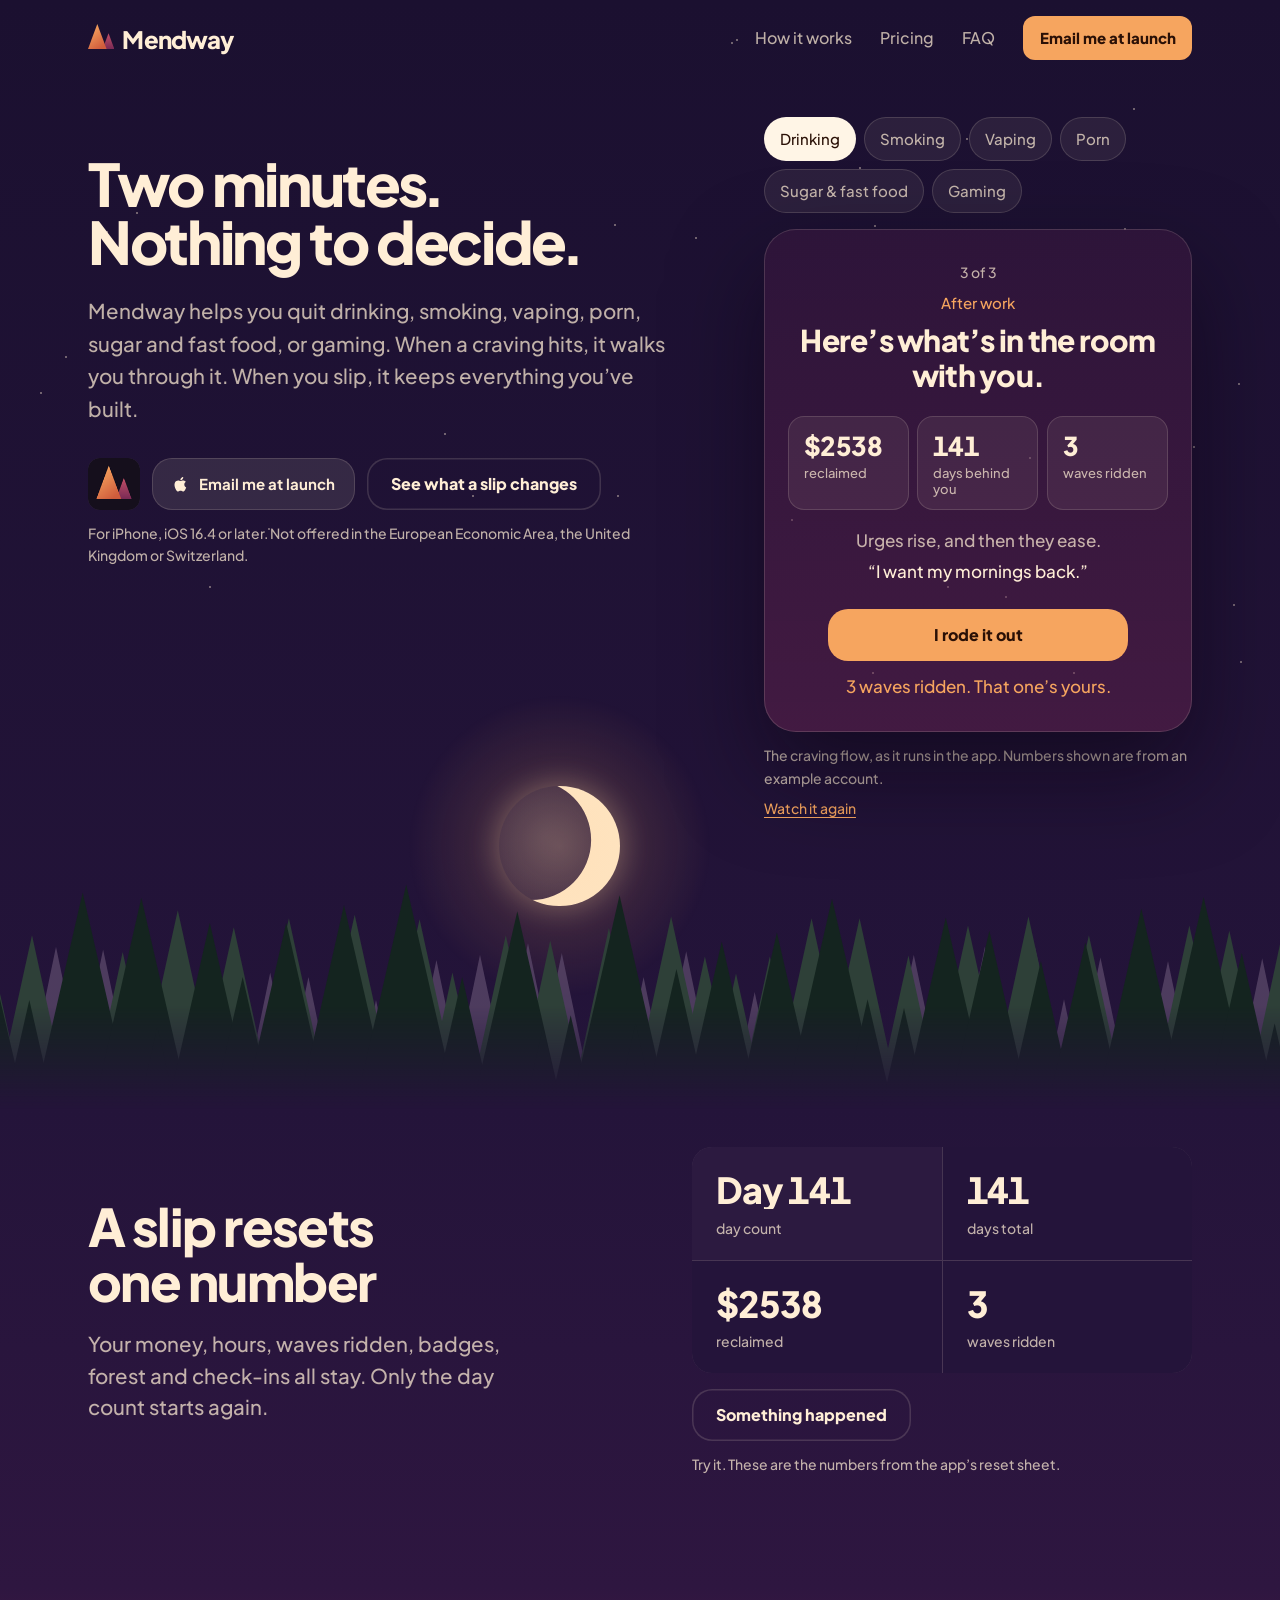
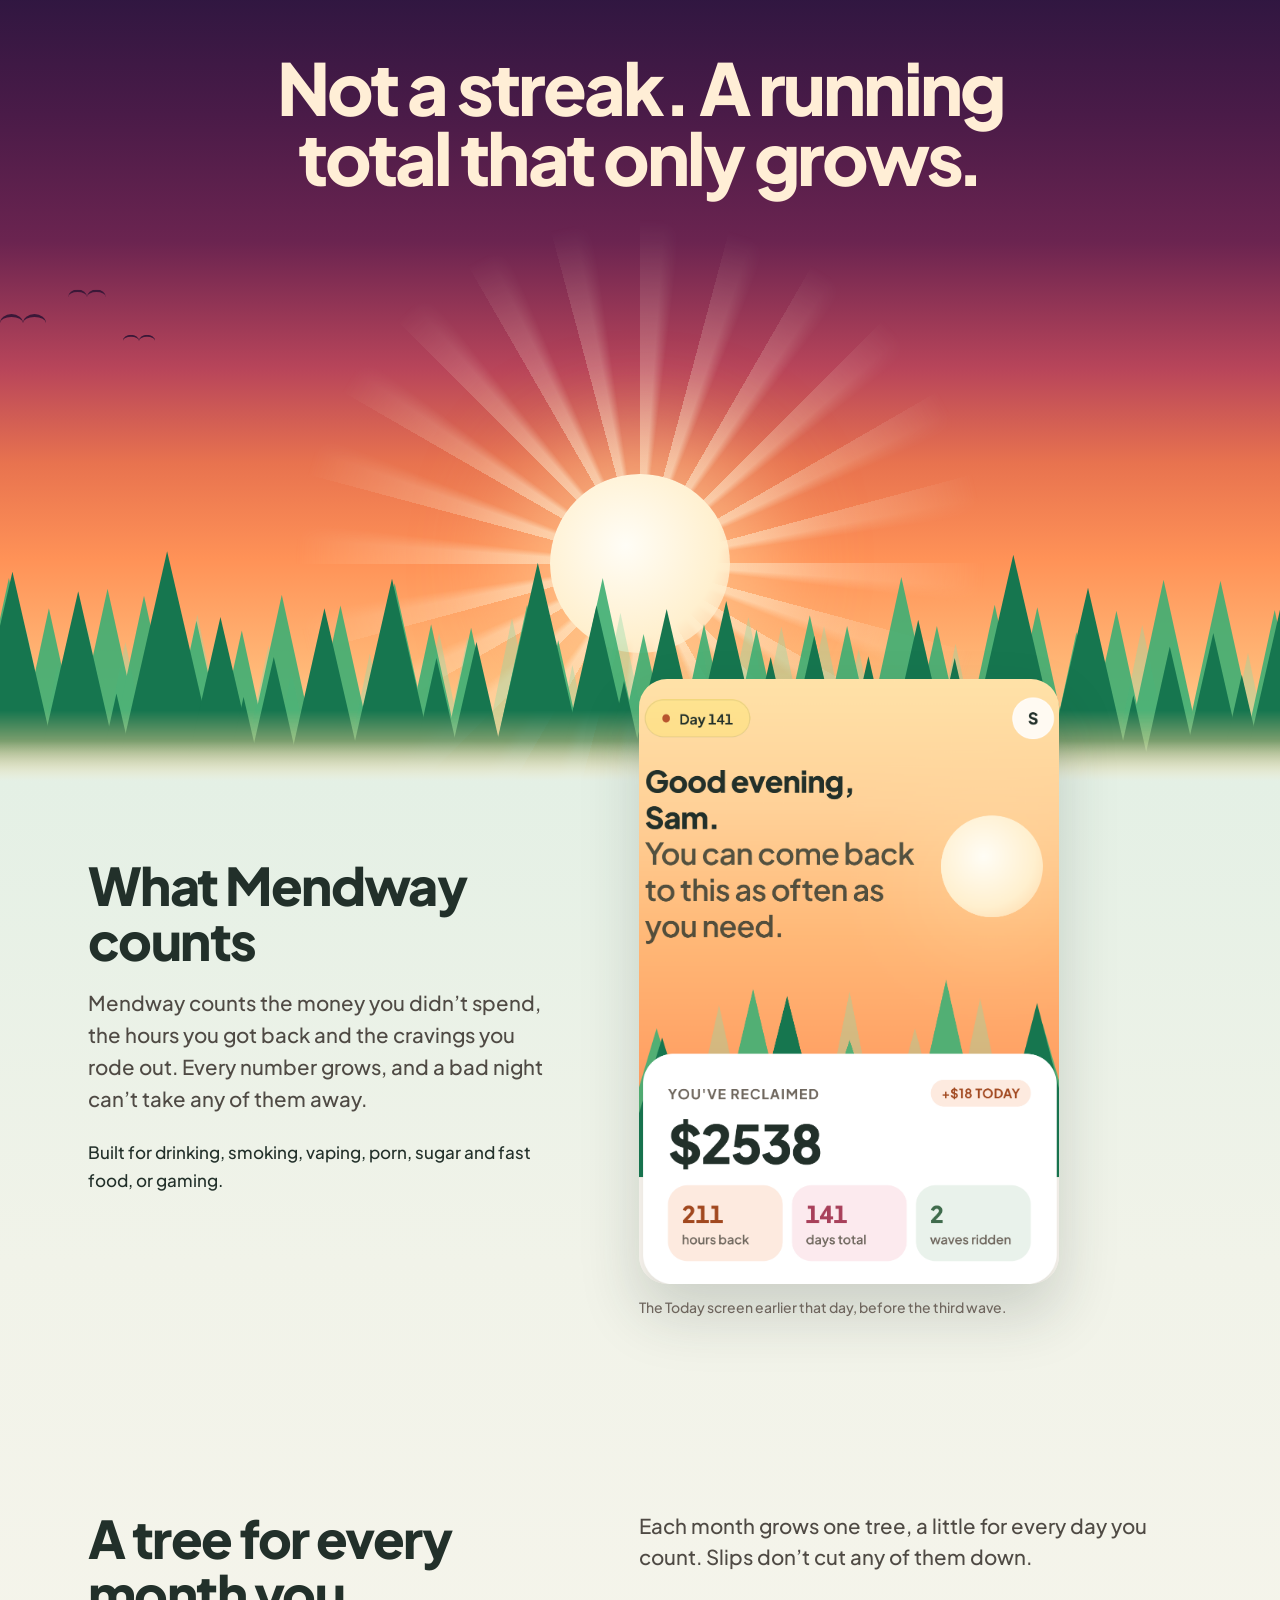
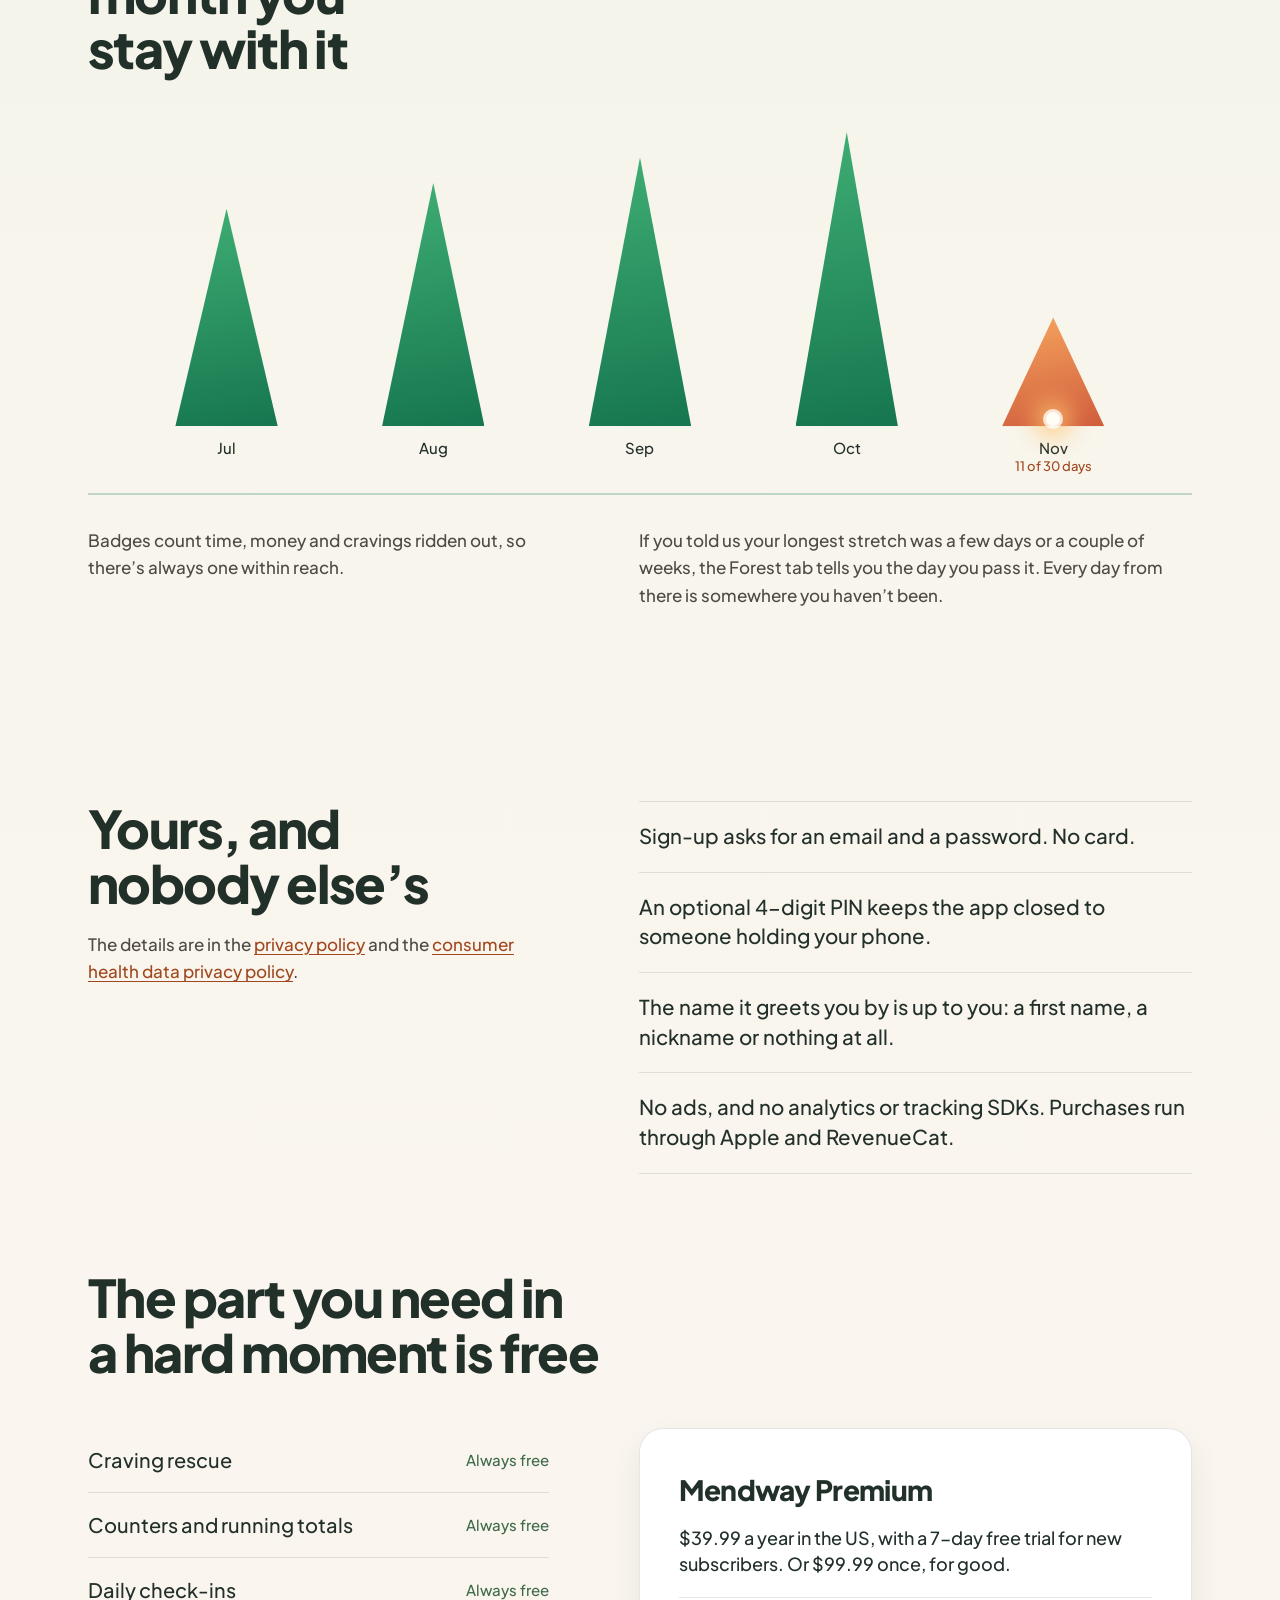
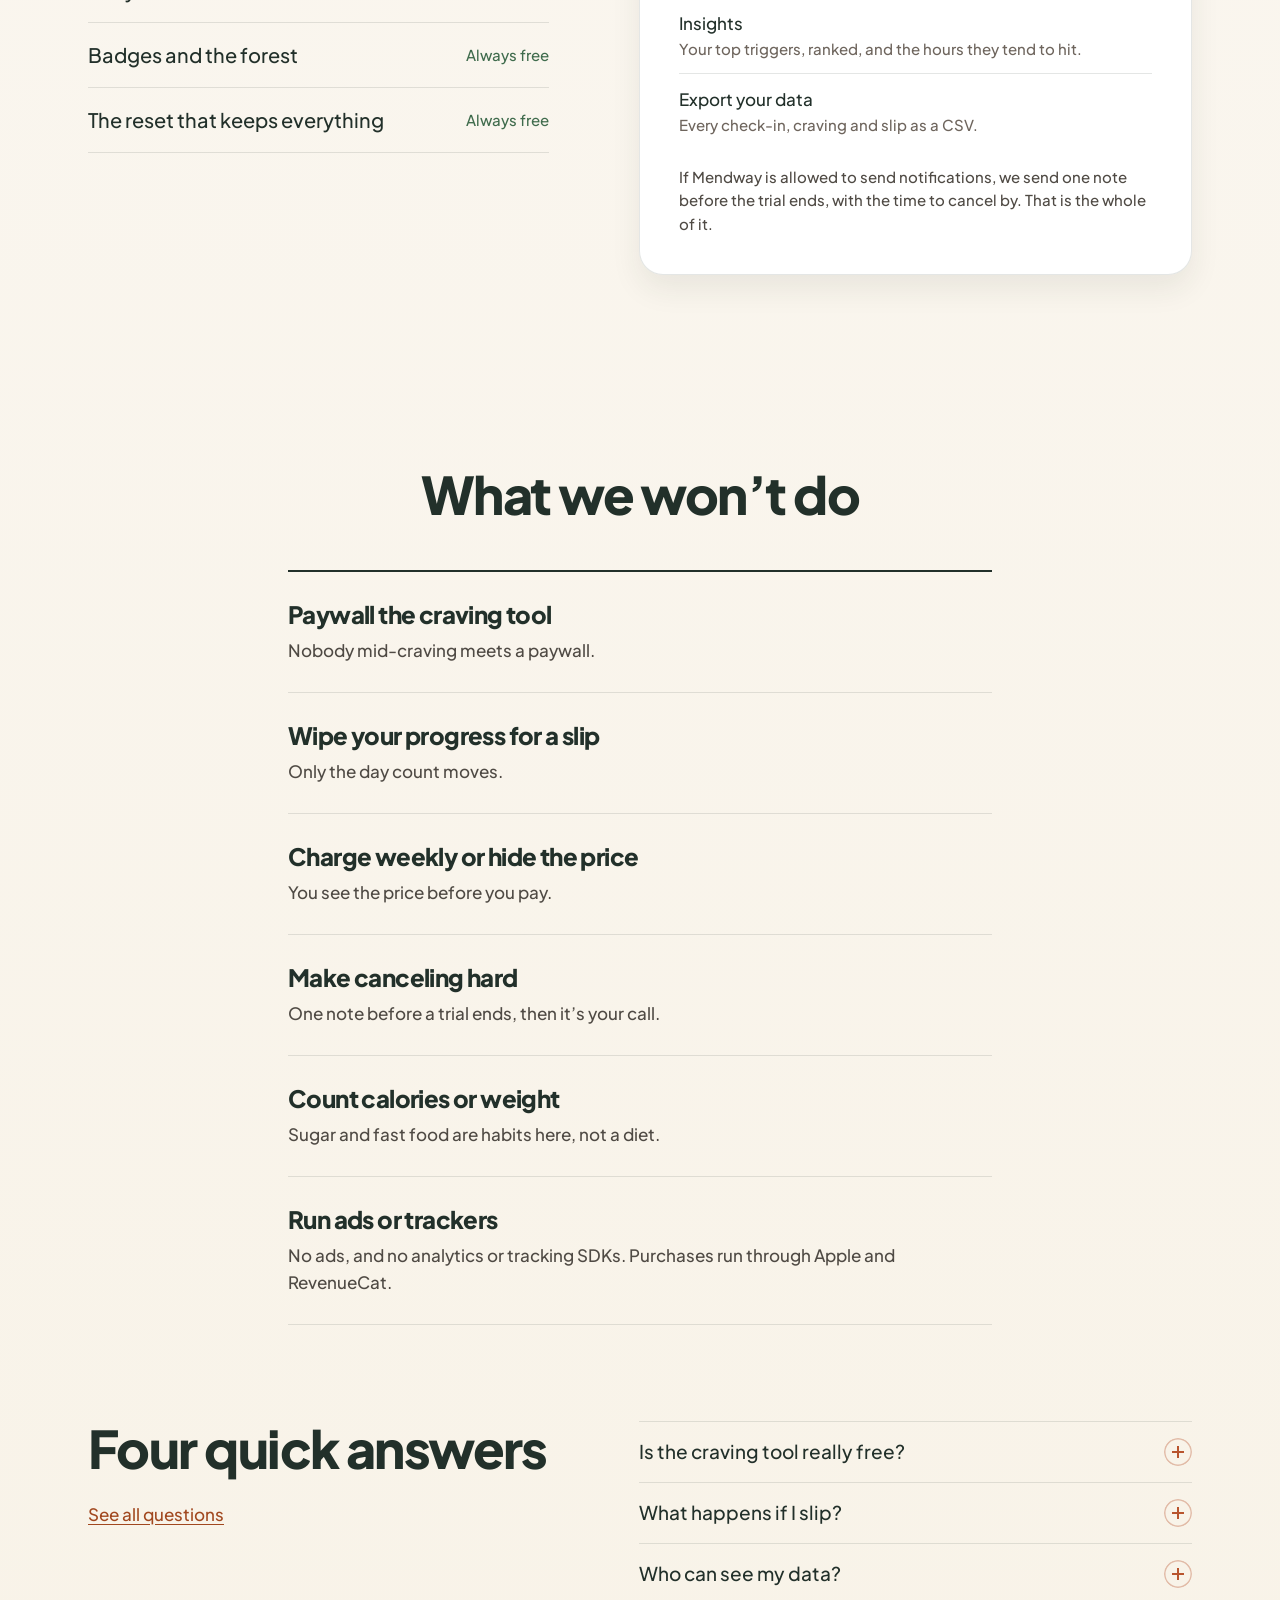
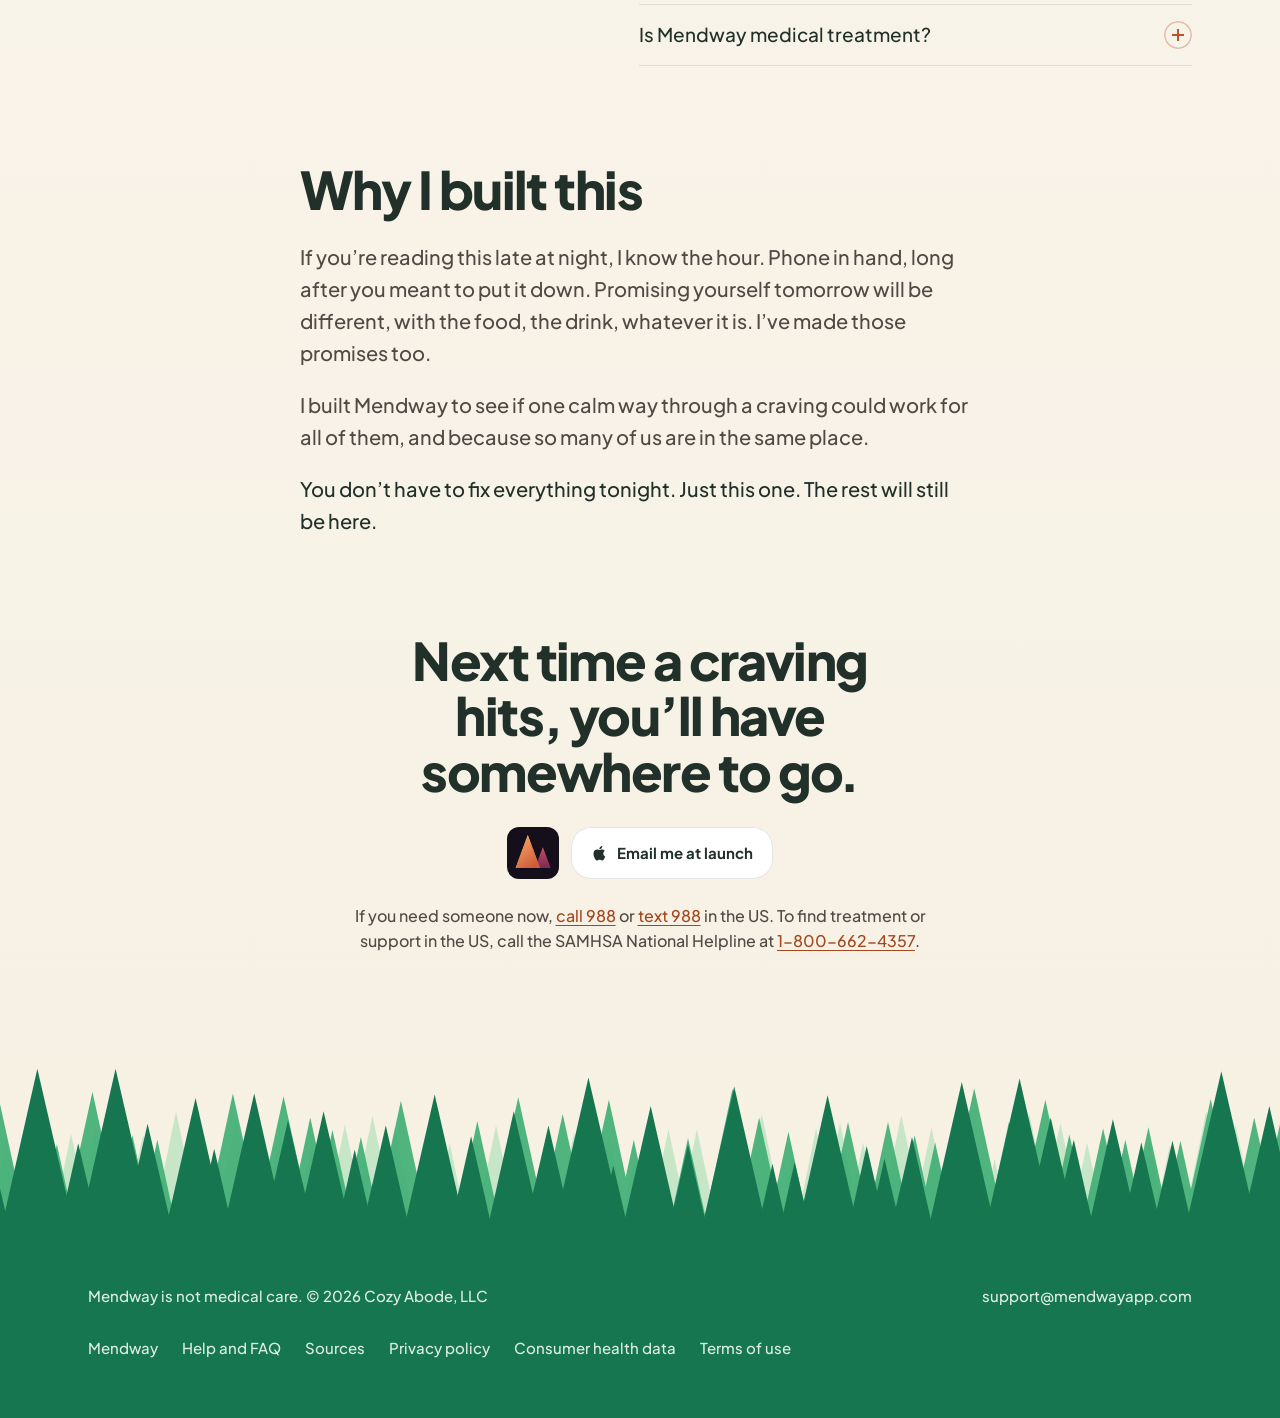
<file: index.html>
<!DOCTYPE html>
<html lang="en-US" class="home">
<head>
<meta charset="utf-8">
<meta name="viewport" content="width=device-width, initial-scale=1">
<title>Mendway: ride out the craving, keep what you've built</title>
<meta name="description" content="Mendway is an iPhone app for quitting drinking, smoking, vaping, porn, sugar or gaming. When a craving hits, it walks you through it. A slip keeps your progress.">
<link rel="canonical" href="https://mendwayapp.com/">
<meta http-equiv="Content-Security-Policy" content="default-src 'none'; style-src 'self'; img-src 'self'; font-src 'self'; base-uri 'none'; form-action 'none'">
<meta name="referrer" content="no-referrer">
<meta name="theme-color" content="#1B1030">
<link rel="icon" href="/favicon.png" sizes="48x48" type="image/png">
<link rel="apple-touch-icon" href="/apple-touch-icon.png">
<meta property="og:type" content="website">
<meta property="og:site_name" content="Mendway">
<meta property="og:title" content="Mendway: ride out the craving, keep what you've built">
<meta property="og:description" content="Mendway is an iPhone app for quitting drinking, smoking, vaping, porn, sugar or gaming. When a craving hits, it walks you through it. A slip keeps your progress.">
<meta property="og:url" content="https://mendwayapp.com/">
<meta property="og:image" content="https://mendwayapp.com/og.png">
<meta name="twitter:card" content="summary_large_image">
<link rel="preload" href="fonts/plus-jakarta-sans-latin-800-normal.woff2" as="font" type="font/woff2" crossorigin>
<link rel="preload" href="fonts/plus-jakarta-sans-latin-700-normal.woff2" as="font" type="font/woff2" crossorigin>
<link rel="preload" href="fonts/plus-jakarta-sans-latin-500-normal.woff2" as="font" type="font/woff2" crossorigin>
<link rel="stylesheet" href="home.css">
<script type="application/ld+json">
{
  "@context": "https://schema.org",
  "@graph": [
    {
      "@type": "Organization",
      "@id": "https://mendwayapp.com/#org",
      "name": "Cozy Abode, LLC",
      "url": "https://mendwayapp.com/",
      "email": "support@mendwayapp.com"
    },
    {
      "@type": "MobileApplication",
      "name": "Mendway",
      "operatingSystem": "iOS",
      "applicationCategory": "HealthApplication",
      "description": "Counts what you get back when you quit a habit: the money, the hours and the days.",
      "publisher": { "@id": "https://mendwayapp.com/#org" },
      "offers": { "@type": "Offer", "price": "0", "priceCurrency": "USD" }
    }
  ]
}
</script>
</head>
<body>

<header class="nav">
  <div class="wrap">
    <a class="brand" href="/" aria-label="Mendway home"><svg viewBox="0 0 26.98 25.58" aria-hidden="true"><defs><linearGradient id="pg" x1="0.25" y1="0.067" x2="0.75" y2="0.933"><stop offset="0" stop-color="#F6A55F"/><stop offset="1" stop-color="#D05C3C"/></linearGradient><linearGradient id="pf" x1="0" y1="0" x2="0" y2="1"><stop offset="0" stop-color="#C24F66"/><stop offset="1" stop-color="#7A2A55"/></linearGradient></defs><polygon points="21,9.46 26.98,25.58 15.01,25.58" fill="url(#pf)"/><polygon points="9.5,0 19,25.58 0,25.58" fill="url(#pg)"/></svg>Mendway</a>
    <nav class="nav-links" aria-label="Main">
      <a href="#reset">How it works</a>
      <a href="#premium">Pricing</a>
      <a href="/faq/">FAQ</a>
    </nav>
    <span class="get nav-get-wrap"><a class="btn btn-ember nav-get" href="mailto:support@mendwayapp.com?subject=Tell%20me%20when%20Mendway%20launches">Email me at launch</a></span>
  </div>
</header>

<main>
<section class="hero" aria-labelledby="hero-title">
  <div class="stars" aria-hidden="true"><i></i><i></i><i></i><i></i><i></i><i></i><i></i><i></i><i></i><i></i><i></i><i></i><i></i><i></i><i></i><i></i><i></i><i></i><i></i><i></i><i></i><i></i><i></i><i></i><i></i><i></i><i></i><i></i><i></i><i></i><i></i><i></i><i></i><i></i><i></i><i></i></div>
  <div class="moon" aria-hidden="true"></div>
  <div class="meteors" aria-hidden="true"><i></i><i></i></div>
  <div class="wrap hero-grid">
    <h1 id="hero-title"><span>Two minutes<span class="dot">.</span></span> <span>Nothing to decide<span class="dot">.</span></span></h1>
    <div class="hero-demo">
      <p class="sr">The demo plays Mendway’s craving flow in three steps. First, “Nothing to decide yet.”: a ring paces your breathing, and you don’t have to count. Second, “What set this off?”: six short answers to tap, such as Stress or After work. Third, “Here’s what’s in the room with you.”: the money you’ve reclaimed, the days behind you and the waves you’ve ridden, the reason you wrote when you started, and an “I rode it out” button. The habit choices below switch the step two answers to that habit’s own.</p>
      <fieldset class="habit-tabs">
        <legend class="sr">Show the craving flow for</legend>
        <input type="radio" name="habit" id="h-alcohol" value="alcohol" checked><label for="h-alcohol">Drinking</label>
        <input type="radio" name="habit" id="h-smoking" value="smoking"><label for="h-smoking">Smoking</label>
        <input type="radio" name="habit" id="h-vaping" value="vaping"><label for="h-vaping">Vaping</label>
        <input type="radio" name="habit" id="h-porn" value="porn"><label for="h-porn">Porn</label>
        <input type="radio" name="habit" id="h-food" value="food"><label for="h-food">Sugar &amp; fast food</label>
        <input type="radio" name="habit" id="h-gaming" value="gaming"><label for="h-gaming">Gaming</label>
      </fieldset>
      <input type="checkbox" id="replay" class="toggle">
      <div class="stage stage-a" aria-hidden="true">
    <div class="seq">
      <div class="s s1">
        <p class="step">1 of 3</p>
        <p class="s-title">Nothing to decide yet.</p>
        <p class="s-sub">You don’t have to count. Just follow the ring.</p>
        <div class="ring"><div><div class="ring-label">Breathe in</div><div class="count"><span>4</span><span>3</span><span>2</span><span>1</span></div></div></div>
      </div>
      <div class="s s2">
        <p class="step">2 of 3</p>
        <p class="s-title">What set this off?</p>
        <p class="s-sub">Naming it can take some of the charge out.</p>
        <div class="chipsets"><div class="chips v v-alcohol"><span class="chip">Stress</span><span class="chip">Boredom</span><span class="chip">Social pressure</span><span class="chip pick">After work</span><span class="chip">Celebrating</span><span class="chip">Just habit</span></div><div class="chips v v-smoking"><span class="chip">Stress</span><span class="chip">Boredom</span><span class="chip">After a meal</span><span class="chip pick">With coffee</span><span class="chip">A work break</span><span class="chip">Just habit</span></div><div class="chips v v-vaping"><span class="chip">Stress</span><span class="chip">Boredom</span><span class="chip">After a meal</span><span class="chip">With coffee</span><span class="chip pick">A work break</span><span class="chip">Just habit</span></div><div class="chips v v-porn"><span class="chip">Stress</span><span class="chip">Boredom</span><span class="chip pick">Phone in bed</span><span class="chip">Alone at home</span><span class="chip">Scrolling led me here</span><span class="chip">Just habit</span></div><div class="chips v v-food"><span class="chip">Stress</span><span class="chip">Boredom</span><span class="chip">After work</span><span class="chip pick">Late-night kitchen</span><span class="chip">Saw an ad or a cue</span><span class="chip">Just habit</span></div><div class="chips v v-gaming"><span class="chip">Stress</span><span class="chip">Nothing else to do</span><span class="chip">Friends are online</span><span class="chip pick">Avoiding a task</span><span class="chip">Late night</span><span class="chip">Just habit</span></div></div>
        <span class="btn pill">That’s the one</span>
      </div>
      <div class="s s3">
        <p class="step">3 of 3</p>
        <p class="eyebrow"><span class="v v-alcohol">After work</span><span class="v v-smoking">With coffee</span><span class="v v-vaping">A work break</span><span class="v v-porn">Phone in bed</span><span class="v v-food">Late-night kitchen</span><span class="v v-gaming">Avoiding a task</span></p>
        <p class="s-title">Here’s what’s in the room with you.</p>
        <div class="tiles">
          <div class="tile"><b>$2538</b><small>reclaimed</small></div>
          <div class="tile"><b>141</b><small>days behind you</small></div>
          <div class="tile waves"><b class="n"><i class="from">2</i><i class="to">3</i></b><small>waves ridden</small></div>
        </div>
        <p class="why">Urges rise, and then they ease.<q>I want my mornings back.</q></p>
        <span class="btn btn-ember rode">I rode it out</span>
        <p class="beat">3 waves ridden. That one’s yours.</p>
      </div>
    </div>
  </div>
      <div class="stage stage-b" aria-hidden="true">
    <div class="seq">
      <div class="s s1">
        <p class="step">1 of 3</p>
        <p class="s-title">Nothing to decide yet.</p>
        <p class="s-sub">You don’t have to count. Just follow the ring.</p>
        <div class="ring"><div><div class="ring-label">Breathe in</div><div class="count"><span>4</span><span>3</span><span>2</span><span>1</span></div></div></div>
      </div>
      <div class="s s2">
        <p class="step">2 of 3</p>
        <p class="s-title">What set this off?</p>
        <p class="s-sub">Naming it can take some of the charge out.</p>
        <div class="chipsets"><div class="chips v v-alcohol"><span class="chip">Stress</span><span class="chip">Boredom</span><span class="chip">Social pressure</span><span class="chip pick">After work</span><span class="chip">Celebrating</span><span class="chip">Just habit</span></div><div class="chips v v-smoking"><span class="chip">Stress</span><span class="chip">Boredom</span><span class="chip">After a meal</span><span class="chip pick">With coffee</span><span class="chip">A work break</span><span class="chip">Just habit</span></div><div class="chips v v-vaping"><span class="chip">Stress</span><span class="chip">Boredom</span><span class="chip">After a meal</span><span class="chip">With coffee</span><span class="chip pick">A work break</span><span class="chip">Just habit</span></div><div class="chips v v-porn"><span class="chip">Stress</span><span class="chip">Boredom</span><span class="chip pick">Phone in bed</span><span class="chip">Alone at home</span><span class="chip">Scrolling led me here</span><span class="chip">Just habit</span></div><div class="chips v v-food"><span class="chip">Stress</span><span class="chip">Boredom</span><span class="chip">After work</span><span class="chip pick">Late-night kitchen</span><span class="chip">Saw an ad or a cue</span><span class="chip">Just habit</span></div><div class="chips v v-gaming"><span class="chip">Stress</span><span class="chip">Nothing else to do</span><span class="chip">Friends are online</span><span class="chip pick">Avoiding a task</span><span class="chip">Late night</span><span class="chip">Just habit</span></div></div>
        <span class="btn pill">That’s the one</span>
      </div>
      <div class="s s3">
        <p class="step">3 of 3</p>
        <p class="eyebrow"><span class="v v-alcohol">After work</span><span class="v v-smoking">With coffee</span><span class="v v-vaping">A work break</span><span class="v v-porn">Phone in bed</span><span class="v v-food">Late-night kitchen</span><span class="v v-gaming">Avoiding a task</span></p>
        <p class="s-title">Here’s what’s in the room with you.</p>
        <div class="tiles">
          <div class="tile"><b>$2538</b><small>reclaimed</small></div>
          <div class="tile"><b>141</b><small>days behind you</small></div>
          <div class="tile waves"><b class="n"><i class="from">2</i><i class="to">3</i></b><small>waves ridden</small></div>
        </div>
        <p class="why">Urges rise, and then they ease.<q>I want my mornings back.</q></p>
        <span class="btn btn-ember rode">I rode it out</span>
        <p class="beat">3 waves ridden. That one’s yours.</p>
      </div>
    </div>
  </div>
      <p class="stage-cap">The craving flow, as it runs in the app. Numbers shown are from an example account. <label for="replay" class="replay">Watch it again</label></p>
    </div>
    <p class="intro hero-intro">Mendway helps you quit drinking, smoking, vaping, porn, sugar and fast food, or gaming. When a craving hits, it walks you through it. When you slip, it keeps everything you’ve built.</p>
    <div class="hero-rest">
      
    <div class="ctas">
      <span class="get"><img class="app-icon" src="img/app-icon.png" width="96" height="96" alt=""><a class="soon" href="mailto:support@mendwayapp.com?subject=Tell%20me%20when%20Mendway%20launches"><svg viewBox="0 0 24 24" aria-hidden="true"><path d="M16.4 12.7c0-2.4 2-3.6 2.1-3.6-1.1-1.7-2.9-1.9-3.5-1.9-1.5-.2-2.9.9-3.7.9-.8 0-1.9-.9-3.2-.8-1.6 0-3.1 1-4 2.4-1.7 3-.4 7.4 1.2 9.8.8 1.2 1.8 2.5 3 2.4 1.2 0 1.7-.8 3.1-.8 1.5 0 1.9.8 3.2.8 1.3 0 2.2-1.2 3-2.4.9-1.4 1.3-2.7 1.3-2.8-.1 0-2.5-1-2.5-4zM14 5.5c.7-.8 1.1-1.9 1-3-1 0-2.1.7-2.8 1.5-.6.7-1.2 1.8-1 2.9 1.1.1 2.1-.6 2.8-1.4z"/></svg>Email me at launch</a></span>
      <a class="btn btn-quiet" href="#reset">See what a slip changes</a>
    </div>
    <p class="avail">For iPhone, iOS 16.4 or later. Not offered in the European Economic Area, the United Kingdom or Switzerland.</p>
    </div>
  </div>
  <div class="pines" aria-hidden="true"><svg class="p-far" viewBox="0 0 1440 300" preserveAspectRatio="xMidYMax slice"><g fill="#5C4A6B" opacity="0.75"><polygon points="-40,300 -12,163 17,300"/><polygon points="-3,300 23,172 50,300"/><polygon points="25,300 63,117 101,300"/><polygon points="79,300 116,120 154,300"/><polygon points="129,300 159,154 190,300"/><polygon points="158,300 183,177 209,300"/><polygon points="196,300 231,131 266,300"/><polygon points="238,300 263,180 288,300"/><polygon points="272,300 304,146 336,300"/><polygon points="316,300 347,151 378,300"/><polygon points="356,300 383,167 411,300"/><polygon points="398,300 423,177 449,300"/><polygon points="421,300 460,111 500,300"/><polygon points="456,300 491,132 526,300"/><polygon points="504,300 540,126 577,300"/><polygon points="555,300 594,113 633,300"/><polygon points="596,300 632,124 669,300"/><polygon points="652,300 691,110 731,300"/><polygon points="693,300 724,151 755,300"/><polygon points="735,300 772,122 809,300"/><polygon points="792,300 817,178 843,300"/><polygon points="822,300 849,168 877,300"/><polygon points="850,300 882,143 915,300"/><polygon points="882,300 916,138 950,300"/><polygon points="933,300 971,116 1010,300"/><polygon points="992,300 1028,126 1065,300"/><polygon points="1037,300 1067,156 1097,300"/><polygon points="1070,300 1108,117 1146,300"/><polygon points="1126,300 1164,116 1203,300"/><polygon points="1171,300 1197,176 1223,300"/><polygon points="1203,300 1238,129 1274,300"/><polygon points="1245,300 1274,158 1304,300"/><polygon points="1279,300 1314,133 1349,300"/><polygon points="1312,300 1350,115 1389,300"/><polygon points="1349,300 1378,160 1407,300"/><polygon points="1385,300 1420,130 1456,300"/><polygon points="1426,300 1451,177 1477,300"/><polygon points="1457,300 1490,141 1523,300"/></g></svg><svg class="p-mid" viewBox="0 0 1440 300" preserveAspectRatio="xMidYMax slice"><g fill="#2E4038"><polygon points="-40,300 -6,143 29,300"/><polygon points="-7,300 36,104 79,300"/><polygon points="56,300 97,111 139,300"/><polygon points="100,300 138,123 177,300"/><polygon points="151,300 200,76 249,300"/><polygon points="218,300 263,95 308,300"/><polygon points="278,300 325,85 372,300"/><polygon points="351,300 399,81 447,300"/><polygon points="425,300 472,86 519,300"/><polygon points="476,300 509,146 543,300"/><polygon points="526,300 569,104 612,300"/><polygon points="578,300 619,110 661,300"/><polygon points="641,300 685,96 730,300"/><polygon points="708,300 755,83 803,300"/><polygon points="756,300 793,128 831,300"/><polygon points="795,300 828,147 862,300"/><polygon points="829,300 866,128 904,300"/><polygon points="866,300 913,85 960,300"/><polygon points="920,300 967,85 1014,300"/><polygon points="984,300 1022,127 1060,300"/><polygon points="1044,300 1089,93 1135,300"/><polygon points="1110,300 1157,83 1205,300"/><polygon points="1182,300 1225,104 1268,300"/><polygon points="1244,300 1286,105 1329,300"/><polygon points="1293,300 1338,93 1384,300"/><polygon points="1339,300 1383,99 1427,300"/><polygon points="1400,300 1445,91 1491,300"/><polygon points="1461,300 1500,119 1540,300"/></g></svg><svg class="p-near" viewBox="0 0 1440 300" preserveAspectRatio="xMidYMax slice"><g fill="#14241F"><polygon points="-40,300 -6,150 29,300"/><polygon points="5,300 33,177 61,300"/><polygon points="37,300 93,56 149,300"/><polygon points="105,300 159,62 214,300"/><polygon points="156,300 177,207 198,300"/><polygon points="188,300 236,90 284,300"/><polygon points="239,300 273,151 307,300"/><polygon points="274,300 322,90 370,300"/><polygon points="335,300 387,70 440,300"/><polygon points="399,300 457,47 515,300"/><polygon points="486,300 520,151 554,300"/><polygon points="531,300 582,77 633,300"/><polygon points="590,300 611,207 632,300"/><polygon points="618,300 642,194 666,300"/><polygon points="642,300 697,59 752,300"/><polygon points="693,300 715,203 737,300"/><polygon points="725,300 761,142 797,300"/><polygon points="769,300 812,111 855,300"/><polygon points="829,300 874,101 920,300"/><polygon points="882,300 936,63 991,300"/><polygon points="948,300 976,176 1005,300"/><polygon points="991,300 1017,186 1043,300"/><polygon points="1015,300 1064,84 1114,300"/><polygon points="1067,300 1113,99 1159,300"/><polygon points="1133,300 1171,133 1209,300"/><polygon points="1178,300 1221,112 1264,300"/><polygon points="1233,300 1284,74 1336,300"/><polygon points="1300,300 1354,61 1409,300"/><polygon points="1357,300 1397,124 1437,300"/><polygon points="1412,300 1434,203 1456,300"/><polygon points="1444,300 1500,55 1556,300"/></g></svg></div>
</section>

<section class="reset" id="reset" aria-labelledby="reset-title">
  <div class="wrap split">
    <div>
      <h2 id="reset-title">A slip resets one number</h2>
      <p class="lede">Your money, hours, waves ridden, badges, forest and check-ins all stay. Only the day count starts again.</p>
    </div>
    <div class="demo">
      <input type="checkbox" id="slip" class="toggle">
      <div class="ledger">
        <div class="cell lead"><b class="roll"><i class="before">Day 141</i><i class="after">Day 1</i></b><span>day count</span></div>
        <div class="cell"><b>141</b><span>days total</span><em class="kept k2">Kept</em></div>
        <div class="cell"><b>$2538</b><span>reclaimed</span><em class="kept k3">Kept</em></div>
        <div class="cell"><b>3</b><span>waves ridden</span><em class="kept k4">Kept</em></div>
      </div>
      <label for="slip" class="btn btn-quiet"><span class="off">Something happened</span><span class="on">Show it again</span></label>
      <span class="demo-note">Try it. These are the numbers from the app’s reset sheet.</span>
    </div>
  </div>
</section>

<section class="sunrise" aria-labelledby="sunrise-title">
  <div class="sun" aria-hidden="true"></div>
  <div class="birds" aria-hidden="true"><i></i><i></i><i></i></div>
  <div class="wrap"><h2 id="sunrise-title">Not a streak. A&nbsp;running total that only grows<span class="dot">.</span></h2></div>
  <div class="horizon" aria-hidden="true"><svg class="p-far" viewBox="0 0 1440 300" preserveAspectRatio="xMidYMax slice"><g fill="#8FD9A8" opacity="0.38"><polygon points="-40,300 -9,150 23,300"/><polygon points="-5,300 30,130 66,300"/><polygon points="38,300 65,169 93,300"/><polygon points="64,300 99,129 135,300"/><polygon points="109,300 141,143 174,300"/><polygon points="156,300 182,173 209,300"/><polygon points="183,300 222,112 261,300"/><polygon points="227,300 256,158 286,300"/><polygon points="270,300 302,147 334,300"/><polygon points="303,300 328,177 354,300"/><polygon points="340,300 372,147 404,300"/><polygon points="386,300 416,156 446,300"/><polygon points="416,300 448,143 481,300"/><polygon points="459,300 494,133 529,300"/><polygon points="492,300 526,137 560,300"/><polygon points="538,300 576,116 615,300"/><polygon points="579,300 610,149 642,300"/><polygon points="617,300 644,169 672,300"/><polygon points="659,300 698,110 738,300"/><polygon points="717,300 742,180 767,300"/><polygon points="755,300 788,141 821,300"/><polygon points="804,300 842,115 881,300"/><polygon points="843,300 879,126 916,300"/><polygon points="891,300 927,125 964,300"/><polygon points="935,300 966,151 997,300"/><polygon points="969,300 995,175 1021,300"/><polygon points="993,300 1030,121 1068,300"/><polygon points="1043,300 1075,145 1108,300"/><polygon points="1084,300 1121,120 1159,300"/><polygon points="1136,300 1164,162 1193,300"/><polygon points="1181,300 1211,155 1241,300"/><polygon points="1209,300 1239,155 1269,300"/><polygon points="1249,300 1285,124 1322,300"/><polygon points="1288,300 1322,135 1357,300"/><polygon points="1329,300 1362,139 1396,300"/><polygon points="1374,300 1404,155 1434,300"/><polygon points="1419,300 1446,168 1474,300"/><polygon points="1459,300 1490,151 1521,300"/></g></svg><svg class="p-mid" viewBox="0 0 1440 300" preserveAspectRatio="xMidYMax slice"><g fill="#3FAE74" opacity="0.9"><polygon points="-40,300 10,71 60,300"/><polygon points="13,300 55,105 98,300"/><polygon points="74,300 121,83 169,300"/><polygon points="117,300 162,91 208,300"/><polygon points="182,300 221,119 261,300"/><polygon points="235,300 272,130 309,300"/><polygon points="271,300 317,90 363,300"/><polygon points="340,300 383,102 427,300"/><polygon points="395,300 444,77 493,300"/><polygon points="447,300 485,123 524,300"/><polygon points="492,300 530,127 568,300"/><polygon points="550,300 593,101 637,300"/><polygon points="594,300 628,141 663,300"/><polygon points="628,300 678,71 728,300"/><polygon points="688,300 724,134 761,300"/><polygon points="720,300 753,150 786,300"/><polygon points="754,300 792,123 831,300"/><polygon points="814,300 851,129 889,300"/><polygon points="870,300 911,113 952,300"/><polygon points="915,300 953,125 992,300"/><polygon points="964,300 1014,70 1065,300"/><polygon points="1016,300 1054,125 1093,300"/><polygon points="1076,300 1119,101 1163,300"/><polygon points="1124,300 1167,104 1210,300"/><polygon points="1175,300 1211,132 1248,300"/><polygon points="1214,300 1256,108 1298,300"/><polygon points="1260,300 1309,73 1359,300"/><polygon points="1324,300 1373,74 1423,300"/><polygon points="1392,300 1434,107 1476,300"/><polygon points="1431,300 1473,105 1516,300"/></g></svg><svg class="p-near" viewBox="0 0 1440 300" preserveAspectRatio="xMidYMax slice"><g fill="#16764F"><polygon points="-40,300 14,64 68,300"/><polygon points="39,300 88,86 137,300"/><polygon points="109,300 131,201 154,300"/><polygon points="129,300 188,41 248,300"/><polygon points="206,300 248,115 291,300"/><polygon points="253,300 274,205 296,300"/><polygon points="276,300 308,160 340,300"/><polygon points="321,300 365,105 410,300"/><polygon points="389,300 441,72 493,300"/><polygon points="460,300 491,161 523,300"/><polygon points="500,300 536,143 572,300"/><polygon points="549,300 605,54 662,300"/><polygon points="626,300 671,102 717,300"/><polygon points="677,300 702,187 728,300"/><polygon points="706,300 750,106 795,300"/><polygon points="771,300 817,97 864,300"/><polygon points="835,300 867,160 899,300"/><polygon points="879,300 916,136 954,300"/><polygon points="915,300 938,199 961,300"/><polygon points="945,300 977,159 1009,300"/><polygon points="992,300 1033,118 1075,300"/><polygon points="1043,300 1074,161 1106,300"/><polygon points="1082,300 1140,45 1199,300"/><polygon points="1174,300 1224,82 1274,300"/><polygon points="1253,300 1275,203 1297,300"/><polygon points="1282,300 1316,148 1351,300"/><polygon points="1327,300 1365,133 1403,300"/><polygon points="1370,300 1397,180 1425,300"/><polygon points="1396,300 1447,76 1499,300"/><polygon points="1449,300 1505,55 1561,300"/></g></svg></div>
</section>

<div class="day">
<section class="ledger-sec" aria-labelledby="ledger-title">
  <div class="wrap split">
    <div>
      <h2 id="ledger-title">What Mendway counts</h2>
      <p class="lede">Mendway counts the money you didn’t spend, the hours you got back and the cravings you rode out. Every number grows, and a bad night can’t take any of them away.</p>
      <p class="habits">Built for drinking, smoking, vaping, porn, sugar and fast food, or gaming.</p>
    </div>
    <figure class="rv-shot">
      <img class="shot" src="assets/shots/today-top.png" width="1089" height="1569" alt="Mendway's Today screen: Good evening, Sam. You've reclaimed $2538, plus $18 today, 211 hours back, 141 days total, 2 waves ridden." loading="lazy">
      <figcaption class="shot-cap">The Today screen earlier that day, before the third wave.</figcaption>
    </figure>
  </div>
</section>

<div class="linen">
<section class="forest-sec" aria-labelledby="forest-title">
  <div class="wrap">
    <div class="split">
      <h2 id="forest-title">A tree for every month you stay with it</h2>
      <p class="lede">Each month grows one tree, a little for every day you count. Slips don’t cut any of them down.</p>
    </div>
    <div class="grove" role="list" aria-label="A forest: full trees for July to October, November still growing">
      <div class="tree t1" role="listitem"><i></i><span>Jul</span></div>
      <div class="tree t2" role="listitem"><i></i><span>Aug</span></div>
      <div class="tree t3" role="listitem"><i></i><span>Sep</span></div>
      <div class="tree t4" role="listitem"><i></i><span>Oct</span></div>
      <div class="tree t5" role="listitem"><i></i><b class="mote" aria-hidden="true"></b><span>Nov<small>11 of 30 days</small></span></div>
    </div>
    <div class="forest-notes split">
      <p>Badges count time, money and cravings ridden out, so there’s always one within reach.</p>
      <p>If you told us your longest stretch was a few days or a couple of weeks, the Forest tab tells you the day you pass it. Every day from there is somewhere you haven’t been.</p>
    </div>
  </div>
</section>

<section class="priv-sec" aria-labelledby="priv-title">
  <div class="wrap split">
    <div>
      <h2 id="priv-title">Yours, and nobody else’s</h2>
      <p class="priv-links">The details are in the <a href="/privacy/">privacy policy</a> and the <a href="/health-data/">consumer health data privacy policy</a>.</p>
    </div>
    <ul class="priv-list">
      <li>Sign-up asks for an email and a password. No card.</li>
      <li>An optional 4-digit PIN keeps the app closed to someone holding your phone.</li>
      <li>The name it greets you by is up to you: a first name, a nickname or nothing at all.</li>
      <li>No ads, and no analytics or tracking SDKs. Purchases run through Apple and RevenueCat.</li>
    </ul>
  </div>
</section>

<section class="price-sec" id="premium" aria-labelledby="price-title">
  <div class="wrap">
    <h2 id="price-title">The part you need in a hard moment is free</h2>
    <div class="split">
      <ul class="free-list">
        <li>Craving rescue <span>Always free</span></li>
        <li>Counters and running totals <span>Always free</span></li>
        <li>Daily check-ins <span>Always free</span></li>
        <li>Badges and the forest <span>Always free</span></li>
        <li>The reset that keeps everything <span>Always free</span></li>
      </ul>
      <div class="plan">
        <h3>Mendway Premium</h3>
        <p class="price">$39.99 a year in the US, with a 7-day free trial for new subscribers. Or $99.99 once, for good.</p>
        <ul>
          <li>Insights<small>Your top triggers, ranked, and the hours they tend to hit.</small></li>
          <li>Export your data<small>Every check-in, craving and slip as a CSV.</small></li>
        </ul>
        <p class="fine">If Mendway is allowed to send notifications, we send one note before the trial ends, with the time to cancel by. That is the whole of it.</p>
      </div>
    </div>
  </div>
</section>

<section class="wont" aria-labelledby="wont-title">
  <div class="wrap">
    <h2 id="wont-title">What we won’t do</h2>
    <ul class="promise">
      <li><b>Paywall the craving tool</b><span>Nobody mid-craving meets a paywall.</span></li>
      <li><b>Wipe your progress for a slip</b><span>Only the day count moves.</span></li>
      <li><b>Charge weekly or hide the price</b><span>You see the price before you pay.</span></li>
      <li><b>Make canceling hard</b><span>One note before a trial ends, then it’s your call.</span></li>
      <li><b>Count calories or weight</b><span>Sugar and fast food are habits here, not a diet.</span></li>
      <li><b>Run ads or trackers</b><span>No ads, and no analytics or tracking SDKs. Purchases run through Apple and RevenueCat.</span></li>
    </ul>
  </div>
</section>

<section class="faq-sec" aria-labelledby="faq-title">
  <div class="wrap split">
    <div>
      <h2 id="faq-title">Four quick answers</h2>
      <p class="faq-more"><a href="/faq/">See all questions</a></p>
    </div>
    <div class="faq-list">
      <details>
        <summary>Is the craving tool really free?</summary>
        <p>Yes, the craving flow is free forever, for everybody, along with the counters, check-ins, badges, the forest and recording a slip. Premium adds Insights and a data export, and never limits the tools that help you.</p>
      </details>
      <details>
        <summary>What happens if I slip?</summary>
        <p>You keep your money, hours, forest, badges, check-ins, waves ridden and total days, exactly as they were. The only thing that moves is that habit’s day count, which reads day 1 from today.</p>
      </details>
      <details>
        <summary>Who can see my data?</summary>
        <p>Your account data is kept with Supabase, and nobody else who uses Mendway can see your habits, check-ins or notes. It isn’t end-to-end encrypted, so the people who run Mendway could technically see it.</p>
      </details>
      <details>
        <summary>Is Mendway medical treatment?</summary>
        <p>No, Mendway is a self-help tool, not medical advice or treatment. Please check with a doctor before making medical decisions.</p>
      </details>
    </div>
  </div>
</section>

<section class="founder" aria-labelledby="founder-title">
  <div class="wrap">
    <div class="letter">
      <h2 id="founder-title">Why I built this</h2>
      <p>If you’re reading this late at night, I know the hour. Phone in hand, long after you meant to put it down. Promising yourself tomorrow will be different, with the food, the drink, whatever it is. I’ve made those promises too.</p>
      <p>I built Mendway to see if one calm way through a craving could work for all of them, and because so many of us are in the same place.</p>
      <p>You don’t have to fix everything tonight. Just this one. The rest will still be here.</p>
    </div>
  </div>
</section>

<section class="close" aria-labelledby="close-title">
  <div class="wrap">
    <h2 id="close-title">Next time a craving hits, you’ll have somewhere to go<span class="dot">.</span></h2>
    <div class="ctas"><span class="get"><img class="app-icon" src="img/app-icon.png" width="96" height="96" alt=""><a class="soon" href="mailto:support@mendwayapp.com?subject=Tell%20me%20when%20Mendway%20launches"><svg viewBox="0 0 24 24" aria-hidden="true"><path d="M16.4 12.7c0-2.4 2-3.6 2.1-3.6-1.1-1.7-2.9-1.9-3.5-1.9-1.5-.2-2.9.9-3.7.9-.8 0-1.9-.9-3.2-.8-1.6 0-3.1 1-4 2.4-1.7 3-.4 7.4 1.2 9.8.8 1.2 1.8 2.5 3 2.4 1.2 0 1.7-.8 3.1-.8 1.5 0 1.9.8 3.2.8 1.3 0 2.2-1.2 3-2.4.9-1.4 1.3-2.7 1.3-2.8-.1 0-2.5-1-2.5-4zM14 5.5c.7-.8 1.1-1.9 1-3-1 0-2.1.7-2.8 1.5-.6.7-1.2 1.8-1 2.9 1.1.1 2.1-.6 2.8-1.4z"/></svg>Email me at launch</a></span></div>
    <p class="help">If you need someone now, <a href="tel:988">call 988</a> or <a href="sms:988">text 988</a> in the US. To find treatment or support in the US, call the SAMHSA National Helpline at <a href="tel:18006624357">1-800-662-4357</a>.</p>
  </div>
  <div class="daypines" aria-hidden="true"><svg class="p-far" viewBox="0 0 1440 300" preserveAspectRatio="xMidYMax slice"><g fill="#8FD9A8" opacity="0.45"><polygon points="-40,300 -19,196 3,300"/><polygon points="-16,300 7,186 31,300"/><polygon points="7,300 35,165 63,300"/><polygon points="33,300 53,202 74,300"/><polygon points="55,300 80,178 106,300"/><polygon points="81,300 108,169 136,300"/><polygon points="106,300 131,179 156,300"/><polygon points="136,300 161,179 186,300"/><polygon points="168,300 198,153 229,300"/><polygon points="213,300 232,205 252,300"/><polygon points="237,300 265,162 294,300"/><polygon points="263,300 285,193 307,300"/><polygon points="290,300 315,180 340,300"/><polygon points="328,300 351,186 375,300"/><polygon points="361,300 388,168 416,300"/><polygon points="390,300 419,158 449,300"/><polygon points="417,300 444,171 471,300"/><polygon points="456,300 476,204 496,300"/><polygon points="483,300 506,189 529,300"/><polygon points="507,300 526,205 546,300"/><polygon points="531,300 558,169 586,300"/><polygon points="565,300 586,197 608,300"/><polygon points="593,300 613,201 634,300"/><polygon points="620,300 646,176 672,300"/><polygon points="660,300 685,179 710,300"/><polygon points="694,300 714,201 735,300"/><polygon points="726,300 752,173 779,300"/><polygon points="758,300 784,173 811,300"/><polygon points="798,300 820,192 843,300"/><polygon points="827,300 857,156 887,300"/><polygon points="872,300 892,202 913,300"/><polygon points="892,300 918,172 945,300"/><polygon points="917,300 945,166 973,300"/><polygon points="948,300 971,188 995,300"/><polygon points="984,300 1014,157 1044,300"/><polygon points="1021,300 1048,171 1075,300"/><polygon points="1049,300 1069,201 1090,300"/><polygon points="1072,300 1094,192 1117,300"/><polygon points="1100,300 1119,206 1139,300"/><polygon points="1128,300 1158,156 1188,300"/><polygon points="1165,300 1193,166 1221,300"/><polygon points="1200,300 1223,188 1247,300"/><polygon points="1225,300 1243,210 1262,300"/><polygon points="1245,300 1266,196 1288,300"/><polygon points="1268,300 1292,183 1317,300"/><polygon points="1294,300 1316,191 1339,300"/><polygon points="1327,300 1357,153 1388,300"/><polygon points="1363,300 1390,168 1418,300"/><polygon points="1395,300 1416,200 1437,300"/><polygon points="1427,300 1457,156 1487,300"/><polygon points="1474,300 1495,198 1516,300"/></g></svg><svg class="p-mid" viewBox="0 0 1440 300" preserveAspectRatio="xMidYMax slice"><g fill="#3FAE74" opacity="0.9"><polygon points="-40,300 -3,131 34,300"/><polygon points="9,300 40,156 72,300"/><polygon points="40,300 64,190 88,300"/><polygon points="67,300 104,131 141,300"/><polygon points="123,300 149,180 175,300"/><polygon points="152,300 177,185 202,300"/><polygon points="187,300 215,169 244,300"/><polygon points="226,300 262,133 299,300"/><polygon points="283,300 319,136 355,300"/><polygon points="319,300 349,160 380,300"/><polygon points="347,300 374,174 402,300"/><polygon points="381,300 406,182 432,300"/><polygon points="417,300 451,141 486,300"/><polygon points="467,300 494,177 521,300"/><polygon points="508,300 537,164 567,300"/><polygon points="548,300 583,137 619,300"/><polygon points="602,300 633,156 665,300"/><polygon points="650,300 685,140 720,300"/><polygon points="688,300 713,185 738,300"/><polygon points="713,300 737,190 761,300"/><polygon points="749,300 774,183 800,300"/><polygon points="787,300 824,128 862,300"/><polygon points="824,300 854,160 885,300"/><polygon points="860,300 887,176 914,300"/><polygon points="902,300 926,190 950,300"/><polygon points="925,300 954,165 984,300"/><polygon points="970,300 999,165 1029,300"/><polygon points="1003,300 1029,180 1055,300"/><polygon points="1028,300 1052,188 1077,300"/><polygon points="1058,300 1096,127 1134,300"/><polygon points="1106,300 1135,165 1165,300"/><polygon points="1141,300 1176,140 1211,300"/><polygon points="1177,300 1203,179 1230,300"/><polygon points="1213,300 1241,172 1269,300"/><polygon points="1241,300 1266,185 1291,300"/><polygon points="1264,300 1292,171 1320,300"/><polygon points="1303,300 1328,186 1353,300"/><polygon points="1327,300 1362,139 1397,300"/><polygon points="1381,300 1411,160 1442,300"/><polygon points="1411,300 1449,126 1487,300"/><polygon points="1446,300 1480,144 1514,300"/></g></svg><svg class="p-near" viewBox="0 0 1440 300" preserveAspectRatio="xMidYMax slice"><g fill="#16764F"><polygon points="-40,300 -23,222 -5,300"/><polygon points="-19,300 -3,227 14,300"/><polygon points="-2,300 42,105 87,300"/><polygon points="63,300 88,189 114,300"/><polygon points="86,300 130,105 175,300"/><polygon points="136,300 166,167 197,300"/><polygon points="183,300 220,138 257,300"/><polygon points="217,300 241,195 265,300"/><polygon points="248,300 286,133 324,300"/><polygon points="293,300 324,163 356,300"/><polygon points="331,300 364,153 398,300"/><polygon points="376,300 399,196 423,300"/><polygon points="404,300 434,169 464,300"/><polygon points="451,300 489,134 527,300"/><polygon points="486,300 502,229 518,300"/><polygon points="503,300 530,181 557,300"/><polygon points="545,300 578,153 612,300"/><polygon points="587,300 617,169 647,300"/><polygon points="620,300 662,115 705,300"/><polygon points="671,300 690,214 710,300"/><polygon points="697,300 732,147 767,300"/><polygon points="749,300 774,190 799,300"/><polygon points="786,300 826,125 866,300"/><polygon points="828,300 845,222 863,300"/><polygon points="849,300 869,212 889,300"/><polygon points="874,300 894,210 915,300"/><polygon points="894,300 931,135 969,300"/><polygon points="951,300 975,192 1000,300"/><polygon points="974,300 995,206 1017,300"/><polygon points="999,300 1026,182 1053,300"/><polygon points="1041,300 1082,120 1123,300"/><polygon points="1105,300 1147,116 1189,300"/><polygon points="1150,300 1182,160 1214,300"/><polygon points="1182,300 1208,185 1234,300"/><polygon points="1221,300 1252,162 1284,300"/><polygon points="1259,300 1284,188 1310,300"/><polygon points="1293,300 1319,186 1345,300"/><polygon points="1330,300 1374,108 1418,300"/><polygon points="1393,300 1428,147 1463,300"/><polygon points="1435,300 1451,229 1467,300"/><polygon points="1455,300 1473,219 1492,300"/><polygon points="1475,300 1509,149 1544,300"/></g></svg></div>
  <div class="floor-note">
    <div class="wrap">
      <div class="floor-row">
        <p>Mendway is not medical care. © 2026 Cozy Abode, LLC</p>
        <a href="mailto:support@mendwayapp.com">support@mendwayapp.com</a>
      </div>
    </div>
  </div>
</section>
</div>
</div>
</main>

<footer>
<nav aria-label="Mendway">
  <a href="/">Mendway</a>
  <a href="/faq/">Help and FAQ</a>
  <a href="/sources/">Sources</a>
  <a href="/privacy/">Privacy policy</a>
  <a href="/health-data/">Consumer health data</a>
  <a href="/terms/">Terms of use</a>
</nav>
</footer>
</body>
</html>
</file>
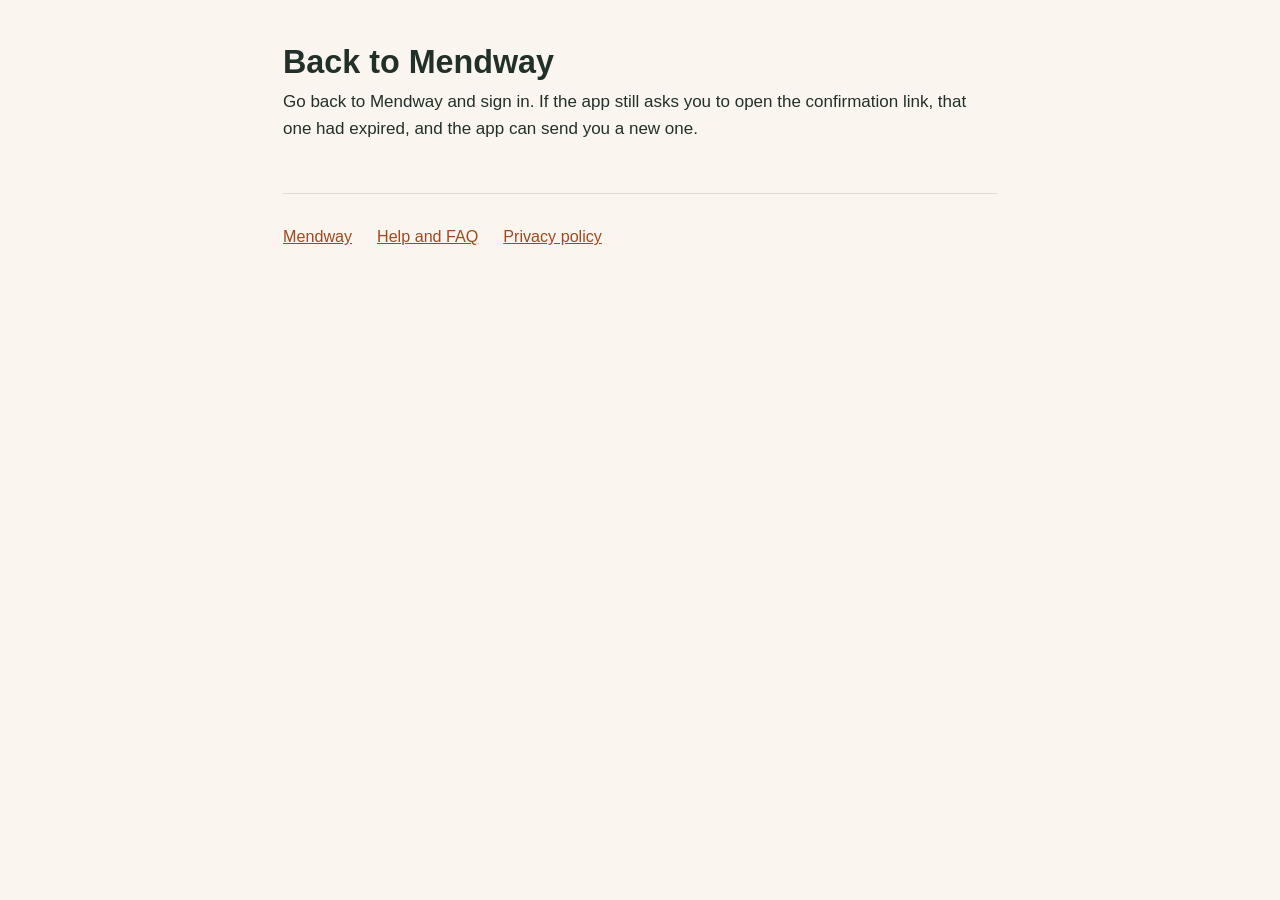
<file: confirmed/index.html>
<!DOCTYPE html>
<html lang="en-US">
<head>
  <meta charset="utf-8">
  <meta name="viewport" content="width=device-width, initial-scale=1">
  <title>Back to Mendway</title>
  <meta name="robots" content="noindex">
  <meta http-equiv="Content-Security-Policy" content="default-src 'none'; style-src 'self'; img-src 'self'; base-uri 'none'; form-action 'none'">
  <meta name="referrer" content="no-referrer">
  <meta name="theme-color" content="#FAF6EF" media="(prefers-color-scheme: light)">
  <meta name="theme-color" content="#150F1C" media="(prefers-color-scheme: dark)">
  <link rel="icon" href="/favicon.png" sizes="48x48" type="image/png">
  <link rel="apple-touch-icon" href="/apple-touch-icon.png">
  <link rel="stylesheet" href="/style.css">
</head>
<body>
<main>

<h1>Back to Mendway</h1>
<p>Go back to Mendway and sign in. If the app still asks you to open the confirmation link, that one had expired, and the app can send you a new one.</p>

</main>
<footer>
<nav aria-label="Mendway">
  <a href="/">Mendway</a>
  <a href="/faq/">Help and FAQ</a>
  <a href="/privacy/">Privacy policy</a>
</nav>
</footer>
</body>
</html>
</file>
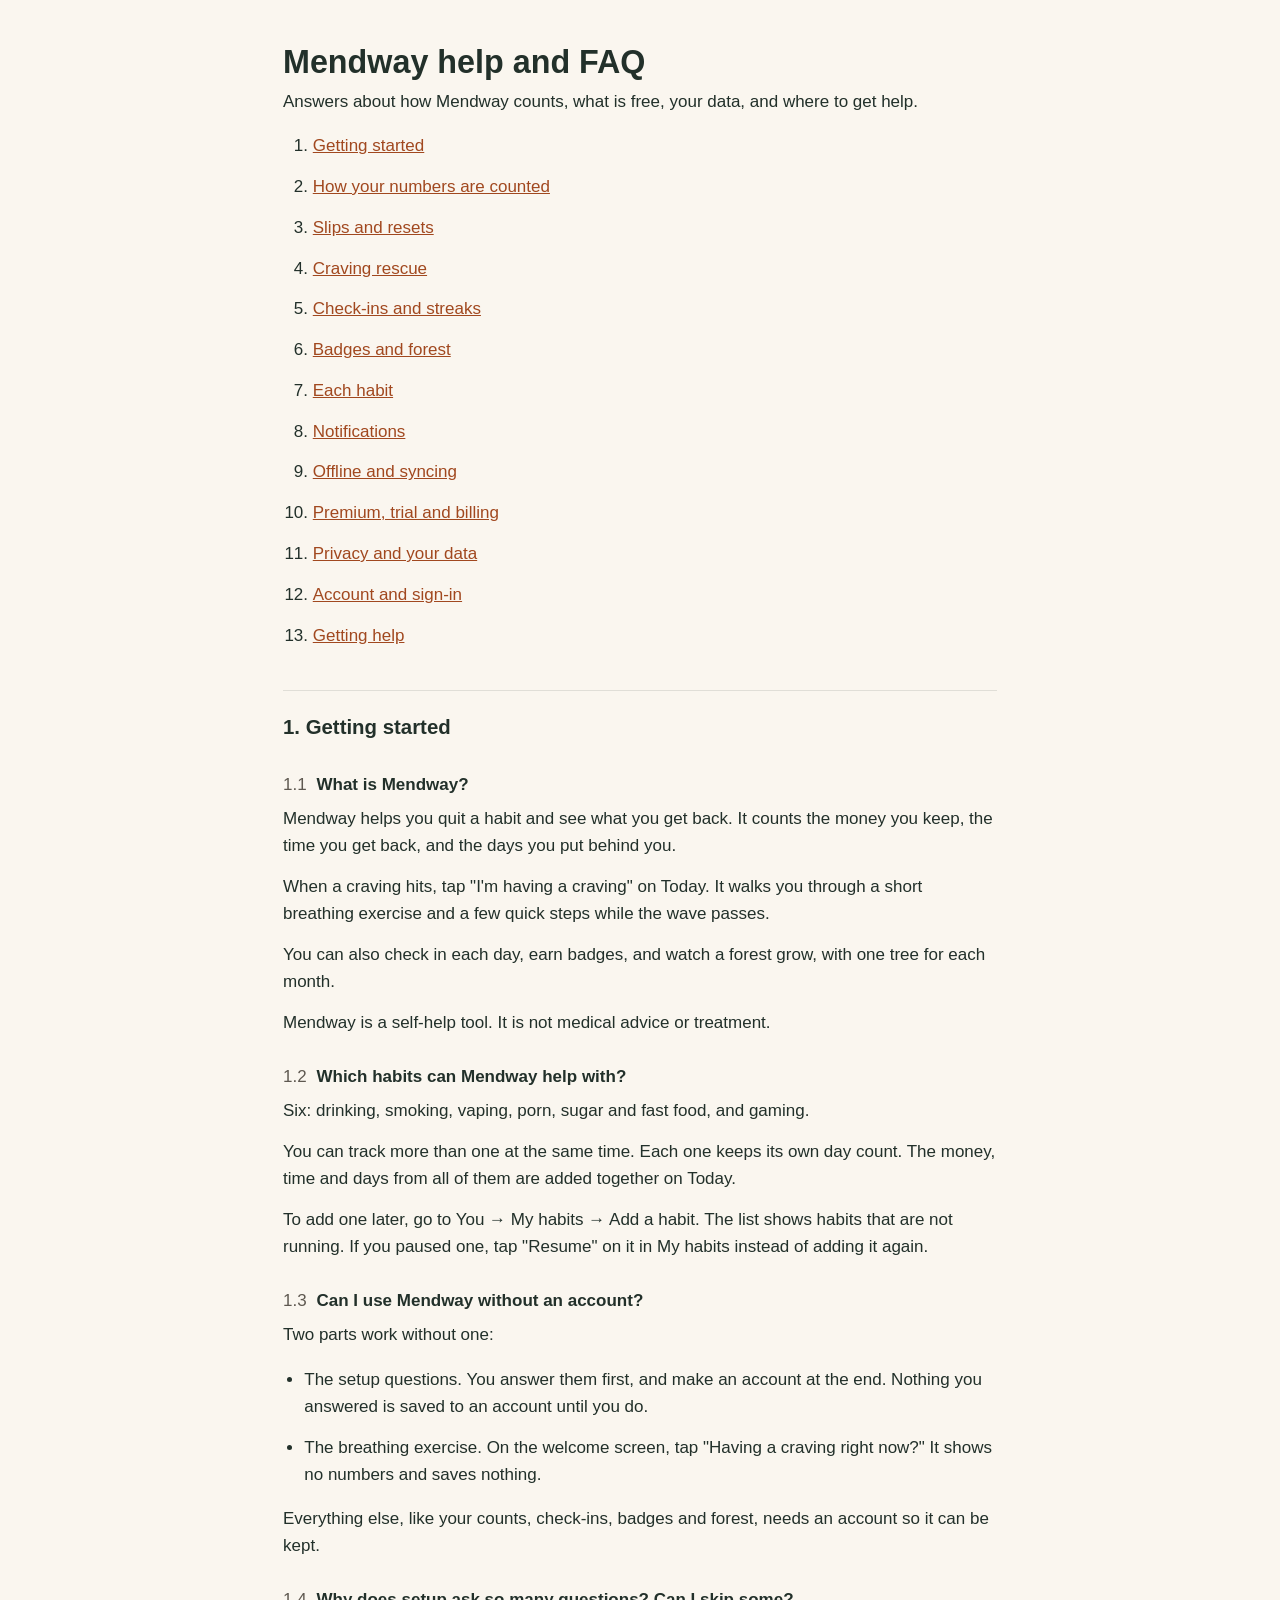
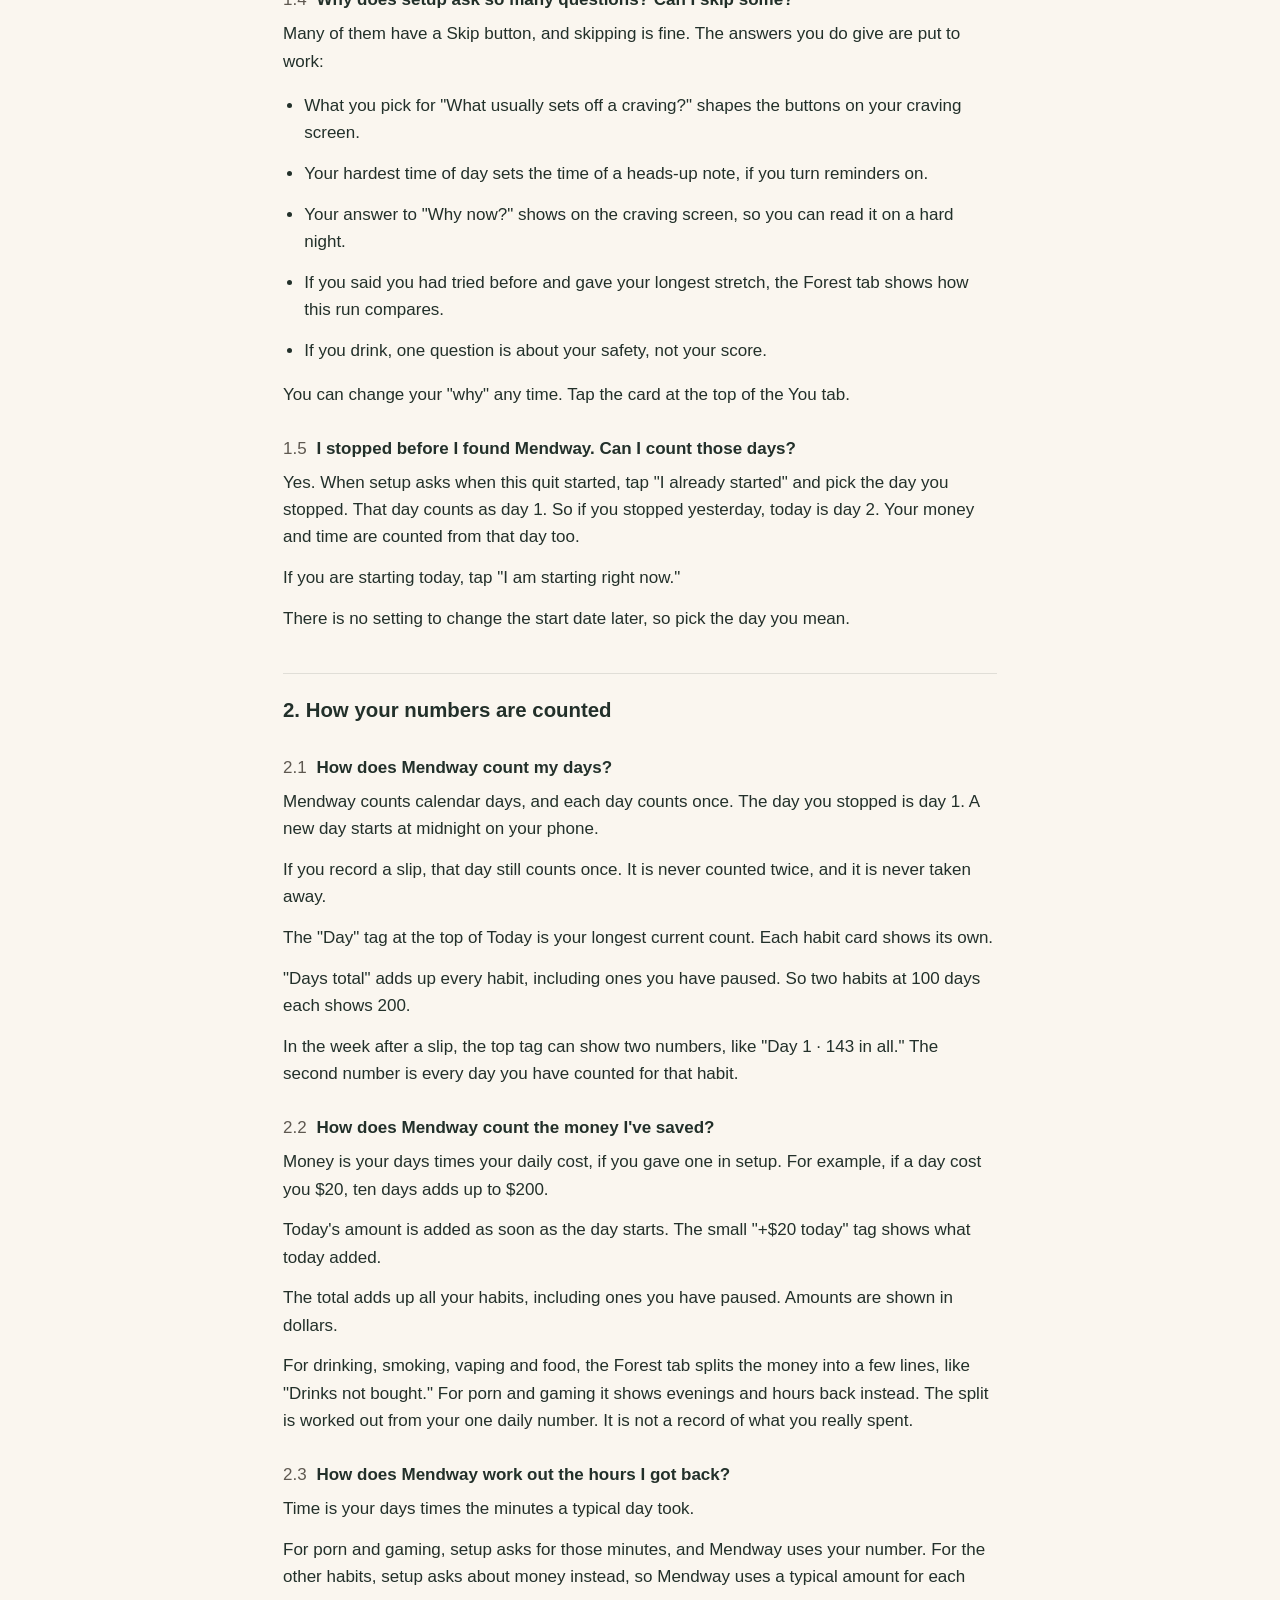
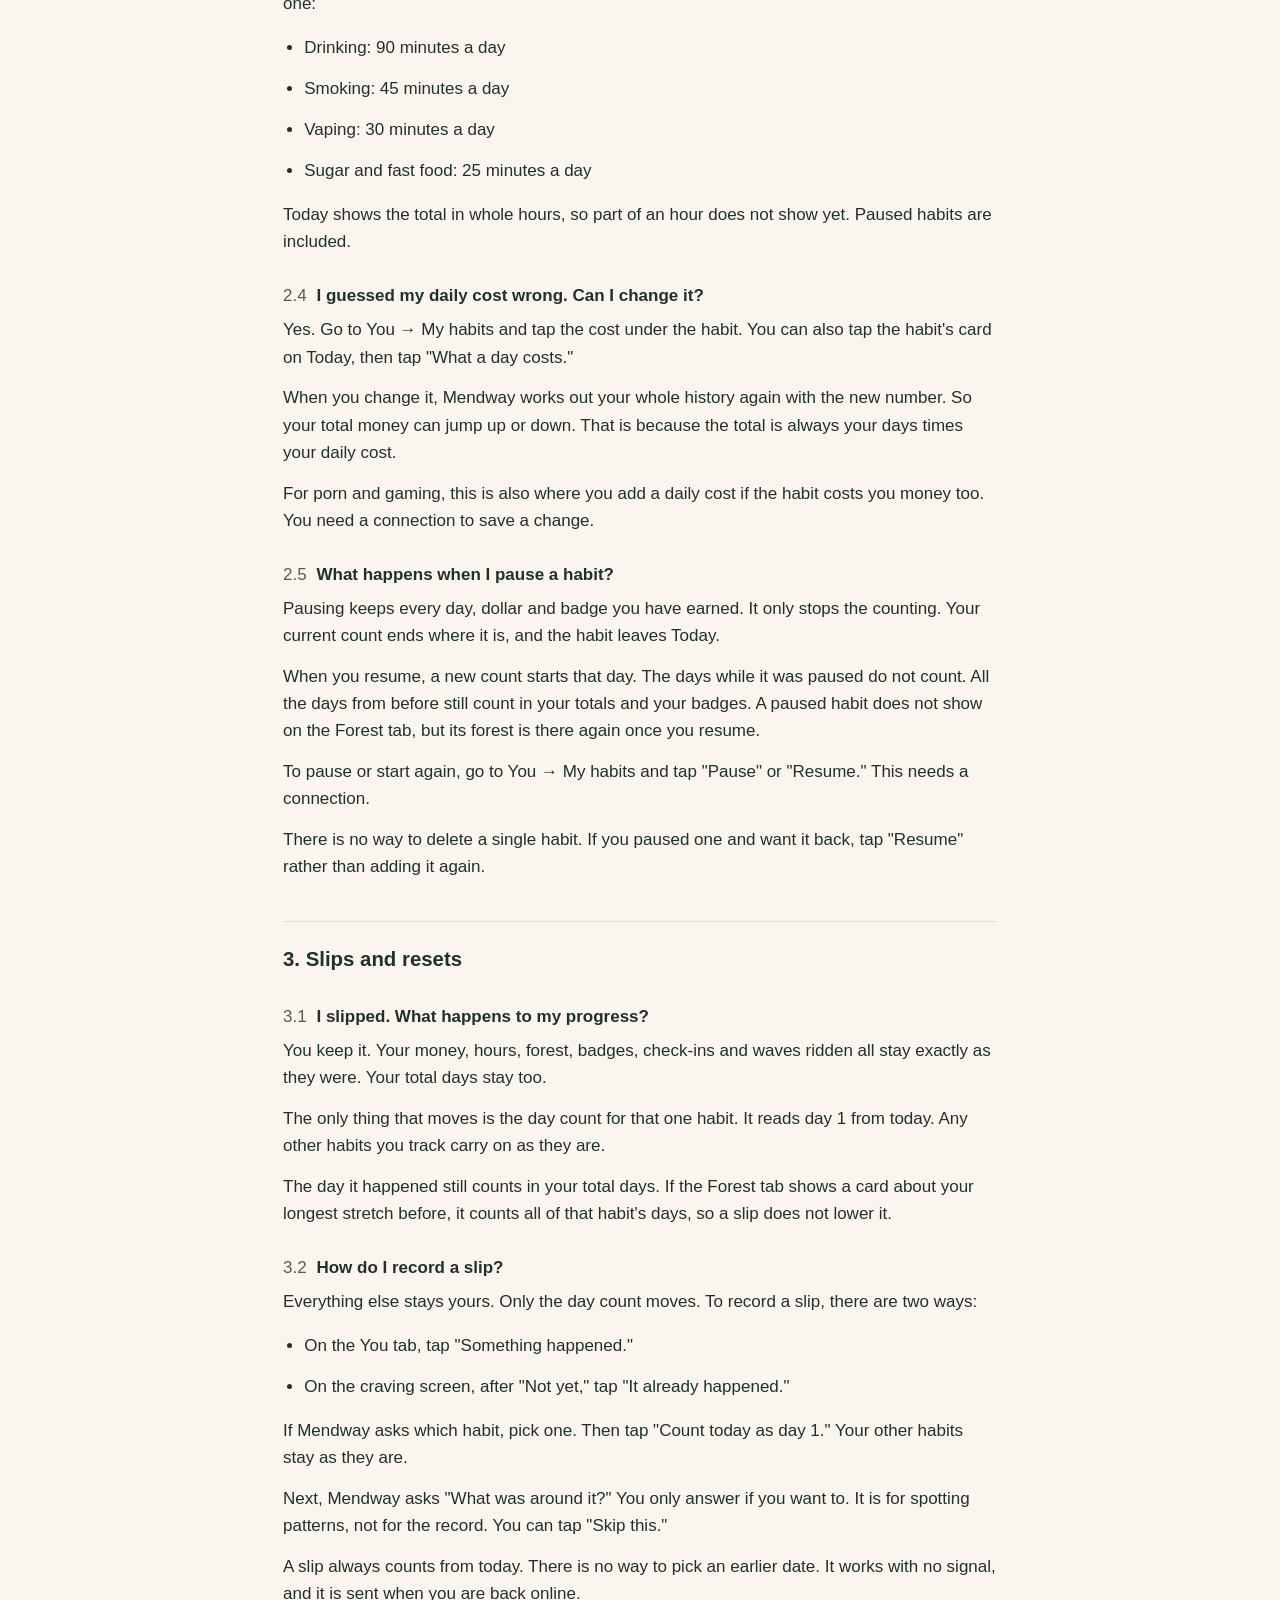
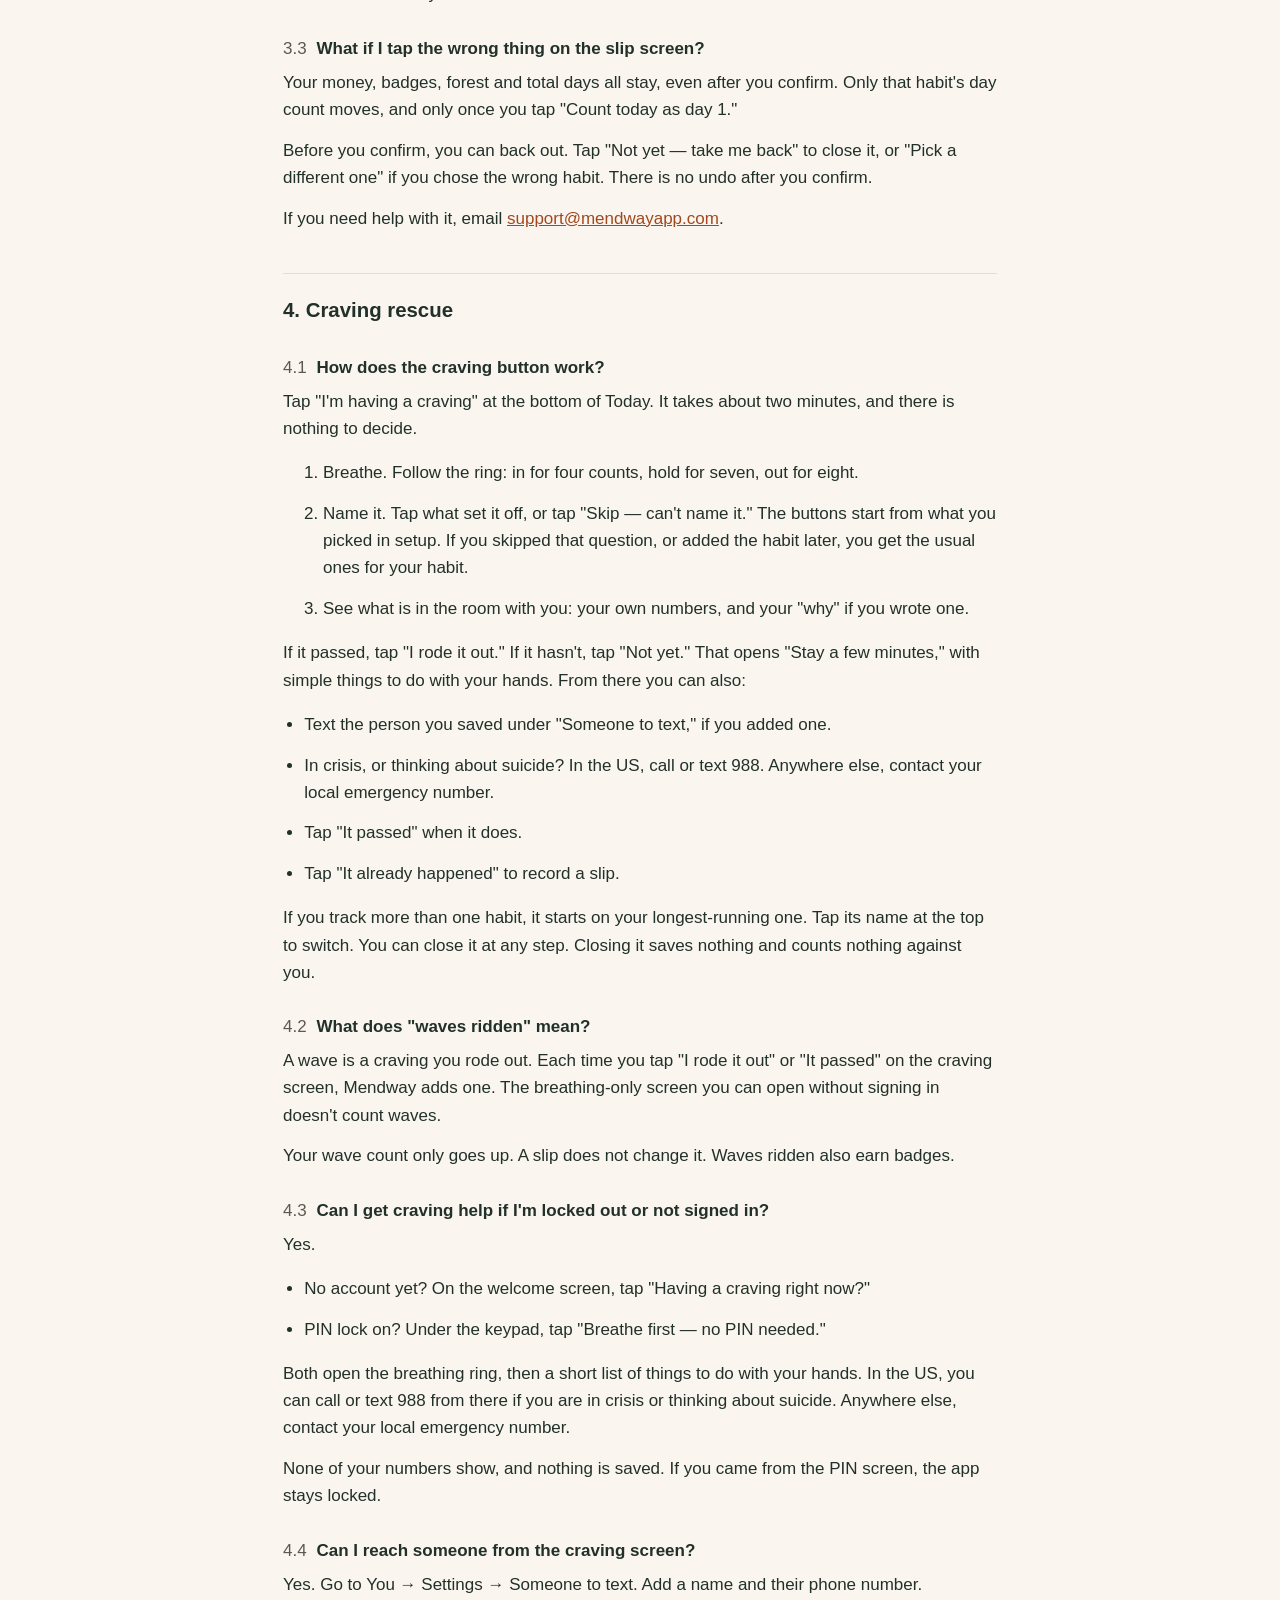
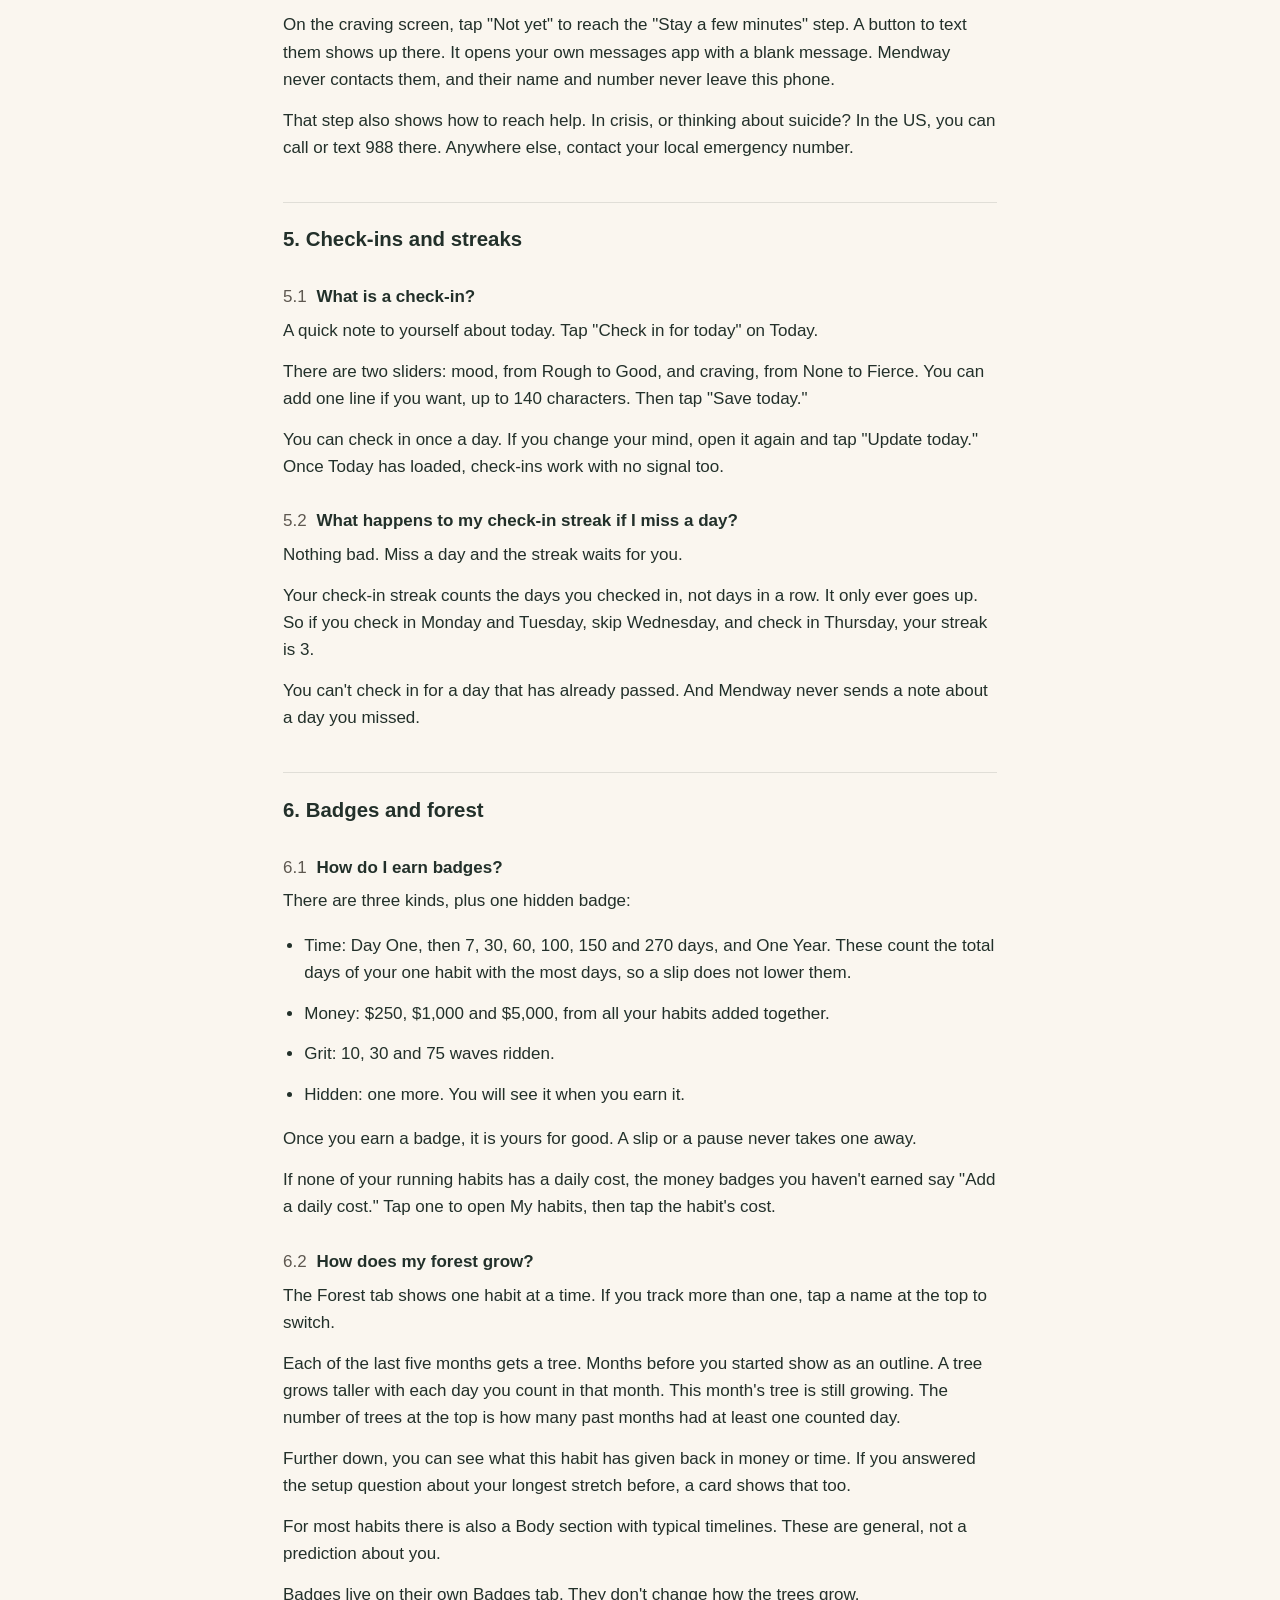
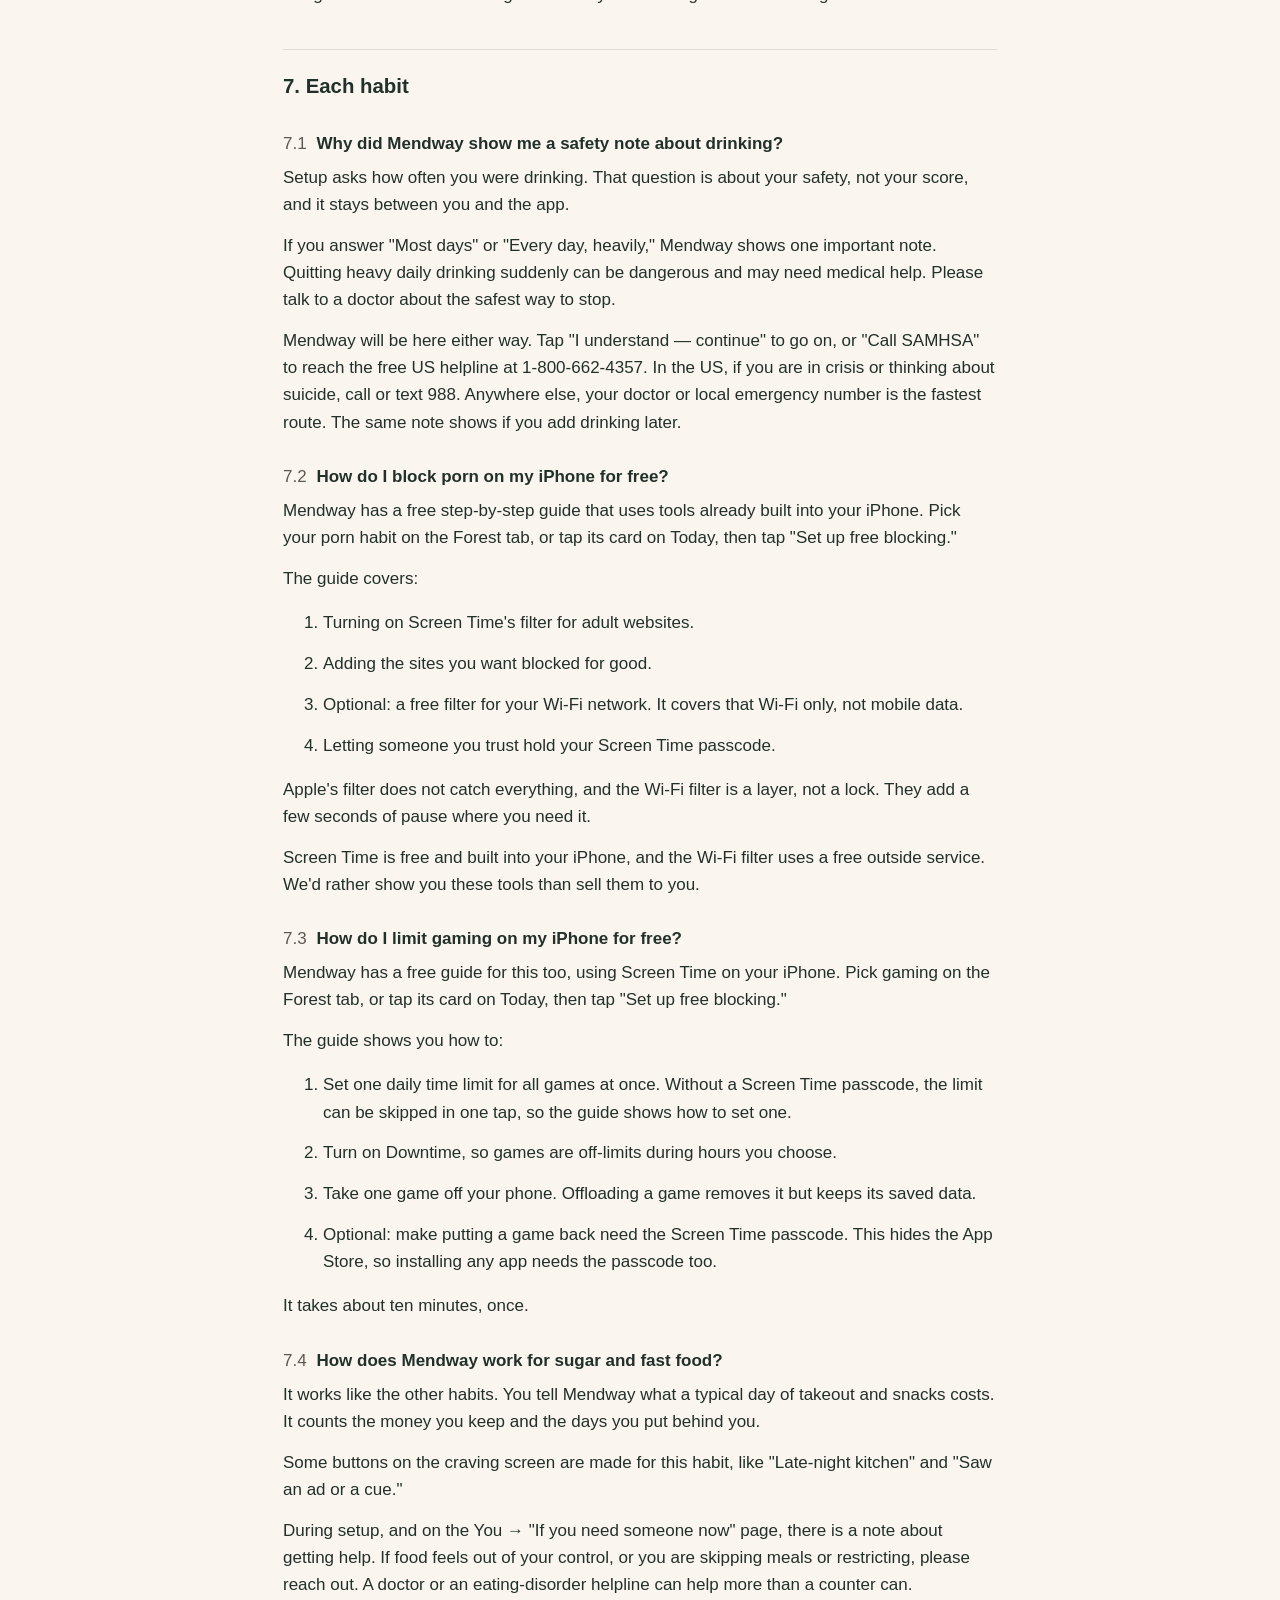
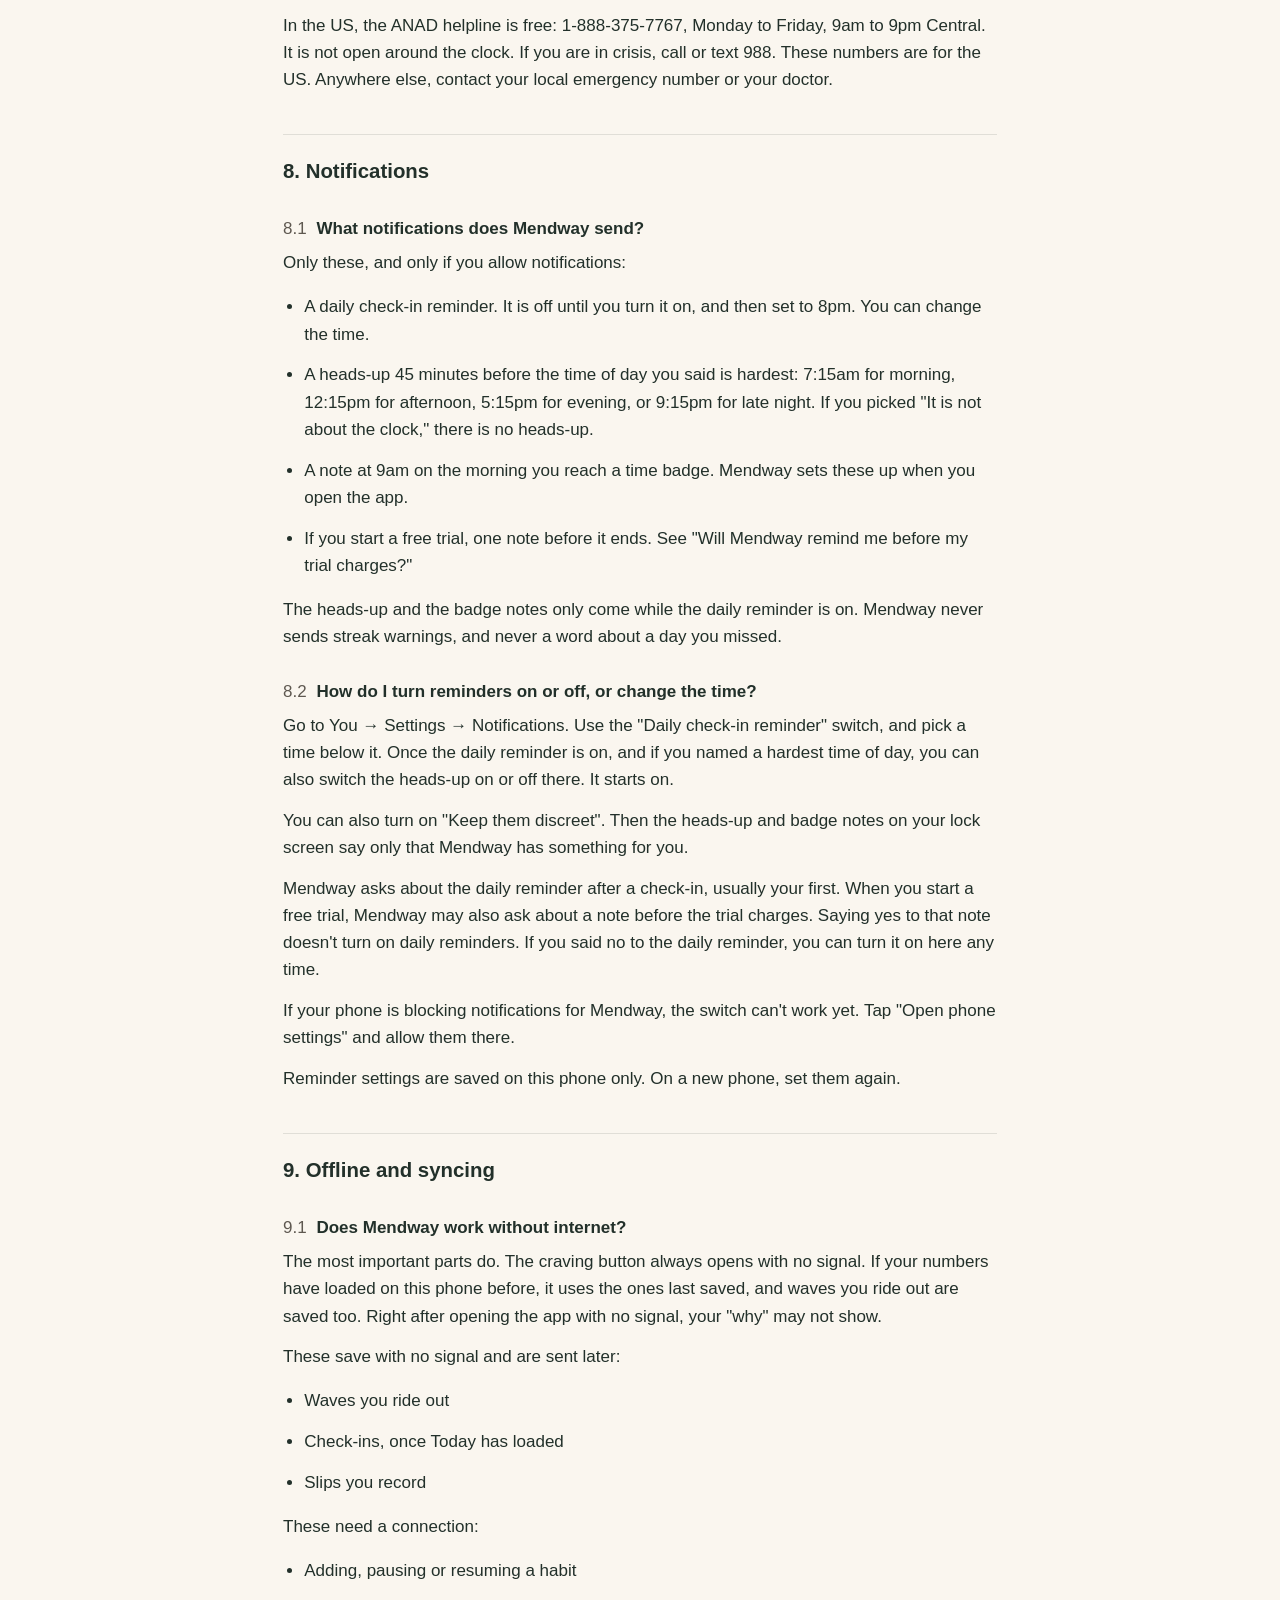
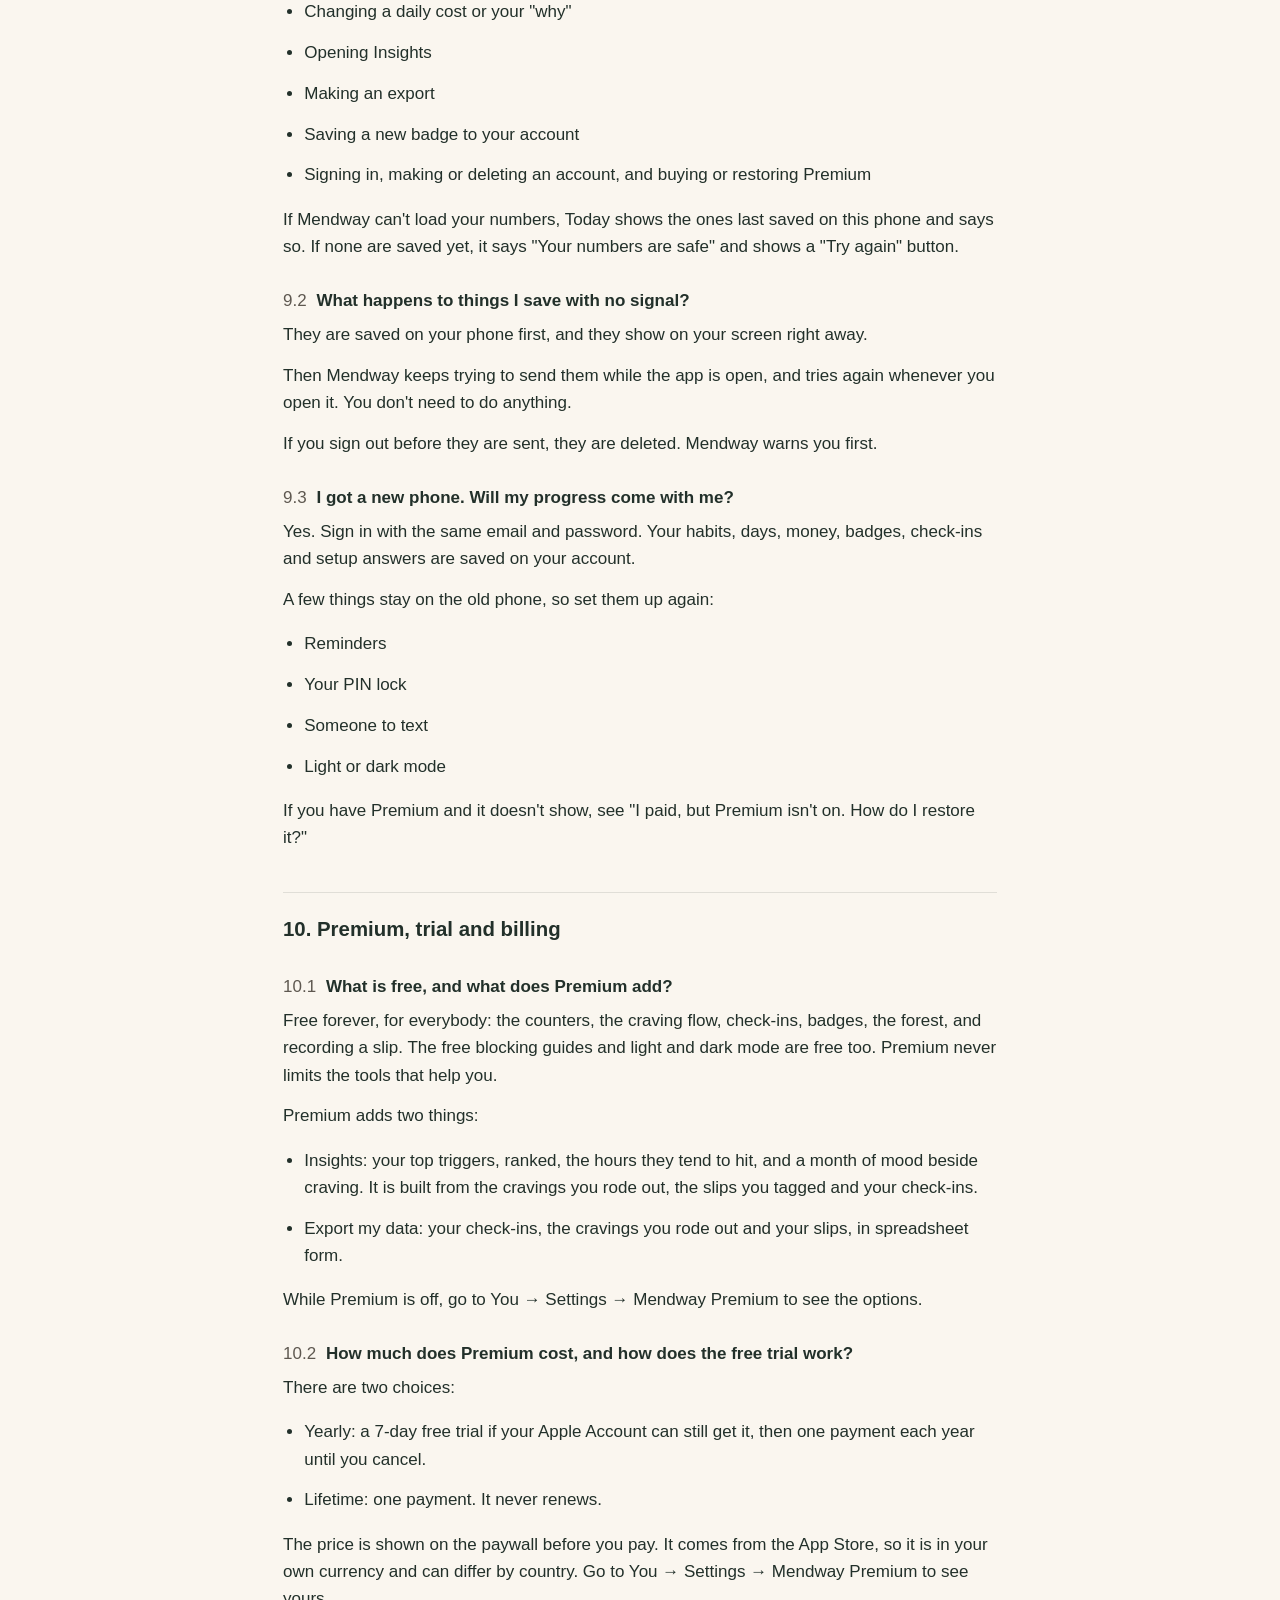
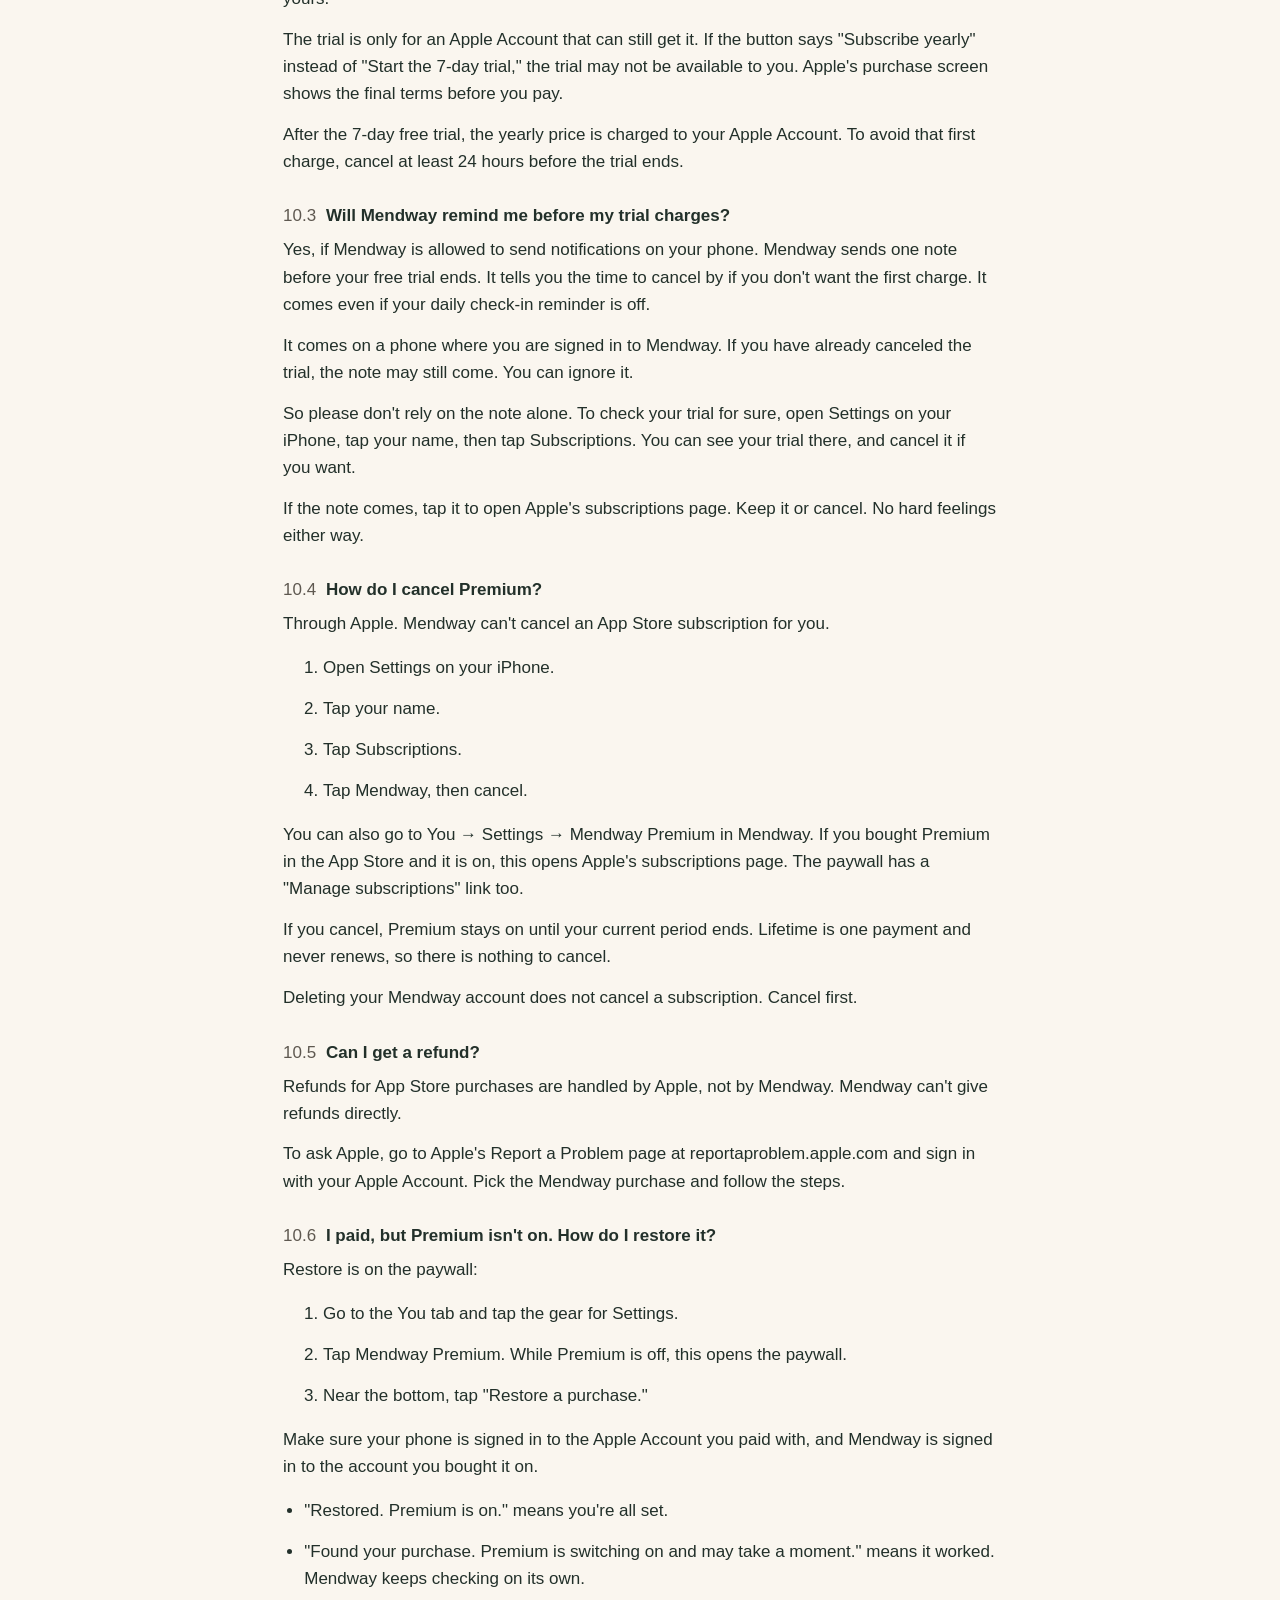
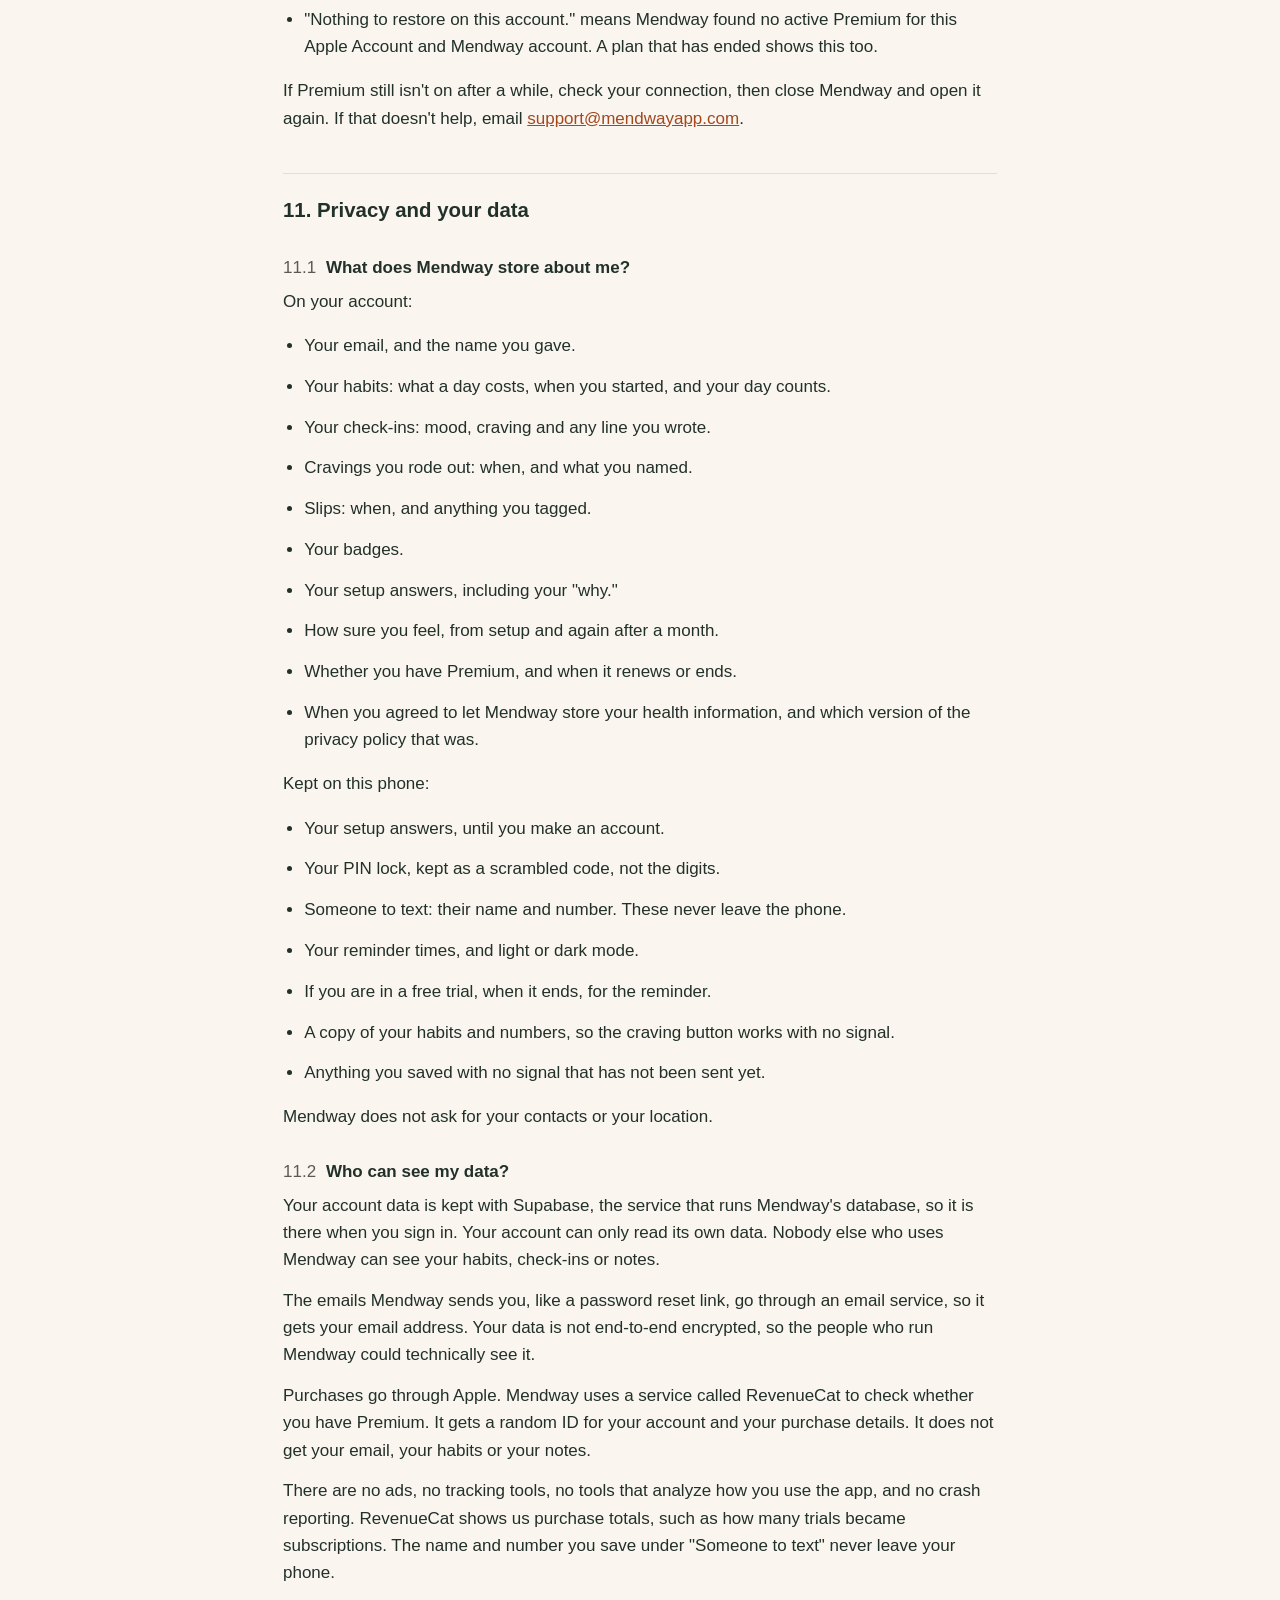
<file: faq/index.html>
<!DOCTYPE html>
<html lang="en-US">
<head>
  <meta charset="utf-8">
  <meta name="viewport" content="width=device-width, initial-scale=1">
  <title>Help and FAQ · Mendway</title>
  <meta name="description" content="Answers about how Mendway counts, what is free, your data, and where to get help.">
  <link rel="canonical" href="https://mendwayapp.com/faq/">
  <meta http-equiv="Content-Security-Policy" content="default-src 'none'; style-src 'self'; img-src 'self'; base-uri 'none'; form-action 'none'">
  <meta name="referrer" content="no-referrer">
  <meta name="theme-color" content="#FAF6EF" media="(prefers-color-scheme: light)">
  <meta name="theme-color" content="#150F1C" media="(prefers-color-scheme: dark)">
  <link rel="icon" href="/favicon.png" sizes="48x48" type="image/png">
  <link rel="apple-touch-icon" href="/apple-touch-icon.png">
  <meta property="og:type" content="website">
  <meta property="og:site_name" content="Mendway">
  <meta property="og:title" content="Help and FAQ · Mendway">
  <meta property="og:description" content="Answers about how Mendway counts, what is free, your data, and where to get help.">
  <meta property="og:url" content="https://mendwayapp.com/faq/">
  <meta property="og:image" content="https://mendwayapp.com/og.png">
  <meta name="twitter:card" content="summary_large_image">
  <link rel="stylesheet" href="/style.css">
  <script type="application/ld+json">
{
  "@context": "https://schema.org",
  "@type": "FAQPage",
  "mainEntity": [
    {
      "@type": "Question",
      "name": "What is Mendway?",
      "acceptedAnswer": {
        "@type": "Answer",
        "text": "Mendway helps you quit a habit and see what you get back. It counts the money you keep, the time you get back, and the days you put behind you. When a craving hits, tap \"I'm having a craving\" on Today. It walks you through a short breathing exercise and a few quick steps while the wave passes. You can also check in each day, earn badges, and watch a forest grow, with one tree for each month. Mendway is a self-help tool. It is not medical advice or treatment."
      }
    },
    {
      "@type": "Question",
      "name": "Which habits can Mendway help with?",
      "acceptedAnswer": {
        "@type": "Answer",
        "text": "Six: drinking, smoking, vaping, porn, sugar and fast food, and gaming. You can track more than one at the same time. Each one keeps its own day count. The money, time and days from all of them are added together on Today. To add one later, go to You → My habits → Add a habit. The list shows habits that are not running. If you paused one, tap \"Resume\" on it in My habits instead of adding it again."
      }
    },
    {
      "@type": "Question",
      "name": "Can I use Mendway without an account?",
      "acceptedAnswer": {
        "@type": "Answer",
        "text": "Two parts work without one: The setup questions. You answer them first, and make an account at the end. Nothing you answered is saved to an account until you do. The breathing exercise. On the welcome screen, tap \"Having a craving right now?\" It shows no numbers and saves nothing. Everything else, like your counts, check-ins, badges and forest, needs an account so it can be kept."
      }
    },
    {
      "@type": "Question",
      "name": "Why does setup ask so many questions? Can I skip some?",
      "acceptedAnswer": {
        "@type": "Answer",
        "text": "Many of them have a Skip button, and skipping is fine. The answers you do give are put to work: What you pick for \"What usually sets off a craving?\" shapes the buttons on your craving screen. Your hardest time of day sets the time of a heads-up note, if you turn reminders on. Your answer to \"Why now?\" shows on the craving screen, so you can read it on a hard night. If you said you had tried before and gave your longest stretch, the Forest tab shows how this run compares. If you drink, one question is about your safety, not your score. You can change your \"why\" any time. Tap the card at the top of the You tab."
      }
    },
    {
      "@type": "Question",
      "name": "I stopped before I found Mendway. Can I count those days?",
      "acceptedAnswer": {
        "@type": "Answer",
        "text": "Yes. When setup asks when this quit started, tap \"I already started\" and pick the day you stopped. That day counts as day 1. So if you stopped yesterday, today is day 2. Your money and time are counted from that day too. If you are starting today, tap \"I am starting right now.\" There is no setting to change the start date later, so pick the day you mean."
      }
    },
    {
      "@type": "Question",
      "name": "How does Mendway count my days?",
      "acceptedAnswer": {
        "@type": "Answer",
        "text": "Mendway counts calendar days, and each day counts once. The day you stopped is day 1. A new day starts at midnight on your phone. If you record a slip, that day still counts once. It is never counted twice, and it is never taken away. The \"Day\" tag at the top of Today is your longest current count. Each habit card shows its own. \"Days total\" adds up every habit, including ones you have paused. So two habits at 100 days each shows 200. In the week after a slip, the top tag can show two numbers, like \"Day 1 · 143 in all.\" The second number is every day you have counted for that habit."
      }
    },
    {
      "@type": "Question",
      "name": "How does Mendway count the money I've saved?",
      "acceptedAnswer": {
        "@type": "Answer",
        "text": "Money is your days times your daily cost, if you gave one in setup. For example, if a day cost you $20, ten days adds up to $200. Today's amount is added as soon as the day starts. The small \"+$20 today\" tag shows what today added. The total adds up all your habits, including ones you have paused. Amounts are shown in dollars. For drinking, smoking, vaping and food, the Forest tab splits the money into a few lines, like \"Drinks not bought.\" For porn and gaming it shows evenings and hours back instead. The split is worked out from your one daily number. It is not a record of what you really spent."
      }
    },
    {
      "@type": "Question",
      "name": "How does Mendway work out the hours I got back?",
      "acceptedAnswer": {
        "@type": "Answer",
        "text": "Time is your days times the minutes a typical day took. For porn and gaming, setup asks for those minutes, and Mendway uses your number. For the other habits, setup asks about money instead, so Mendway uses a typical amount for each one: Drinking: 90 minutes a day Smoking: 45 minutes a day Vaping: 30 minutes a day Sugar and fast food: 25 minutes a day Today shows the total in whole hours, so part of an hour does not show yet. Paused habits are included."
      }
    },
    {
      "@type": "Question",
      "name": "I guessed my daily cost wrong. Can I change it?",
      "acceptedAnswer": {
        "@type": "Answer",
        "text": "Yes. Go to You → My habits and tap the cost under the habit. You can also tap the habit's card on Today, then tap \"What a day costs.\" When you change it, Mendway works out your whole history again with the new number. So your total money can jump up or down. That is because the total is always your days times your daily cost. For porn and gaming, this is also where you add a daily cost if the habit costs you money too. You need a connection to save a change."
      }
    },
    {
      "@type": "Question",
      "name": "What happens when I pause a habit?",
      "acceptedAnswer": {
        "@type": "Answer",
        "text": "Pausing keeps every day, dollar and badge you have earned. It only stops the counting. Your current count ends where it is, and the habit leaves Today. When you resume, a new count starts that day. The days while it was paused do not count. All the days from before still count in your totals and your badges. A paused habit does not show on the Forest tab, but its forest is there again once you resume. To pause or start again, go to You → My habits and tap \"Pause\" or \"Resume.\" This needs a connection. There is no way to delete a single habit. If you paused one and want it back, tap \"Resume\" rather than adding it again."
      }
    },
    {
      "@type": "Question",
      "name": "I slipped. What happens to my progress?",
      "acceptedAnswer": {
        "@type": "Answer",
        "text": "You keep it. Your money, hours, forest, badges, check-ins and waves ridden all stay exactly as they were. Your total days stay too. The only thing that moves is the day count for that one habit. It reads day 1 from today. Any other habits you track carry on as they are. The day it happened still counts in your total days. If the Forest tab shows a card about your longest stretch before, it counts all of that habit's days, so a slip does not lower it."
      }
    },
    {
      "@type": "Question",
      "name": "How do I record a slip?",
      "acceptedAnswer": {
        "@type": "Answer",
        "text": "Everything else stays yours. Only the day count moves. To record a slip, there are two ways: On the You tab, tap \"Something happened.\" On the craving screen, after \"Not yet,\" tap \"It already happened.\" If Mendway asks which habit, pick one. Then tap \"Count today as day 1.\" Your other habits stay as they are. Next, Mendway asks \"What was around it?\" You only answer if you want to. It is for spotting patterns, not for the record. You can tap \"Skip this.\" A slip always counts from today. There is no way to pick an earlier date. It works with no signal, and it is sent when you are back online."
      }
    },
    {
      "@type": "Question",
      "name": "What if I tap the wrong thing on the slip screen?",
      "acceptedAnswer": {
        "@type": "Answer",
        "text": "Your money, badges, forest and total days all stay, even after you confirm. Only that habit's day count moves, and only once you tap \"Count today as day 1.\" Before you confirm, you can back out. Tap \"Not yet — take me back\" to close it, or \"Pick a different one\" if you chose the wrong habit. There is no undo after you confirm. If you need help with it, email support@mendwayapp.com."
      }
    },
    {
      "@type": "Question",
      "name": "How does the craving button work?",
      "acceptedAnswer": {
        "@type": "Answer",
        "text": "Tap \"I'm having a craving\" at the bottom of Today. It takes about two minutes, and there is nothing to decide. 1. Breathe. Follow the ring: in for four counts, hold for seven, out for eight. 2. Name it. Tap what set it off, or tap \"Skip — can't name it.\" The buttons start from what you picked in setup. If you skipped that question, or added the habit later, you get the usual ones for your habit. 3. See what is in the room with you: your own numbers, and your \"why\" if you wrote one. If it passed, tap \"I rode it out.\" If it hasn't, tap \"Not yet.\" That opens \"Stay a few minutes,\" with simple things to do with your hands. From there you can also: Text the person you saved under \"Someone to text,\" if you added one. In crisis, or thinking about suicide? In the US, call or text 988. Anywhere else, contact your local emergency number. Tap \"It passed\" when it does. Tap \"It already happened\" to record a slip. If you track more than one habit, it starts on your longest-running one. Tap its name at the top to switch. You can close it at any step. Closing it saves nothing and counts nothing against you."
      }
    },
    {
      "@type": "Question",
      "name": "What does \"waves ridden\" mean?",
      "acceptedAnswer": {
        "@type": "Answer",
        "text": "A wave is a craving you rode out. Each time you tap \"I rode it out\" or \"It passed\" on the craving screen, Mendway adds one. The breathing-only screen you can open without signing in doesn't count waves. Your wave count only goes up. A slip does not change it. Waves ridden also earn badges."
      }
    },
    {
      "@type": "Question",
      "name": "Can I get craving help if I'm locked out or not signed in?",
      "acceptedAnswer": {
        "@type": "Answer",
        "text": "Yes. No account yet? On the welcome screen, tap \"Having a craving right now?\" PIN lock on? Under the keypad, tap \"Breathe first — no PIN needed.\" Both open the breathing ring, then a short list of things to do with your hands. In the US, you can call or text 988 from there if you are in crisis or thinking about suicide. Anywhere else, contact your local emergency number. None of your numbers show, and nothing is saved. If you came from the PIN screen, the app stays locked."
      }
    },
    {
      "@type": "Question",
      "name": "Can I reach someone from the craving screen?",
      "acceptedAnswer": {
        "@type": "Answer",
        "text": "Yes. Go to You → Settings → Someone to text. Add a name and their phone number. On the craving screen, tap \"Not yet\" to reach the \"Stay a few minutes\" step. A button to text them shows up there. It opens your own messages app with a blank message. Mendway never contacts them, and their name and number never leave this phone. That step also shows how to reach help. In crisis, or thinking about suicide? In the US, you can call or text 988 there. Anywhere else, contact your local emergency number."
      }
    },
    {
      "@type": "Question",
      "name": "What is a check-in?",
      "acceptedAnswer": {
        "@type": "Answer",
        "text": "A quick note to yourself about today. Tap \"Check in for today\" on Today. There are two sliders: mood, from Rough to Good, and craving, from None to Fierce. You can add one line if you want, up to 140 characters. Then tap \"Save today.\" You can check in once a day. If you change your mind, open it again and tap \"Update today.\" Once Today has loaded, check-ins work with no signal too."
      }
    },
    {
      "@type": "Question",
      "name": "What happens to my check-in streak if I miss a day?",
      "acceptedAnswer": {
        "@type": "Answer",
        "text": "Nothing bad. Miss a day and the streak waits for you. Your check-in streak counts the days you checked in, not days in a row. It only ever goes up. So if you check in Monday and Tuesday, skip Wednesday, and check in Thursday, your streak is 3. You can't check in for a day that has already passed. And Mendway never sends a note about a day you missed."
      }
    },
    {
      "@type": "Question",
      "name": "How do I earn badges?",
      "acceptedAnswer": {
        "@type": "Answer",
        "text": "There are three kinds, plus one hidden badge: Time: Day One, then 7, 30, 60, 100, 150 and 270 days, and One Year. These count the total days of your one habit with the most days, so a slip does not lower them. Money: $250, $1,000 and $5,000, from all your habits added together. Grit: 10, 30 and 75 waves ridden. Hidden: one more. You will see it when you earn it. Once you earn a badge, it is yours for good. A slip or a pause never takes one away. If none of your running habits has a daily cost, the money badges you haven't earned say \"Add a daily cost.\" Tap one to open My habits, then tap the habit's cost."
      }
    },
    {
      "@type": "Question",
      "name": "How does my forest grow?",
      "acceptedAnswer": {
        "@type": "Answer",
        "text": "The Forest tab shows one habit at a time. If you track more than one, tap a name at the top to switch. Each of the last five months gets a tree. Months before you started show as an outline. A tree grows taller with each day you count in that month. This month's tree is still growing. The number of trees at the top is how many past months had at least one counted day. Further down, you can see what this habit has given back in money or time. If you answered the setup question about your longest stretch before, a card shows that too. For most habits there is also a Body section with typical timelines. These are general, not a prediction about you. Badges live on their own Badges tab. They don't change how the trees grow."
      }
    },
    {
      "@type": "Question",
      "name": "Why did Mendway show me a safety note about drinking?",
      "acceptedAnswer": {
        "@type": "Answer",
        "text": "Setup asks how often you were drinking. That question is about your safety, not your score, and it stays between you and the app. If you answer \"Most days\" or \"Every day, heavily,\" Mendway shows one important note. Quitting heavy daily drinking suddenly can be dangerous and may need medical help. Please talk to a doctor about the safest way to stop. Mendway will be here either way. Tap \"I understand — continue\" to go on, or \"Call SAMHSA\" to reach the free US helpline at 1-800-662-4357. In the US, if you are in crisis or thinking about suicide, call or text 988. Anywhere else, your doctor or local emergency number is the fastest route. The same note shows if you add drinking later."
      }
    },
    {
      "@type": "Question",
      "name": "How do I block porn on my iPhone for free?",
      "acceptedAnswer": {
        "@type": "Answer",
        "text": "Mendway has a free step-by-step guide that uses tools already built into your iPhone. Pick your porn habit on the Forest tab, or tap its card on Today, then tap \"Set up free blocking.\" The guide covers: 1. Turning on Screen Time's filter for adult websites. 2. Adding the sites you want blocked for good. 3. Optional: a free filter for your Wi-Fi network. It covers that Wi-Fi only, not mobile data. 4. Letting someone you trust hold your Screen Time passcode. Apple's filter does not catch everything, and the Wi-Fi filter is a layer, not a lock. They add a few seconds of pause where you need it. Screen Time is free and built into your iPhone, and the Wi-Fi filter uses a free outside service. We'd rather show you these tools than sell them to you."
      }
    },
    {
      "@type": "Question",
      "name": "How do I limit gaming on my iPhone for free?",
      "acceptedAnswer": {
        "@type": "Answer",
        "text": "Mendway has a free guide for this too, using Screen Time on your iPhone. Pick gaming on the Forest tab, or tap its card on Today, then tap \"Set up free blocking.\" The guide shows you how to: 1. Set one daily time limit for all games at once. Without a Screen Time passcode, the limit can be skipped in one tap, so the guide shows how to set one. 2. Turn on Downtime, so games are off-limits during hours you choose. 3. Take one game off your phone. Offloading a game removes it but keeps its saved data. 4. Optional: make putting a game back need the Screen Time passcode. This hides the App Store, so installing any app needs the passcode too. It takes about ten minutes, once."
      }
    },
    {
      "@type": "Question",
      "name": "How does Mendway work for sugar and fast food?",
      "acceptedAnswer": {
        "@type": "Answer",
        "text": "It works like the other habits. You tell Mendway what a typical day of takeout and snacks costs. It counts the money you keep and the days you put behind you. Some buttons on the craving screen are made for this habit, like \"Late-night kitchen\" and \"Saw an ad or a cue.\" During setup, and on the You → \"If you need someone now\" page, there is a note about getting help. If food feels out of your control, or you are skipping meals or restricting, please reach out. A doctor or an eating-disorder helpline can help more than a counter can. In the US, the ANAD helpline is free: 1-888-375-7767, Monday to Friday, 9am to 9pm Central. It is not open around the clock. If you are in crisis, call or text 988. These numbers are for the US. Anywhere else, contact your local emergency number or your doctor."
      }
    },
    {
      "@type": "Question",
      "name": "What notifications does Mendway send?",
      "acceptedAnswer": {
        "@type": "Answer",
        "text": "Only these, and only if you allow notifications: A daily check-in reminder. It is off until you turn it on, and then set to 8pm. You can change the time. A heads-up 45 minutes before the time of day you said is hardest: 7:15am for morning, 12:15pm for afternoon, 5:15pm for evening, or 9:15pm for late night. If you picked \"It is not about the clock,\" there is no heads-up. A note at 9am on the morning you reach a time badge. Mendway sets these up when you open the app. If you start a free trial, one note before it ends. See \"Will Mendway remind me before my trial charges?\" The heads-up and the badge notes only come while the daily reminder is on. Mendway never sends streak warnings, and never a word about a day you missed."
      }
    },
    {
      "@type": "Question",
      "name": "How do I turn reminders on or off, or change the time?",
      "acceptedAnswer": {
        "@type": "Answer",
        "text": "Go to You → Settings → Notifications. Use the \"Daily check-in reminder\" switch, and pick a time below it. Once the daily reminder is on, and if you named a hardest time of day, you can also switch the heads-up on or off there. It starts on. You can also turn on \"Keep them discreet\". Then the heads-up and badge notes on your lock screen say only that Mendway has something for you. Mendway asks about the daily reminder after a check-in, usually your first. When you start a free trial, Mendway may also ask about a note before the trial charges. Saying yes to that note doesn't turn on daily reminders. If you said no to the daily reminder, you can turn it on here any time. If your phone is blocking notifications for Mendway, the switch can't work yet. Tap \"Open phone settings\" and allow them there. Reminder settings are saved on this phone only. On a new phone, set them again."
      }
    },
    {
      "@type": "Question",
      "name": "Does Mendway work without internet?",
      "acceptedAnswer": {
        "@type": "Answer",
        "text": "The most important parts do. The craving button always opens with no signal. If your numbers have loaded on this phone before, it uses the ones last saved, and waves you ride out are saved too. Right after opening the app with no signal, your \"why\" may not show. These save with no signal and are sent later: Waves you ride out Check-ins, once Today has loaded Slips you record These need a connection: Adding, pausing or resuming a habit Changing a daily cost or your \"why\" Opening Insights Making an export Saving a new badge to your account Signing in, making or deleting an account, and buying or restoring Premium If Mendway can't load your numbers, Today shows the ones last saved on this phone and says so. If none are saved yet, it says \"Your numbers are safe\" and shows a \"Try again\" button."
      }
    },
    {
      "@type": "Question",
      "name": "What happens to things I save with no signal?",
      "acceptedAnswer": {
        "@type": "Answer",
        "text": "They are saved on your phone first, and they show on your screen right away. Then Mendway keeps trying to send them while the app is open, and tries again whenever you open it. You don't need to do anything. If you sign out before they are sent, they are deleted. Mendway warns you first."
      }
    },
    {
      "@type": "Question",
      "name": "I got a new phone. Will my progress come with me?",
      "acceptedAnswer": {
        "@type": "Answer",
        "text": "Yes. Sign in with the same email and password. Your habits, days, money, badges, check-ins and setup answers are saved on your account. A few things stay on the old phone, so set them up again: Reminders Your PIN lock Someone to text Light or dark mode If you have Premium and it doesn't show, see \"I paid, but Premium isn't on. How do I restore it?\""
      }
    },
    {
      "@type": "Question",
      "name": "What is free, and what does Premium add?",
      "acceptedAnswer": {
        "@type": "Answer",
        "text": "Free forever, for everybody: the counters, the craving flow, check-ins, badges, the forest, and recording a slip. The free blocking guides and light and dark mode are free too. Premium never limits the tools that help you. Premium adds two things: Insights: your top triggers, ranked, the hours they tend to hit, and a month of mood beside craving. It is built from the cravings you rode out, the slips you tagged and your check-ins. Export my data: your check-ins, the cravings you rode out and your slips, in spreadsheet form. While Premium is off, go to You → Settings → Mendway Premium to see the options."
      }
    },
    {
      "@type": "Question",
      "name": "How much does Premium cost, and how does the free trial work?",
      "acceptedAnswer": {
        "@type": "Answer",
        "text": "There are two choices: Yearly: a 7-day free trial if your Apple Account can still get it, then one payment each year until you cancel. Lifetime: one payment. It never renews. The price is shown on the paywall before you pay. It comes from the App Store, so it is in your own currency and can differ by country. Go to You → Settings → Mendway Premium to see yours. The trial is only for an Apple Account that can still get it. If the button says \"Subscribe yearly\" instead of \"Start the 7-day trial,\" the trial may not be available to you. Apple's purchase screen shows the final terms before you pay. After the 7-day free trial, the yearly price is charged to your Apple Account. To avoid that first charge, cancel at least 24 hours before the trial ends."
      }
    },
    {
      "@type": "Question",
      "name": "Will Mendway remind me before my trial charges?",
      "acceptedAnswer": {
        "@type": "Answer",
        "text": "Yes, if Mendway is allowed to send notifications on your phone. Mendway sends one note before your free trial ends. It tells you the time to cancel by if you don't want the first charge. It comes even if your daily check-in reminder is off. It comes on a phone where you are signed in to Mendway. If you have already canceled the trial, the note may still come. You can ignore it. So please don't rely on the note alone. To check your trial for sure, open Settings on your iPhone, tap your name, then tap Subscriptions. You can see your trial there, and cancel it if you want. If the note comes, tap it to open Apple's subscriptions page. Keep it or cancel. No hard feelings either way."
      }
    },
    {
      "@type": "Question",
      "name": "How do I cancel Premium?",
      "acceptedAnswer": {
        "@type": "Answer",
        "text": "Through Apple. Mendway can't cancel an App Store subscription for you. 1. Open Settings on your iPhone. 2. Tap your name. 3. Tap Subscriptions. 4. Tap Mendway, then cancel. You can also go to You → Settings → Mendway Premium in Mendway. If you bought Premium in the App Store and it is on, this opens Apple's subscriptions page. The paywall has a \"Manage subscriptions\" link too. If you cancel, Premium stays on until your current period ends. Lifetime is one payment and never renews, so there is nothing to cancel. Deleting your Mendway account does not cancel a subscription. Cancel first."
      }
    },
    {
      "@type": "Question",
      "name": "Can I get a refund?",
      "acceptedAnswer": {
        "@type": "Answer",
        "text": "Refunds for App Store purchases are handled by Apple, not by Mendway. Mendway can't give refunds directly. To ask Apple, go to Apple's Report a Problem page at reportaproblem.apple.com and sign in with your Apple Account. Pick the Mendway purchase and follow the steps."
      }
    },
    {
      "@type": "Question",
      "name": "I paid, but Premium isn't on. How do I restore it?",
      "acceptedAnswer": {
        "@type": "Answer",
        "text": "Restore is on the paywall: 1. Go to the You tab and tap the gear for Settings. 2. Tap Mendway Premium. While Premium is off, this opens the paywall. 3. Near the bottom, tap \"Restore a purchase.\" Make sure your phone is signed in to the Apple Account you paid with, and Mendway is signed in to the account you bought it on. \"Restored. Premium is on.\" means you're all set. \"Found your purchase. Premium is switching on and may take a moment.\" means it worked. Mendway keeps checking on its own. \"Nothing to restore on this account.\" means Mendway found no active Premium for this Apple Account and Mendway account. A plan that has ended shows this too. If Premium still isn't on after a while, check your connection, then close Mendway and open it again. If that doesn't help, email support@mendwayapp.com."
      }
    },
    {
      "@type": "Question",
      "name": "What does Mendway store about me?",
      "acceptedAnswer": {
        "@type": "Answer",
        "text": "On your account: Your email, and the name you gave. Your habits: what a day costs, when you started, and your day counts. Your check-ins: mood, craving and any line you wrote. Cravings you rode out: when, and what you named. Slips: when, and anything you tagged. Your badges. Your setup answers, including your \"why.\" How sure you feel, from setup and again after a month. Whether you have Premium, and when it renews or ends. When you agreed to let Mendway store your health information, and which version of the privacy policy that was. Kept on this phone: Your setup answers, until you make an account. Your PIN lock, kept as a scrambled code, not the digits. Someone to text: their name and number. These never leave the phone. Your reminder times, and light or dark mode. If you are in a free trial, when it ends, for the reminder. A copy of your habits and numbers, so the craving button works with no signal. Anything you saved with no signal that has not been sent yet. Mendway does not ask for your contacts or your location."
      }
    },
    {
      "@type": "Question",
      "name": "Who can see my data?",
      "acceptedAnswer": {
        "@type": "Answer",
        "text": "Your account data is kept with Supabase, the service that runs Mendway's database, so it is there when you sign in. Your account can only read its own data. Nobody else who uses Mendway can see your habits, check-ins or notes. The emails Mendway sends you, like a password reset link, go through an email service, so it gets your email address. Your data is not end-to-end encrypted, so the people who run Mendway could technically see it. Purchases go through Apple. Mendway uses a service called RevenueCat to check whether you have Premium. It gets a random ID for your account and your purchase details. It does not get your email, your habits or your notes. There are no ads, no tracking tools, no tools that analyze how you use the app, and no crash reporting. RevenueCat shows us purchase totals, such as how many trials became subscriptions. The name and number you save under \"Someone to text\" never leave your phone. For all the details, tap \"Privacy policy\" at the bottom of Settings, the gear on the You tab."
      }
    },
    {
      "@type": "Question",
      "name": "Can I lock Mendway with a PIN?",
      "acceptedAnswer": {
        "@type": "Answer",
        "text": "Yes. Go to You → Settings → PIN lock and tap \"Set a PIN.\" Pick four digits, then enter them once more. Mendway asks for it when you open the app, and again if you have been away for a minute or more. After five wrong tries, you wait 30 seconds before you try again. The PIN is on this phone only and is never sent anywhere. It stops people from seeing Mendway if they glance at your phone. It does not lock your phone. Forgot it? Tap \"Forgot it?\" and confirm \"Sign out.\" Signing out from that screen also clears the PIN. A normal sign-out from Settings keeps it. Your data stays in your account. Sign back in and your forest, your numbers, your badges and every day behind you are where you left them."
      }
    },
    {
      "@type": "Question",
      "name": "Can I get a copy of my data?",
      "acceptedAnswer": {
        "@type": "Answer",
        "text": "With Premium, you can get your check-ins, the cravings you rode out and your slips. Go to You → Settings → Export my data and tap \"Make the file.\" Your record comes in CSV, a plain spreadsheet format. It has a row for every check-in, every craving you rode out and every slip you noted, in the order they happened. It does not include your habit settings, badges or setup answers. Mendway builds it on your phone. Then the iPhone Share menu opens with your record as text, not as a file. If you pick Mail, the text goes in the email itself. You can paste it into a spreadsheet app or a note. Nothing passes through us."
      }
    },
    {
      "@type": "Question",
      "name": "How do I delete my account?",
      "acceptedAnswer": {
        "@type": "Answer",
        "text": "Go to You → Settings → Delete my account, then tap \"Delete everything.\" This erases your Mendway account and everything Mendway keeps in it, permanently, on every device: Your habits and day counts Your check-ins The cravings you rode out Your slips Your badges On this phone, it also cancels your scheduled reminders, clears anything waiting to be sent, and forgets the person you saved to text. Your PIN and reminder times stay on the phone until you change them. It cannot be undone, and we cannot get it back for you. Our backup copies are erased within 30 days. Deleting does not delete emails you sent us; ask us and we will delete those too. Mendway also asks RevenueCat, the service that checks Premium, to delete what it holds about your account. Apple keeps its own record of any purchase, and deleting does not cancel a subscription. If you subscribed, cancel it first in Settings → your name → Subscriptions, or you will keep being billed. The delete message has a \"Manage subscription\" button for this."
      }
    },
    {
      "@type": "Question",
      "name": "How do I sign up or sign in?",
      "acceptedAnswer": {
        "@type": "Answer",
        "text": "With your email and a password. That is the only way to sign in. Your password needs at least 8 characters, and no card is needed to sign up. New here? Answer the setup questions, then tap \"Create my account\" at the end. Enter your email and a password, tick the box below them, then tap \"Start day one.\" The box says you agree that Mendway may store the health information you enter, like your habits, cravings, check-ins and notes, to run the app for you. You can't make an account without ticking it. The privacy policy and terms are linked right under it. You can take your yes back at any time by deleting your account or emailing support@mendwayapp.com. If Mendway asks you to confirm your email, open the link on this phone. Already have an account? Tap \"I already have an account\" on the welcome screen."
      }
    },
    {
      "@type": "Question",
      "name": "I forgot my password. What do I do?",
      "acceptedAnswer": {
        "@type": "Answer",
        "text": "On the sign-in screen, tap \"Forgot your password?\" Enter the email you signed up with and tap \"Send the reset link.\" Open the link on this phone. Reset links work once, for an hour, and only on the phone that asked for them. Then pick a new password with 8 characters or more. If the link has expired, tap \"Send me a new link.\""
      }
    },
    {
      "@type": "Question",
      "name": "Can I change my email, my name or my start date?",
      "acceptedAnswer": {
        "@type": "Answer",
        "text": "Not in the app. There is no setting for your email, the name you gave, or a habit's start date. If you need your email changed, write to support@mendwayapp.com. Here is what you can change: Your \"why\": tap the card at the top of the You tab. What a day costs: You → My habits. Reminders, PIN lock, someone to text, and light or dark mode: in Settings, the gear on the You tab."
      }
    },
    {
      "@type": "Question",
      "name": "What happens when I sign out?",
      "acceptedAnswer": {
        "@type": "Answer",
        "text": "Your habits, days, money and badges stay on your account. Reminders pause until you sign back in. To sign out, go to You → Settings → Sign out. Mendway asks first, so you don't sign out by mistake. Anything kept only on this phone, like the person you text, is removed. If something has not been sent yet, Mendway warns you first."
      }
    },
    {
      "@type": "Question",
      "name": "Is it safe to quit drinking all at once?",
      "acceptedAnswer": {
        "@type": "Answer",
        "text": "Mendway isn't medical care, so please talk to a doctor about the safest way for you to stop. Quitting heavy daily drinking suddenly can be dangerous and may need medical help. In the US, the SAMHSA National Helpline can point you to treatment and support for alcohol and drugs. It is free, confidential and open 24/7: 1-800-662-4357. This number is for the US. Anywhere else, your doctor or local emergency number is the fastest route. You can find this any time at You → \"If you need someone now.\""
      }
    },
    {
      "@type": "Question",
      "name": "What will happen to my body when I quit?",
      "acceptedAnswer": {
        "@type": "Answer",
        "text": "Mendway isn't medical care, so please ask a doctor about your own health. Quitting heavy daily drinking suddenly can be dangerous and may need medical help. Talk to a doctor first. For most habits, the Forest tab has a Body section with typical timelines. They are not a prediction about you. In the US, the SAMHSA National Helpline is free, confidential and open 24/7: 1-800-662-4357. Anywhere else, contact your doctor or local emergency number."
      }
    },
    {
      "@type": "Question",
      "name": "I need to talk to someone right now. Where do I go?",
      "acceptedAnswer": {
        "@type": "Answer",
        "text": "If you are in danger right now, call your local emergency number. In the US: In crisis, or thinking about suicide? Call or text 988, the 988 Suicide & Crisis Lifeline. It is free, confidential and open 24/7. For help with alcohol or drugs, call the SAMHSA National Helpline: 1-800-662-4357. It is free, confidential and open 24/7. For eating concerns, the ANAD helpline is free: 1-888-375-7767, Monday to Friday, 9am to 9pm Central. These numbers are for the US. Anywhere else, contact your local emergency number or your doctor. In Mendway, go to You → \"If you need someone now.\" It is near the bottom of the You tab. On the craving screen, the \"Stay a few minutes\" step also has links to call or text 988. No doctor or clinician has reviewed Mendway's wording. The helpline numbers and hours come from each helpline's own website."
      }
    },
    {
      "@type": "Question",
      "name": "How do I contact Mendway?",
      "acceptedAnswer": {
        "@type": "Answer",
        "text": "Email support@mendwayapp.com. You can also go to You → Settings → Contact us, which opens your mail app. It helps to tell us what happened and what you expected to happen."
      }
    }
  ]
}
  </script>
</head>
<body>
<main>

<h1>Mendway help and FAQ</h1>
<p>Answers about how Mendway counts, what is free, your data, and where to get help.</p>

<nav aria-label="Topics">
  <ol>
    <li><a href="#getting_started">Getting started</a></li>
    <li><a href="#numbers">How your numbers are counted</a></li>
    <li><a href="#slips">Slips and resets</a></li>
    <li><a href="#craving">Craving rescue</a></li>
    <li><a href="#checkins">Check-ins and streaks</a></li>
    <li><a href="#badges_forest">Badges and forest</a></li>
    <li><a href="#each_habit">Each habit</a></li>
    <li><a href="#notifications">Notifications</a></li>
    <li><a href="#offline">Offline and syncing</a></li>
    <li><a href="#premium">Premium, trial and billing</a></li>
    <li><a href="#privacy">Privacy and your data</a></li>
    <li><a href="#account">Account and sign-in</a></li>
    <li><a href="#help">Getting help</a></li>
  </ol>
</nav>

<h2 id="getting_started">1. Getting started</h2>
  <section class="faq-item" id="what_is_mendway">
    <h3><a class="q-num" href="#what_is_mendway">1.1</a> What is Mendway?</h3>
    <p>Mendway helps you quit a habit and see what you get back. It counts the money you keep, the time you get back, and the days you put behind you.</p>
    <p>When a craving hits, tap "I'm having a craving" on Today. It walks you through a short breathing exercise and a few quick steps while the wave passes.</p>
    <p>You can also check in each day, earn badges, and watch a forest grow, with one tree for each month.</p>
    <p>Mendway is a self-help tool. It is not medical advice or treatment.</p>
  </section>
  <section class="faq-item" id="which_habits">
    <h3><a class="q-num" href="#which_habits">1.2</a> Which habits can Mendway help with?</h3>
    <p>Six: drinking, smoking, vaping, porn, sugar and fast food, and gaming.</p>
    <p>You can track more than one at the same time. Each one keeps its own day count. The money, time and days from all of them are added together on Today.</p>
    <p>To add one later, go to You → My habits → Add a habit. The list shows habits that are not running. If you paused one, tap "Resume" on it in My habits instead of adding it again.</p>
  </section>
  <section class="faq-item" id="need_an_account">
    <h3><a class="q-num" href="#need_an_account">1.3</a> Can I use Mendway without an account?</h3>
    <p>Two parts work without one:</p>
    <ul>
      <li>The setup questions. You answer them first, and make an account at the end. Nothing you answered is saved to an account until you do.</li>
      <li>The breathing exercise. On the welcome screen, tap "Having a craving right now?" It shows no numbers and saves nothing.</li>
    </ul>
    <p>Everything else, like your counts, check-ins, badges and forest, needs an account so it can be kept.</p>
  </section>
  <section class="faq-item" id="setup_questions">
    <h3><a class="q-num" href="#setup_questions">1.4</a> Why does setup ask so many questions? Can I skip some?</h3>
    <p>Many of them have a Skip button, and skipping is fine. The answers you do give are put to work:</p>
    <ul>
      <li>What you pick for "What usually sets off a craving?" shapes the buttons on your craving screen.</li>
      <li>Your hardest time of day sets the time of a heads-up note, if you turn reminders on.</li>
      <li>Your answer to "Why now?" shows on the craving screen, so you can read it on a hard night.</li>
      <li>If you said you had tried before and gave your longest stretch, the Forest tab shows how this run compares.</li>
      <li>If you drink, one question is about your safety, not your score.</li>
    </ul>
    <p>You can change your "why" any time. Tap the card at the top of the You tab.</p>
  </section>
  <section class="faq-item" id="already_started">
    <h3><a class="q-num" href="#already_started">1.5</a> I stopped before I found Mendway. Can I count those days?</h3>
    <p>Yes. When setup asks when this quit started, tap "I already started" and pick the day you stopped. That day counts as day 1. So if you stopped yesterday, today is day 2. Your money and time are counted from that day too.</p>
    <p>If you are starting today, tap "I am starting right now."</p>
    <p>There is no setting to change the start date later, so pick the day you mean.</p>
  </section>
<h2 id="numbers">2. How your numbers are counted</h2>
  <section class="faq-item" id="how_days_are_counted">
    <h3><a class="q-num" href="#how_days_are_counted">2.1</a> How does Mendway count my days?</h3>
    <p>Mendway counts calendar days, and each day counts once. The day you stopped is day 1. A new day starts at midnight on your phone.</p>
    <p>If you record a slip, that day still counts once. It is never counted twice, and it is never taken away.</p>
    <p>The "Day" tag at the top of Today is your longest current count. Each habit card shows its own.</p>
    <p>"Days total" adds up every habit, including ones you have paused. So two habits at 100 days each shows 200.</p>
    <p>In the week after a slip, the top tag can show two numbers, like "Day 1 · 143 in all." The second number is every day you have counted for that habit.</p>
  </section>
  <section class="faq-item" id="how_money_is_counted">
    <h3><a class="q-num" href="#how_money_is_counted">2.2</a> How does Mendway count the money I've saved?</h3>
    <p>Money is your days times your daily cost, if you gave one in setup. For example, if a day cost you $20, ten days adds up to $200.</p>
    <p>Today's amount is added as soon as the day starts. The small "+$20 today" tag shows what today added.</p>
    <p>The total adds up all your habits, including ones you have paused. Amounts are shown in dollars.</p>
    <p>For drinking, smoking, vaping and food, the Forest tab splits the money into a few lines, like "Drinks not bought." For porn and gaming it shows evenings and hours back instead. The split is worked out from your one daily number. It is not a record of what you really spent.</p>
  </section>
  <section class="faq-item" id="how_hours_are_counted">
    <h3><a class="q-num" href="#how_hours_are_counted">2.3</a> How does Mendway work out the hours I got back?</h3>
    <p>Time is your days times the minutes a typical day took.</p>
    <p>For porn and gaming, setup asks for those minutes, and Mendway uses your number. For the other habits, setup asks about money instead, so Mendway uses a typical amount for each one:</p>
    <ul>
      <li>Drinking: 90 minutes a day</li>
      <li>Smoking: 45 minutes a day</li>
      <li>Vaping: 30 minutes a day</li>
      <li>Sugar and fast food: 25 minutes a day</li>
    </ul>
    <p>Today shows the total in whole hours, so part of an hour does not show yet. Paused habits are included.</p>
  </section>
  <section class="faq-item" id="change_daily_cost">
    <h3><a class="q-num" href="#change_daily_cost">2.4</a> I guessed my daily cost wrong. Can I change it?</h3>
    <p>Yes. Go to You → My habits and tap the cost under the habit. You can also tap the habit's card on Today, then tap "What a day costs."</p>
    <p>When you change it, Mendway works out your whole history again with the new number. So your total money can jump up or down. That is because the total is always your days times your daily cost.</p>
    <p>For porn and gaming, this is also where you add a daily cost if the habit costs you money too. You need a connection to save a change.</p>
  </section>
  <section class="faq-item" id="pausing_a_habit">
    <h3><a class="q-num" href="#pausing_a_habit">2.5</a> What happens when I pause a habit?</h3>
    <p>Pausing keeps every day, dollar and badge you have earned. It only stops the counting. Your current count ends where it is, and the habit leaves Today.</p>
    <p>When you resume, a new count starts that day. The days while it was paused do not count. All the days from before still count in your totals and your badges. A paused habit does not show on the Forest tab, but its forest is there again once you resume.</p>
    <p>To pause or start again, go to You → My habits and tap "Pause" or "Resume." This needs a connection.</p>
    <p>There is no way to delete a single habit. If you paused one and want it back, tap "Resume" rather than adding it again.</p>
  </section>
<h2 id="slips">3. Slips and resets</h2>
  <section class="faq-item" id="what_a_slip_keeps">
    <h3><a class="q-num" href="#what_a_slip_keeps">3.1</a> I slipped. What happens to my progress?</h3>
    <p>You keep it. Your money, hours, forest, badges, check-ins and waves ridden all stay exactly as they were. Your total days stay too.</p>
    <p>The only thing that moves is the day count for that one habit. It reads day 1 from today. Any other habits you track carry on as they are.</p>
    <p>The day it happened still counts in your total days. If the Forest tab shows a card about your longest stretch before, it counts all of that habit's days, so a slip does not lower it.</p>
  </section>
  <section class="faq-item" id="how_to_record_a_slip">
    <h3><a class="q-num" href="#how_to_record_a_slip">3.2</a> How do I record a slip?</h3>
    <p>Everything else stays yours. Only the day count moves. To record a slip, there are two ways:</p>
    <ul>
      <li>On the You tab, tap "Something happened."</li>
      <li>On the craving screen, after "Not yet," tap "It already happened."</li>
    </ul>
    <p>If Mendway asks which habit, pick one. Then tap "Count today as day 1." Your other habits stay as they are.</p>
    <p>Next, Mendway asks "What was around it?" You only answer if you want to. It is for spotting patterns, not for the record. You can tap "Skip this."</p>
    <p>A slip always counts from today. There is no way to pick an earlier date. It works with no signal, and it is sent when you are back online.</p>
  </section>
  <section class="faq-item" id="reset_by_mistake">
    <h3><a class="q-num" href="#reset_by_mistake">3.3</a> What if I tap the wrong thing on the slip screen?</h3>
    <p>Your money, badges, forest and total days all stay, even after you confirm. Only that habit's day count moves, and only once you tap "Count today as day 1."</p>
    <p>Before you confirm, you can back out. Tap "Not yet — take me back" to close it, or "Pick a different one" if you chose the wrong habit. There is no undo after you confirm.</p>
    <p>If you need help with it, email <a href="mailto:support@mendwayapp.com">support@mendwayapp.com</a>.</p>
  </section>
<h2 id="craving">4. Craving rescue</h2>
  <section class="faq-item" id="how_craving_rescue_works">
    <h3><a class="q-num" href="#how_craving_rescue_works">4.1</a> How does the craving button work?</h3>
    <p>Tap "I'm having a craving" at the bottom of Today. It takes about two minutes, and there is nothing to decide.</p>
    <ol>
      <li>Breathe. Follow the ring: in for four counts, hold for seven, out for eight.</li>
      <li>Name it. Tap what set it off, or tap "Skip — can't name it." The buttons start from what you picked in setup. If you skipped that question, or added the habit later, you get the usual ones for your habit.</li>
      <li>See what is in the room with you: your own numbers, and your "why" if you wrote one.</li>
    </ol>
    <p>If it passed, tap "I rode it out." If it hasn't, tap "Not yet." That opens "Stay a few minutes," with simple things to do with your hands. From there you can also:</p>
    <ul>
      <li>Text the person you saved under "Someone to text," if you added one.</li>
      <li>In crisis, or thinking about suicide? In the US, call or text 988. Anywhere else, contact your local emergency number.</li>
      <li>Tap "It passed" when it does.</li>
      <li>Tap "It already happened" to record a slip.</li>
    </ul>
    <p>If you track more than one habit, it starts on your longest-running one. Tap its name at the top to switch. You can close it at any step. Closing it saves nothing and counts nothing against you.</p>
  </section>
  <section class="faq-item" id="what_a_wave_is">
    <h3><a class="q-num" href="#what_a_wave_is">4.2</a> What does "waves ridden" mean?</h3>
    <p>A wave is a craving you rode out. Each time you tap "I rode it out" or "It passed" on the craving screen, Mendway adds one. The breathing-only screen you can open without signing in doesn't count waves.</p>
    <p>Your wave count only goes up. A slip does not change it. Waves ridden also earn badges.</p>
  </section>
  <section class="faq-item" id="craving_help_without_signing_in">
    <h3><a class="q-num" href="#craving_help_without_signing_in">4.3</a> Can I get craving help if I'm locked out or not signed in?</h3>
    <p>Yes.</p>
    <ul>
      <li>No account yet? On the welcome screen, tap "Having a craving right now?"</li>
      <li>PIN lock on? Under the keypad, tap "Breathe first — no PIN needed."</li>
    </ul>
    <p>Both open the breathing ring, then a short list of things to do with your hands. In the US, you can call or text 988 from there if you are in crisis or thinking about suicide. Anywhere else, contact your local emergency number.</p>
    <p>None of your numbers show, and nothing is saved. If you came from the PIN screen, the app stays locked.</p>
  </section>
  <section class="faq-item" id="text_someone_from_craving">
    <h3><a class="q-num" href="#text_someone_from_craving">4.4</a> Can I reach someone from the craving screen?</h3>
    <p>Yes. Go to You → Settings → Someone to text. Add a name and their phone number.</p>
    <p>On the craving screen, tap "Not yet" to reach the "Stay a few minutes" step. A button to text them shows up there. It opens your own messages app with a blank message. Mendway never contacts them, and their name and number never leave this phone.</p>
    <p>That step also shows how to reach help. In crisis, or thinking about suicide? In the US, you can call or text 988 there. Anywhere else, contact your local emergency number.</p>
  </section>
<h2 id="checkins">5. Check-ins and streaks</h2>
  <section class="faq-item" id="what_a_checkin_is">
    <h3><a class="q-num" href="#what_a_checkin_is">5.1</a> What is a check-in?</h3>
    <p>A quick note to yourself about today. Tap "Check in for today" on Today.</p>
    <p>There are two sliders: mood, from Rough to Good, and craving, from None to Fierce. You can add one line if you want, up to 140 characters. Then tap "Save today."</p>
    <p>You can check in once a day. If you change your mind, open it again and tap "Update today." Once Today has loaded, check-ins work with no signal too.</p>
  </section>
  <section class="faq-item" id="missed_checkin_day">
    <h3><a class="q-num" href="#missed_checkin_day">5.2</a> What happens to my check-in streak if I miss a day?</h3>
    <p>Nothing bad. Miss a day and the streak waits for you.</p>
    <p>Your check-in streak counts the days you checked in, not days in a row. It only ever goes up. So if you check in Monday and Tuesday, skip Wednesday, and check in Thursday, your streak is 3.</p>
    <p>You can't check in for a day that has already passed. And Mendway never sends a note about a day you missed.</p>
  </section>
<h2 id="badges_forest">6. Badges and forest</h2>
  <section class="faq-item" id="how_badges_work">
    <h3><a class="q-num" href="#how_badges_work">6.1</a> How do I earn badges?</h3>
    <p>There are three kinds, plus one hidden badge:</p>
    <ul>
      <li>Time: Day One, then 7, 30, 60, 100, 150 and 270 days, and One Year. These count the total days of your one habit with the most days, so a slip does not lower them.</li>
      <li>Money: $250, $1,000 and $5,000, from all your habits added together.</li>
      <li>Grit: 10, 30 and 75 waves ridden.</li>
      <li>Hidden: one more. You will see it when you earn it.</li>
    </ul>
    <p>Once you earn a badge, it is yours for good. A slip or a pause never takes one away.</p>
    <p>If none of your running habits has a daily cost, the money badges you haven't earned say "Add a daily cost." Tap one to open My habits, then tap the habit's cost.</p>
  </section>
  <section class="faq-item" id="how_the_forest_grows">
    <h3><a class="q-num" href="#how_the_forest_grows">6.2</a> How does my forest grow?</h3>
    <p>The Forest tab shows one habit at a time. If you track more than one, tap a name at the top to switch.</p>
    <p>Each of the last five months gets a tree. Months before you started show as an outline. A tree grows taller with each day you count in that month. This month's tree is still growing. The number of trees at the top is how many past months had at least one counted day.</p>
    <p>Further down, you can see what this habit has given back in money or time. If you answered the setup question about your longest stretch before, a card shows that too.</p>
    <p>For most habits there is also a Body section with typical timelines. These are general, not a prediction about you.</p>
    <p>Badges live on their own Badges tab. They don't change how the trees grow.</p>
  </section>
<h2 id="each_habit">7. Each habit</h2>
  <section class="faq-item" id="drinking_safety_warning">
    <h3><a class="q-num" href="#drinking_safety_warning">7.1</a> Why did Mendway show me a safety note about drinking?</h3>
    <p>Setup asks how often you were drinking. That question is about your safety, not your score, and it stays between you and the app.</p>
    <p>If you answer "Most days" or "Every day, heavily," Mendway shows one important note. Quitting heavy daily drinking suddenly can be dangerous and may need medical help. Please talk to a doctor about the safest way to stop.</p>
    <p>Mendway will be here either way. Tap "I understand — continue" to go on, or "Call SAMHSA" to reach the free US helpline at 1-800-662-4357. In the US, if you are in crisis or thinking about suicide, call or text 988. Anywhere else, your doctor or local emergency number is the fastest route. The same note shows if you add drinking later.</p>
  </section>
  <section class="faq-item" id="porn_blocking_guide">
    <h3><a class="q-num" href="#porn_blocking_guide">7.2</a> How do I block porn on my iPhone for free?</h3>
    <p>Mendway has a free step-by-step guide that uses tools already built into your iPhone. Pick your porn habit on the Forest tab, or tap its card on Today, then tap "Set up free blocking."</p>
    <p>The guide covers:</p>
    <ol>
      <li>Turning on Screen Time's filter for adult websites.</li>
      <li>Adding the sites you want blocked for good.</li>
      <li>Optional: a free filter for your Wi-Fi network. It covers that Wi-Fi only, not mobile data.</li>
      <li>Letting someone you trust hold your Screen Time passcode.</li>
    </ol>
    <p>Apple's filter does not catch everything, and the Wi-Fi filter is a layer, not a lock. They add a few seconds of pause where you need it.</p>
    <p>Screen Time is free and built into your iPhone, and the Wi-Fi filter uses a free outside service. We'd rather show you these tools than sell them to you.</p>
  </section>
  <section class="faq-item" id="gaming_blocking_guide">
    <h3><a class="q-num" href="#gaming_blocking_guide">7.3</a> How do I limit gaming on my iPhone for free?</h3>
    <p>Mendway has a free guide for this too, using Screen Time on your iPhone. Pick gaming on the Forest tab, or tap its card on Today, then tap "Set up free blocking."</p>
    <p>The guide shows you how to:</p>
    <ol>
      <li>Set one daily time limit for all games at once. Without a Screen Time passcode, the limit can be skipped in one tap, so the guide shows how to set one.</li>
      <li>Turn on Downtime, so games are off-limits during hours you choose.</li>
      <li>Take one game off your phone. Offloading a game removes it but keeps its saved data.</li>
      <li>Optional: make putting a game back need the Screen Time passcode. This hides the App Store, so installing any app needs the passcode too.</li>
    </ol>
    <p>It takes about ten minutes, once.</p>
  </section>
  <section class="faq-item" id="sugar_and_fast_food">
    <h3><a class="q-num" href="#sugar_and_fast_food">7.4</a> How does Mendway work for sugar and fast food?</h3>
    <p>It works like the other habits. You tell Mendway what a typical day of takeout and snacks costs. It counts the money you keep and the days you put behind you.</p>
    <p>Some buttons on the craving screen are made for this habit, like "Late-night kitchen" and "Saw an ad or a cue."</p>
    <p>During setup, and on the You → "If you need someone now" page, there is a note about getting help. If food feels out of your control, or you are skipping meals or restricting, please reach out. A doctor or an eating-disorder helpline can help more than a counter can.</p>
    <p>In the US, the ANAD helpline is free: 1-888-375-7767, Monday to Friday, 9am to 9pm Central. It is not open around the clock. If you are in crisis, call or text 988. These numbers are for the US. Anywhere else, contact your local emergency number or your doctor.</p>
  </section>
<h2 id="notifications">8. Notifications</h2>
  <section class="faq-item" id="what_notifications_you_get">
    <h3><a class="q-num" href="#what_notifications_you_get">8.1</a> What notifications does Mendway send?</h3>
    <p>Only these, and only if you allow notifications:</p>
    <ul>
      <li>A daily check-in reminder. It is off until you turn it on, and then set to 8pm. You can change the time.</li>
      <li>A heads-up 45 minutes before the time of day you said is hardest: 7:15am for morning, 12:15pm for afternoon, 5:15pm for evening, or 9:15pm for late night. If you picked "It is not about the clock," there is no heads-up.</li>
      <li>A note at 9am on the morning you reach a time badge. Mendway sets these up when you open the app.</li>
      <li>If you start a free trial, one note before it ends. See "Will Mendway remind me before my trial charges?"</li>
    </ul>
    <p>The heads-up and the badge notes only come while the daily reminder is on. Mendway never sends streak warnings, and never a word about a day you missed.</p>
  </section>
  <section class="faq-item" id="turn_reminders_on_off">
    <h3><a class="q-num" href="#turn_reminders_on_off">8.2</a> How do I turn reminders on or off, or change the time?</h3>
    <p>Go to You → Settings → Notifications. Use the "Daily check-in reminder" switch, and pick a time below it. Once the daily reminder is on, and if you named a hardest time of day, you can also switch the heads-up on or off there. It starts on.</p>
    <p>You can also turn on "Keep them discreet". Then the heads-up and badge notes on your lock screen say only that Mendway has something for you.</p>
    <p>Mendway asks about the daily reminder after a check-in, usually your first. When you start a free trial, Mendway may also ask about a note before the trial charges. Saying yes to that note doesn't turn on daily reminders. If you said no to the daily reminder, you can turn it on here any time.</p>
    <p>If your phone is blocking notifications for Mendway, the switch can't work yet. Tap "Open phone settings" and allow them there.</p>
    <p>Reminder settings are saved on this phone only. On a new phone, set them again.</p>
  </section>
<h2 id="offline">9. Offline and syncing</h2>
  <section class="faq-item" id="using_mendway_offline">
    <h3><a class="q-num" href="#using_mendway_offline">9.1</a> Does Mendway work without internet?</h3>
    <p>The most important parts do. The craving button always opens with no signal. If your numbers have loaded on this phone before, it uses the ones last saved, and waves you ride out are saved too. Right after opening the app with no signal, your "why" may not show.</p>
    <p>These save with no signal and are sent later:</p>
    <ul>
      <li>Waves you ride out</li>
      <li>Check-ins, once Today has loaded</li>
      <li>Slips you record</li>
    </ul>
    <p>These need a connection:</p>
    <ul>
      <li>Adding, pausing or resuming a habit</li>
      <li>Changing a daily cost or your "why"</li>
      <li>Opening Insights</li>
      <li>Making an export</li>
      <li>Saving a new badge to your account</li>
      <li>Signing in, making or deleting an account, and buying or restoring Premium</li>
    </ul>
    <p>If Mendway can't load your numbers, Today shows the ones last saved on this phone and says so. If none are saved yet, it says "Your numbers are safe" and shows a "Try again" button.</p>
  </section>
  <section class="faq-item" id="unsent_items">
    <h3><a class="q-num" href="#unsent_items">9.2</a> What happens to things I save with no signal?</h3>
    <p>They are saved on your phone first, and they show on your screen right away.</p>
    <p>Then Mendway keeps trying to send them while the app is open, and tries again whenever you open it. You don't need to do anything.</p>
    <p>If you sign out before they are sent, they are deleted. Mendway warns you first.</p>
  </section>
  <section class="faq-item" id="new_phone">
    <h3><a class="q-num" href="#new_phone">9.3</a> I got a new phone. Will my progress come with me?</h3>
    <p>Yes. Sign in with the same email and password. Your habits, days, money, badges, check-ins and setup answers are saved on your account.</p>
    <p>A few things stay on the old phone, so set them up again:</p>
    <ul>
      <li>Reminders</li>
      <li>Your PIN lock</li>
      <li>Someone to text</li>
      <li>Light or dark mode</li>
    </ul>
    <p>If you have Premium and it doesn't show, see "I paid, but Premium isn't on. How do I restore it?"</p>
  </section>
<h2 id="premium">10. Premium, trial and billing</h2>
  <section class="faq-item" id="free_vs_premium">
    <h3><a class="q-num" href="#free_vs_premium">10.1</a> What is free, and what does Premium add?</h3>
    <p>Free forever, for everybody: the counters, the craving flow, check-ins, badges, the forest, and recording a slip. The free blocking guides and light and dark mode are free too. Premium never limits the tools that help you.</p>
    <p>Premium adds two things:</p>
    <ul>
      <li>Insights: your top triggers, ranked, the hours they tend to hit, and a month of mood beside craving. It is built from the cravings you rode out, the slips you tagged and your check-ins.</li>
      <li>Export my data: your check-ins, the cravings you rode out and your slips, in spreadsheet form.</li>
    </ul>
    <p>While Premium is off, go to You → Settings → Mendway Premium to see the options.</p>
  </section>
  <section class="faq-item" id="prices_and_trial">
    <h3><a class="q-num" href="#prices_and_trial">10.2</a> How much does Premium cost, and how does the free trial work?</h3>
    <p>There are two choices:</p>
    <ul>
      <li>Yearly: a 7-day free trial if your Apple Account can still get it, then one payment each year until you cancel.</li>
      <li>Lifetime: one payment. It never renews.</li>
    </ul>
    <p>The price is shown on the paywall before you pay. It comes from the App Store, so it is in your own currency and can differ by country. Go to You → Settings → Mendway Premium to see yours.</p>
    <p>The trial is only for an Apple Account that can still get it. If the button says "Subscribe yearly" instead of "Start the 7-day trial," the trial may not be available to you. Apple's purchase screen shows the final terms before you pay.</p>
    <p>After the 7-day free trial, the yearly price is charged to your Apple Account. To avoid that first charge, cancel at least 24 hours before the trial ends.</p>
  </section>
  <section class="faq-item" id="trial_reminder">
    <h3><a class="q-num" href="#trial_reminder">10.3</a> Will Mendway remind me before my trial charges?</h3>
    <p>Yes, if Mendway is allowed to send notifications on your phone. Mendway sends one note before your free trial ends. It tells you the time to cancel by if you don't want the first charge. It comes even if your daily check-in reminder is off.</p>
    <p>It comes on a phone where you are signed in to Mendway. If you have already canceled the trial, the note may still come. You can ignore it.</p>
    <p>So please don't rely on the note alone. To check your trial for sure, open Settings on your iPhone, tap your name, then tap Subscriptions. You can see your trial there, and cancel it if you want.</p>
    <p>If the note comes, tap it to open Apple's subscriptions page. Keep it or cancel. No hard feelings either way.</p>
  </section>
  <section class="faq-item" id="cancel_premium">
    <h3><a class="q-num" href="#cancel_premium">10.4</a> How do I cancel Premium?</h3>
    <p>Through Apple. Mendway can't cancel an App Store subscription for you.</p>
    <ol>
      <li>Open Settings on your iPhone.</li>
      <li>Tap your name.</li>
      <li>Tap Subscriptions.</li>
      <li>Tap Mendway, then cancel.</li>
    </ol>
    <p>You can also go to You → Settings → Mendway Premium in Mendway. If you bought Premium in the App Store and it is on, this opens Apple's subscriptions page. The paywall has a "Manage subscriptions" link too.</p>
    <p>If you cancel, Premium stays on until your current period ends. Lifetime is one payment and never renews, so there is nothing to cancel.</p>
    <p>Deleting your Mendway account does not cancel a subscription. Cancel first.</p>
  </section>
  <section class="faq-item" id="refunds">
    <h3><a class="q-num" href="#refunds">10.5</a> Can I get a refund?</h3>
    <p>Refunds for App Store purchases are handled by Apple, not by Mendway. Mendway can't give refunds directly.</p>
    <p>To ask Apple, go to Apple's Report a Problem page at reportaproblem.apple.com and sign in with your Apple Account. Pick the Mendway purchase and follow the steps.</p>
  </section>
  <section class="faq-item" id="restore_premium">
    <h3><a class="q-num" href="#restore_premium">10.6</a> I paid, but Premium isn't on. How do I restore it?</h3>
    <p>Restore is on the paywall:</p>
    <ol>
      <li>Go to the You tab and tap the gear for Settings.</li>
      <li>Tap Mendway Premium. While Premium is off, this opens the paywall.</li>
      <li>Near the bottom, tap "Restore a purchase."</li>
    </ol>
    <p>Make sure your phone is signed in to the Apple Account you paid with, and Mendway is signed in to the account you bought it on.</p>
    <ul>
      <li>"Restored. Premium is on." means you're all set.</li>
      <li>"Found your purchase. Premium is switching on and may take a moment." means it worked. Mendway keeps checking on its own.</li>
      <li>"Nothing to restore on this account." means Mendway found no active Premium for this Apple Account and Mendway account. A plan that has ended shows this too.</li>
    </ul>
    <p>If Premium still isn't on after a while, check your connection, then close Mendway and open it again. If that doesn't help, email <a href="mailto:support@mendwayapp.com">support@mendwayapp.com</a>.</p>
  </section>
<h2 id="privacy">11. Privacy and your data</h2>
  <section class="faq-item" id="what_is_stored">
    <h3><a class="q-num" href="#what_is_stored">11.1</a> What does Mendway store about me?</h3>
    <p>On your account:</p>
    <ul>
      <li>Your email, and the name you gave.</li>
      <li>Your habits: what a day costs, when you started, and your day counts.</li>
      <li>Your check-ins: mood, craving and any line you wrote.</li>
      <li>Cravings you rode out: when, and what you named.</li>
      <li>Slips: when, and anything you tagged.</li>
      <li>Your badges.</li>
      <li>Your setup answers, including your "why."</li>
      <li>How sure you feel, from setup and again after a month.</li>
      <li>Whether you have Premium, and when it renews or ends.</li>
      <li>When you agreed to let Mendway store your health information, and which version of the privacy policy that was.</li>
    </ul>
    <p>Kept on this phone:</p>
    <ul>
      <li>Your setup answers, until you make an account.</li>
      <li>Your PIN lock, kept as a scrambled code, not the digits.</li>
      <li>Someone to text: their name and number. These never leave the phone.</li>
      <li>Your reminder times, and light or dark mode.</li>
      <li>If you are in a free trial, when it ends, for the reminder.</li>
      <li>A copy of your habits and numbers, so the craving button works with no signal.</li>
      <li>Anything you saved with no signal that has not been sent yet.</li>
    </ul>
    <p>Mendway does not ask for your contacts or your location.</p>
  </section>
  <section class="faq-item" id="who_can_see_my_data">
    <h3><a class="q-num" href="#who_can_see_my_data">11.2</a> Who can see my data?</h3>
    <p>Your account data is kept with Supabase, the service that runs Mendway's database, so it is there when you sign in. Your account can only read its own data. Nobody else who uses Mendway can see your habits, check-ins or notes.</p>
    <p>The emails Mendway sends you, like a password reset link, go through an email service, so it gets your email address. Your data is not end-to-end encrypted, so the people who run Mendway could technically see it.</p>
    <p>Purchases go through Apple. Mendway uses a service called RevenueCat to check whether you have Premium. It gets a random ID for your account and your purchase details. It does not get your email, your habits or your notes.</p>
    <p>There are no ads, no tracking tools, no tools that analyze how you use the app, and no crash reporting. RevenueCat shows us purchase totals, such as how many trials became subscriptions. The name and number you save under "Someone to text" never leave your phone.</p>
    <p>For all the details, tap "Privacy policy" at the bottom of Settings, the gear on the You tab.</p>
  </section>
  <section class="faq-item" id="pin_lock">
    <h3><a class="q-num" href="#pin_lock">11.3</a> Can I lock Mendway with a PIN?</h3>
    <p>Yes. Go to You → Settings → PIN lock and tap "Set a PIN." Pick four digits, then enter them once more.</p>
    <p>Mendway asks for it when you open the app, and again if you have been away for a minute or more. After five wrong tries, you wait 30 seconds before you try again.</p>
    <p>The PIN is on this phone only and is never sent anywhere. It stops people from seeing Mendway if they glance at your phone. It does not lock your phone.</p>
    <p>Forgot it? Tap "Forgot it?" and confirm "Sign out." Signing out from that screen also clears the PIN. A normal sign-out from Settings keeps it. Your data stays in your account. Sign back in and your forest, your numbers, your badges and every day behind you are where you left them.</p>
  </section>
  <section class="faq-item" id="export_my_data">
    <h3><a class="q-num" href="#export_my_data">11.4</a> Can I get a copy of my data?</h3>
    <p>With Premium, you can get your check-ins, the cravings you rode out and your slips. Go to You → Settings → Export my data and tap "Make the file."</p>
    <p>Your record comes in CSV, a plain spreadsheet format. It has a row for every check-in, every craving you rode out and every slip you noted, in the order they happened. It does not include your habit settings, badges or setup answers.</p>
    <p>Mendway builds it on your phone. Then the iPhone Share menu opens with your record as text, not as a file. If you pick Mail, the text goes in the email itself. You can paste it into a spreadsheet app or a note. Nothing passes through us.</p>
  </section>
  <section class="faq-item" id="delete_account">
    <h3><a class="q-num" href="#delete_account">11.5</a> How do I delete my account?</h3>
    <p>Go to You → Settings → Delete my account, then tap "Delete everything."</p>
    <p>This erases your Mendway account and everything Mendway keeps in it, permanently, on every device:</p>
    <ul>
      <li>Your habits and day counts</li>
      <li>Your check-ins</li>
      <li>The cravings you rode out</li>
      <li>Your slips</li>
      <li>Your badges</li>
    </ul>
    <p>On this phone, it also cancels your scheduled reminders, clears anything waiting to be sent, and forgets the person you saved to text. Your PIN and reminder times stay on the phone until you change them. It cannot be undone, and we cannot get it back for you. Our backup copies are erased within 30 days. Deleting does not delete emails you sent us; ask us and we will delete those too.</p>
    <p>Mendway also asks RevenueCat, the service that checks Premium, to delete what it holds about your account. Apple keeps its own record of any purchase, and deleting does not cancel a subscription. If you subscribed, cancel it first in Settings → your name → Subscriptions, or you will keep being billed. The delete message has a "Manage subscription" button for this.</p>
  </section>
<h2 id="account">12. Account and sign-in</h2>
  <section class="faq-item" id="sign_up_and_sign_in">
    <h3><a class="q-num" href="#sign_up_and_sign_in">12.1</a> How do I sign up or sign in?</h3>
    <p>With your email and a password. That is the only way to sign in. Your password needs at least 8 characters, and no card is needed to sign up.</p>
    <p>New here? Answer the setup questions, then tap "Create my account" at the end. Enter your email and a password, tick the box below them, then tap "Start day one."</p>
    <p>The box says you agree that Mendway may store the health information you enter, like your habits, cravings, check-ins and notes, to run the app for you. You can't make an account without ticking it. The privacy policy and terms are linked right under it. You can take your yes back at any time by deleting your account or emailing <a href="mailto:support@mendwayapp.com">support@mendwayapp.com</a>.</p>
    <p>If Mendway asks you to confirm your email, open the link on this phone.</p>
    <p>Already have an account? Tap "I already have an account" on the welcome screen.</p>
  </section>
  <section class="faq-item" id="forgot_password">
    <h3><a class="q-num" href="#forgot_password">12.2</a> I forgot my password. What do I do?</h3>
    <p>On the sign-in screen, tap "Forgot your password?" Enter the email you signed up with and tap "Send the reset link."</p>
    <p>Open the link on this phone. Reset links work once, for an hour, and only on the phone that asked for them. Then pick a new password with 8 characters or more.</p>
    <p>If the link has expired, tap "Send me a new link."</p>
  </section>
  <section class="faq-item" id="change_email_or_name">
    <h3><a class="q-num" href="#change_email_or_name">12.3</a> Can I change my email, my name or my start date?</h3>
    <p>Not in the app. There is no setting for your email, the name you gave, or a habit's start date. If you need your email changed, write to <a href="mailto:support@mendwayapp.com">support@mendwayapp.com</a>.</p>
    <p>Here is what you can change:</p>
    <ul>
      <li>Your "why": tap the card at the top of the You tab.</li>
      <li>What a day costs: You → My habits.</li>
      <li>Reminders, PIN lock, someone to text, and light or dark mode: in Settings, the gear on the You tab.</li>
    </ul>
  </section>
  <section class="faq-item" id="signing_out">
    <h3><a class="q-num" href="#signing_out">12.4</a> What happens when I sign out?</h3>
    <p>Your habits, days, money and badges stay on your account. Reminders pause until you sign back in.</p>
    <p>To sign out, go to You → Settings → Sign out. Mendway asks first, so you don't sign out by mistake.</p>
    <p>Anything kept only on this phone, like the person you text, is removed. If something has not been sent yet, Mendway warns you first.</p>
  </section>
<h2 id="help">13. Getting help</h2>
  <section class="faq-item" id="quit_drinking_safely">
    <h3><a class="q-num" href="#quit_drinking_safely">13.1</a> Is it safe to quit drinking all at once?</h3>
    <p>Mendway isn't medical care, so please talk to a doctor about the safest way for you to stop.</p>
    <p>Quitting heavy daily drinking suddenly can be dangerous and may need medical help.</p>
    <p>In the US, the SAMHSA National Helpline can point you to treatment and support for alcohol and drugs. It is free, confidential and open 24/7: 1-800-662-4357. This number is for the US. Anywhere else, your doctor or local emergency number is the fastest route.</p>
    <p>You can find this any time at You → "If you need someone now."</p>
  </section>
  <section class="faq-item" id="body_changes">
    <h3><a class="q-num" href="#body_changes">13.2</a> What will happen to my body when I quit?</h3>
    <p>Mendway isn't medical care, so please ask a doctor about your own health.</p>
    <p>Quitting heavy daily drinking suddenly can be dangerous and may need medical help. Talk to a doctor first.</p>
    <p>For most habits, the Forest tab has a Body section with typical timelines. They are not a prediction about you.</p>
    <p>In the US, the SAMHSA National Helpline is free, confidential and open 24/7: 1-800-662-4357. Anywhere else, contact your doctor or local emergency number.</p>
  </section>
  <section class="faq-item" id="crisis_help">
    <h3><a class="q-num" href="#crisis_help">13.3</a> I need to talk to someone right now. Where do I go?</h3>
    <p>If you are in danger right now, call your local emergency number.</p>
    <p>In the US:</p>
    <ul>
      <li>In crisis, or thinking about suicide? Call or text 988, the 988 Suicide &amp; Crisis Lifeline. It is free, confidential and open 24/7.</li>
      <li>For help with alcohol or drugs, call the SAMHSA National Helpline: 1-800-662-4357. It is free, confidential and open 24/7.</li>
      <li>For eating concerns, the ANAD helpline is free: 1-888-375-7767, Monday to Friday, 9am to 9pm Central.</li>
    </ul>
    <p>These numbers are for the US. Anywhere else, contact your local emergency number or your doctor.</p>
    <p>In Mendway, go to You → "If you need someone now." It is near the bottom of the You tab. On the craving screen, the "Stay a few minutes" step also has links to call or text 988.</p>
    <p>No doctor or clinician has reviewed Mendway's wording. The helpline numbers and hours come from each helpline's own website.</p>
  </section>
  <section class="faq-item" id="contact_support">
    <h3><a class="q-num" href="#contact_support">13.4</a> How do I contact Mendway?</h3>
    <p>Email <a href="mailto:support@mendwayapp.com">support@mendwayapp.com</a>. You can also go to You → Settings → Contact us, which opens your mail app.</p>
    <p>It helps to tell us what happened and what you expected to happen.</p>
  </section>

<h2 id="still_stuck">Still stuck?</h2>
<p>Email us at <a href="mailto:support@mendwayapp.com">support@mendwayapp.com</a>.</p>

</main>
<footer>
<nav aria-label="Mendway">
  <a href="/">Mendway</a>
  <a href="/faq/">Help and FAQ</a>
  <a href="/sources/">Sources</a>
  <a href="/privacy/">Privacy policy</a>
  <a href="/health-data/">Consumer health data</a>
  <a href="/terms/">Terms of use</a>
</nav>
</footer>
</body>
</html>
</file>
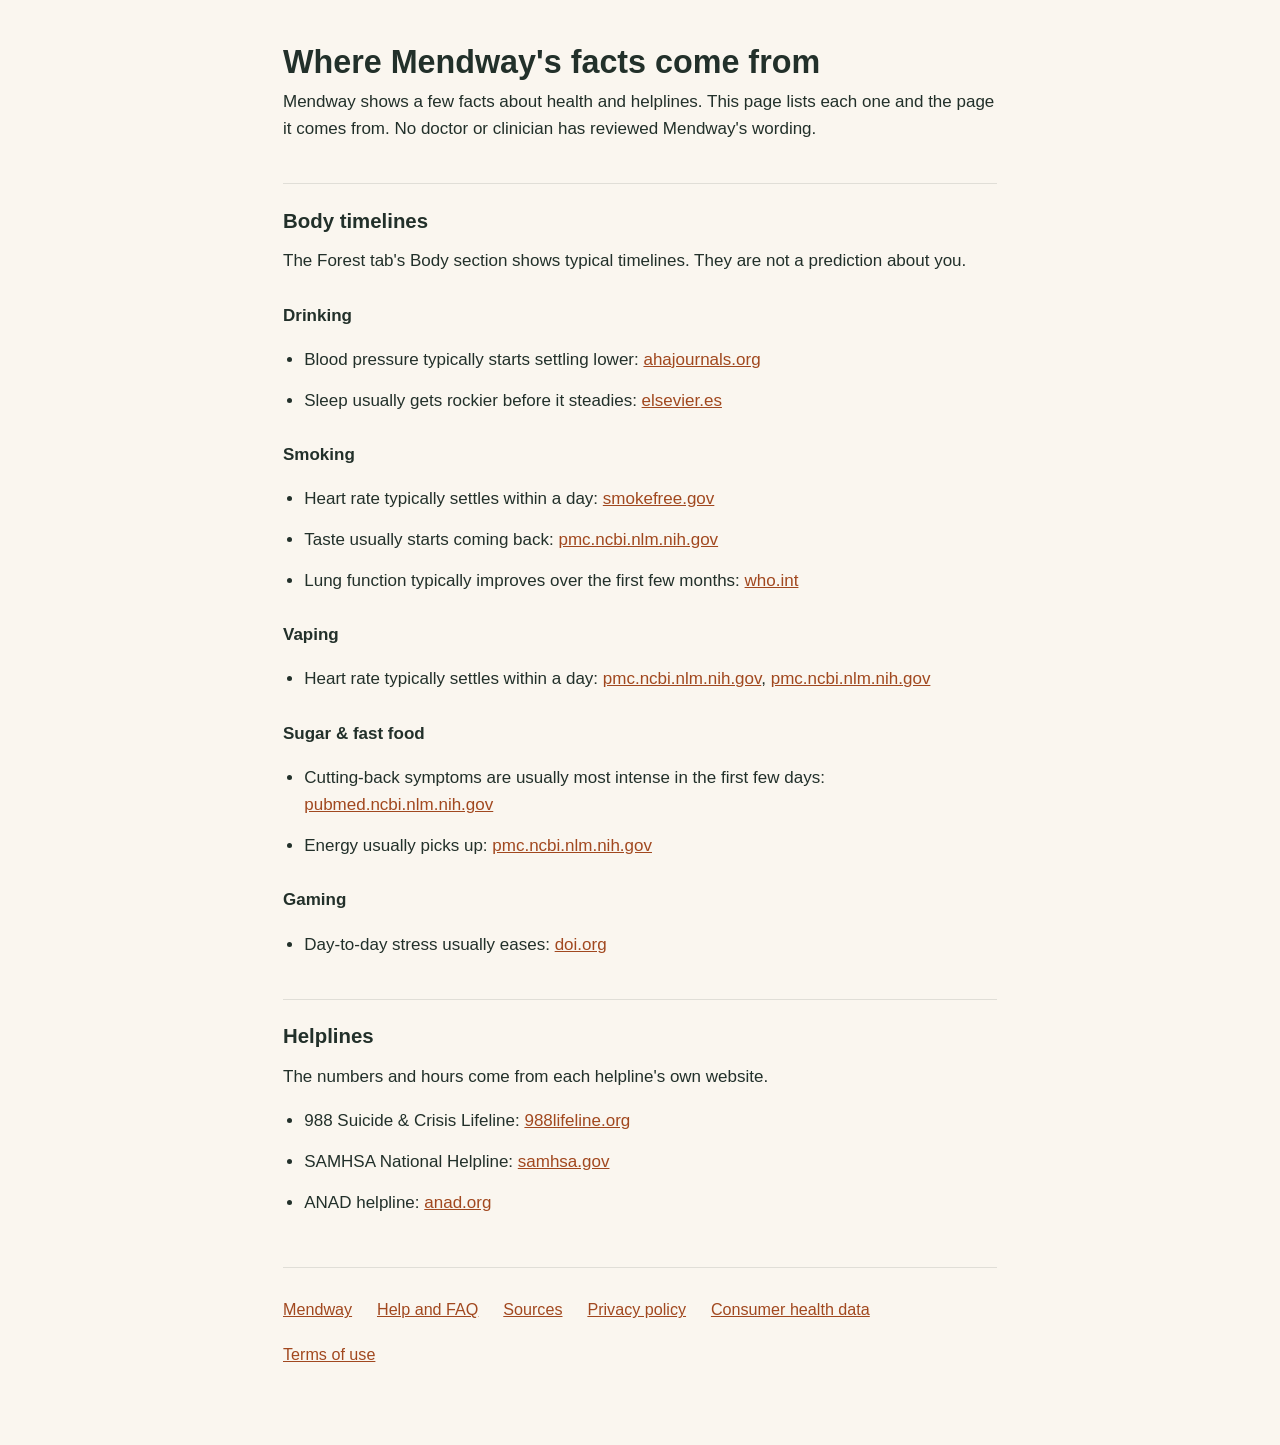
<file: sources/index.html>
<!DOCTYPE html>
<html lang="en-US">
<head>
  <meta charset="utf-8">
  <meta name="viewport" content="width=device-width, initial-scale=1">
  <title>Sources · Mendway</title>
  <meta name="description" content="Mendway shows a few facts about health and helplines. This page lists each one and the page it comes from. No doctor or clinician has reviewed Mendway's wording.">
  <link rel="canonical" href="https://mendwayapp.com/sources/">
  <meta http-equiv="Content-Security-Policy" content="default-src 'none'; style-src 'self'; img-src 'self'; base-uri 'none'; form-action 'none'">
  <meta name="referrer" content="no-referrer">
  <meta name="theme-color" content="#FAF6EF" media="(prefers-color-scheme: light)">
  <meta name="theme-color" content="#150F1C" media="(prefers-color-scheme: dark)">
  <link rel="icon" href="/favicon.png" sizes="48x48" type="image/png">
  <link rel="apple-touch-icon" href="/apple-touch-icon.png">
  <meta property="og:type" content="website">
  <meta property="og:site_name" content="Mendway">
  <meta property="og:title" content="Sources · Mendway">
  <meta property="og:description" content="Mendway shows a few facts about health and helplines. This page lists each one and the page it comes from. No doctor or clinician has reviewed Mendway's wording.">
  <meta property="og:url" content="https://mendwayapp.com/sources/">
  <meta property="og:image" content="https://mendwayapp.com/og.png">
  <meta name="twitter:card" content="summary_large_image">
  <link rel="stylesheet" href="/style.css">
</head>
<body>
<main>

<h1>Where Mendway's facts come from</h1>
<p>Mendway shows a few facts about health and helplines. This page lists each one and the page it comes from. No doctor or clinician has reviewed Mendway's wording.</p>

<h2 id="body_timelines">Body timelines</h2>
<p>The Forest tab's Body section shows typical timelines. They are not a prediction about you.</p>
<h3>Drinking</h3>
<ul>
  <li>Blood pressure typically starts settling lower: <a href="https://www.ahajournals.org/doi/full/10.1161/01.hyp.33.2.653">ahajournals.org</a></li>
  <li>Sleep usually gets rockier before it steadies: <a href="https://www.elsevier.es/en-revista-european-journal-psychiatry-431-articulo-sleep-features-in-alcohol-use-S0213616323000447">elsevier.es</a></li>
</ul>
<h3>Smoking</h3>
<ul>
  <li>Heart rate typically settles within a day: <a href="https://smokefree.gov/quit-smoking/why-you-should-quit/benefits-of-quitting">smokefree.gov</a></li>
  <li>Taste usually starts coming back: <a href="https://pmc.ncbi.nlm.nih.gov/articles/PMC5329949/">pmc.ncbi.nlm.nih.gov</a></li>
  <li>Lung function typically improves over the first few months: <a href="https://www.who.int/news-room/questions-and-answers/item/tobacco-health-benefits-of-smoking-cessation">who.int</a></li>
</ul>
<h3>Vaping</h3>
<ul>
  <li>Heart rate typically settles within a day: <a href="https://pmc.ncbi.nlm.nih.gov/articles/PMC7763797/">pmc.ncbi.nlm.nih.gov</a>, <a href="https://pmc.ncbi.nlm.nih.gov/articles/PMC5626008/">pmc.ncbi.nlm.nih.gov</a></li>
</ul>
<h3>Sugar &amp; fast food</h3>
<ul>
  <li>Cutting-back symptoms are usually most intense in the first few days: <a href="https://pubmed.ncbi.nlm.nih.gov/30227182/">pubmed.ncbi.nlm.nih.gov</a></li>
  <li>Energy usually picks up: <a href="https://pmc.ncbi.nlm.nih.gov/articles/PMC5154680/">pmc.ncbi.nlm.nih.gov</a></li>
</ul>
<h3>Gaming</h3>
<ul>
  <li>Day-to-day stress usually eases: <a href="https://doi.org/10.1016/j.chb.2022.107334">doi.org</a></li>
</ul>

<h2 id="helplines">Helplines</h2>
<p>The numbers and hours come from each helpline's own website.</p>
<ul>
  <li>988 Suicide &amp; Crisis Lifeline: <a href="https://988lifeline.org/">988lifeline.org</a></li>
  <li>SAMHSA National Helpline: <a href="https://www.samhsa.gov/find-help/helplines/national-helpline">samhsa.gov</a></li>
  <li>ANAD helpline: <a href="https://anad.org/get-help/">anad.org</a></li>
</ul>

</main>
<footer>
<nav aria-label="Mendway">
  <a href="/">Mendway</a>
  <a href="/faq/">Help and FAQ</a>
  <a href="/sources/">Sources</a>
  <a href="/privacy/">Privacy policy</a>
  <a href="/health-data/">Consumer health data</a>
  <a href="/terms/">Terms of use</a>
</nav>
</footer>
</body>
</html>
</file>
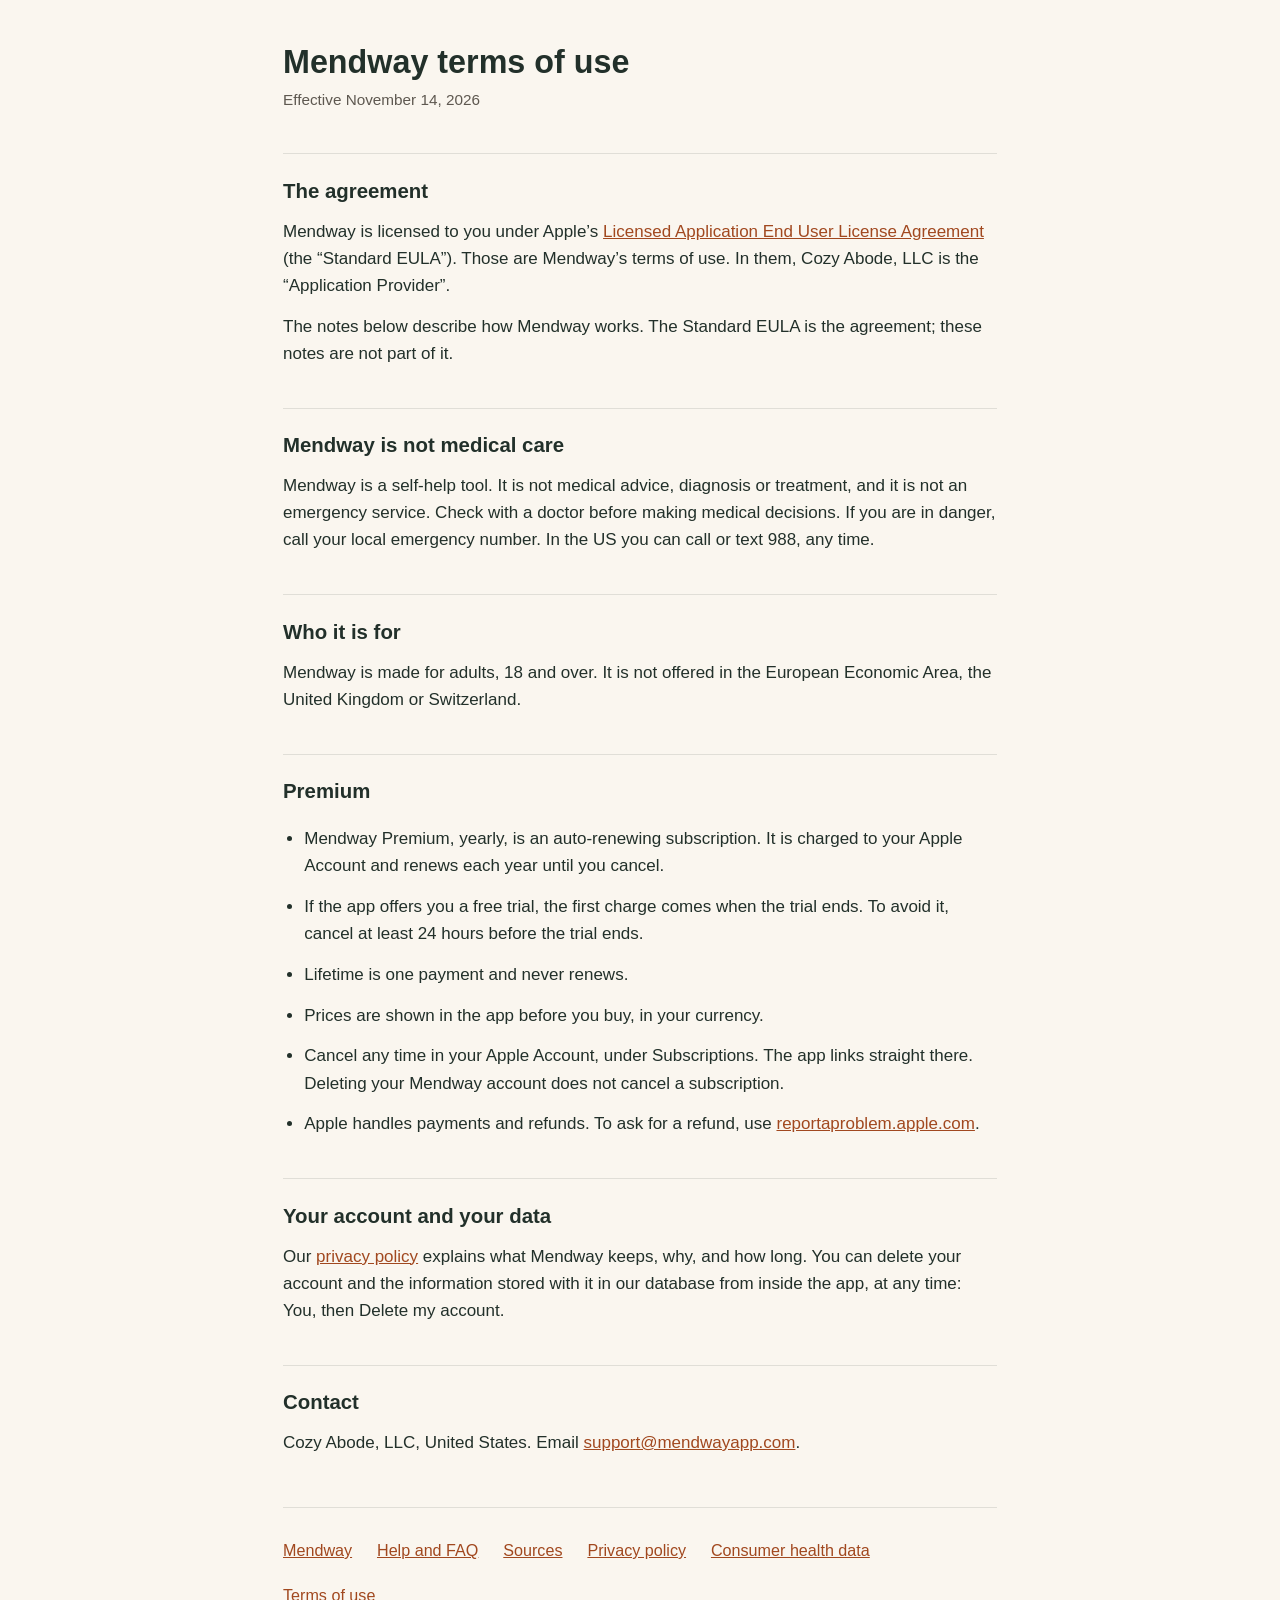
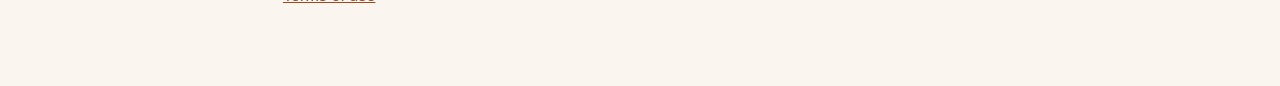
<file: terms/index.html>
<!DOCTYPE html>
<html lang="en-US">
<head>
  <meta charset="utf-8">
  <meta name="viewport" content="width=device-width, initial-scale=1">
  <title>Terms of use · Mendway</title>
  <meta name="description" content="The terms for using Mendway, the iPhone app for quitting a habit and keeping score of what you get back.">
  <link rel="canonical" href="https://mendwayapp.com/terms/">
  <meta http-equiv="Content-Security-Policy" content="default-src 'none'; style-src 'self'; img-src 'self'; base-uri 'none'; form-action 'none'">
  <meta name="referrer" content="no-referrer">
  <meta name="theme-color" content="#FAF6EF" media="(prefers-color-scheme: light)">
  <meta name="theme-color" content="#150F1C" media="(prefers-color-scheme: dark)">
  <link rel="icon" href="/favicon.png" sizes="48x48" type="image/png">
  <link rel="apple-touch-icon" href="/apple-touch-icon.png">
  <meta property="og:type" content="website">
  <meta property="og:site_name" content="Mendway">
  <meta property="og:title" content="Terms of use · Mendway">
  <meta property="og:description" content="The terms for using Mendway, the iPhone app for quitting a habit and keeping score of what you get back.">
  <meta property="og:url" content="https://mendwayapp.com/terms/">
  <meta property="og:image" content="https://mendwayapp.com/og.png">
  <meta name="twitter:card" content="summary_large_image">
  <link rel="stylesheet" href="/style.css">
</head>
<body>
<main>

<h1>Mendway terms of use</h1>
<p class="updated">Effective November 14, 2026</p>

<h2>The agreement</h2>
<p>Mendway is licensed to you under Apple’s <a href="https://www.apple.com/legal/internet-services/itunes/dev/stdeula/">Licensed Application End User License Agreement</a> (the “Standard EULA”). Those are Mendway’s terms of use. In them, Cozy Abode, LLC is the “Application Provider”.</p>
<p>The notes below describe how Mendway works. The Standard EULA is the agreement; these notes are not part of it.</p>

<h2>Mendway is not medical care</h2>
<p>Mendway is a self-help tool. It is not medical advice, diagnosis or treatment, and it is not an emergency service. Check with a doctor before making medical decisions. If you are in danger, call your local emergency number. In the US you can call or text 988, any time.</p>

<h2>Who it is for</h2>
<p>Mendway is made for adults, 18 and over. It is not offered in the European Economic Area, the United Kingdom or Switzerland.</p>

<h2>Premium</h2>
<ul>
  <li>Mendway Premium, yearly, is an auto-renewing subscription. It is charged to your Apple Account and renews each year until you cancel.</li>
  <li>If the app offers you a free trial, the first charge comes when the trial ends. To avoid it, cancel at least 24 hours before the trial ends.</li>
  <li>Lifetime is one payment and never renews.</li>
  <li>Prices are shown in the app before you buy, in your currency.</li>
  <li>Cancel any time in your Apple Account, under Subscriptions. The app links straight there. Deleting your Mendway account does not cancel a subscription.</li>
  <li>Apple handles payments and refunds. To ask for a refund, use <a href="https://reportaproblem.apple.com">reportaproblem.apple.com</a>.</li>
</ul>

<h2>Your account and your data</h2>
<p>Our <a href="/privacy/">privacy policy</a> explains what Mendway keeps, why, and how long. You can delete your account and the information stored with it in our database from inside the app, at any time: You, then Delete my account.</p>

<h2>Contact</h2>
<p>Cozy Abode, LLC, United States. Email <a href="mailto:support@mendwayapp.com">support@mendwayapp.com</a>.</p>

</main>
<footer>
<nav aria-label="Mendway">
  <a href="/">Mendway</a>
  <a href="/faq/">Help and FAQ</a>
  <a href="/sources/">Sources</a>
  <a href="/privacy/">Privacy policy</a>
  <a href="/health-data/">Consumer health data</a>
  <a href="/terms/">Terms of use</a>
</nav>
</footer>
</body>
</html>
</file>
<file: home.css>
/* Mendway home page. One stylesheet, no inline styles, no scripts (site/README.md: CSP style-src 'self', no scripts).
   Concept: one continuous sky, dusk at the top to daylight at the bottom. Sections never set a background of their own
   except as a segment of that sky; each segment starts on the color the previous one ended on. */

@font-face{font-family:"Jakarta";src:url(fonts/plus-jakarta-sans-latin-500-normal.woff2) format("woff2");font-weight:500;font-display:swap}
@font-face{font-family:"Jakarta";src:url(fonts/plus-jakarta-sans-latin-700-normal.woff2) format("woff2");font-weight:700;font-display:swap}
@font-face{font-family:"Jakarta";src:url(fonts/plus-jakarta-sans-latin-800-normal.woff2) format("woff2");font-weight:800;font-display:swap}

:root{
  /* Ember Pine: night */
  --sky-0:#1B1030; --sky-1:#24143A; --sky-2:#2E1640;
  --cream:#FFEED6; --cream-2:rgba(255,238,214,.72); --glass:rgba(255,238,214,.07); --glass-line:rgba(255,238,214,.15);
  --ember:#F6A55F; --ember-2:#E8734F; --on-ember:#2A1006;
  /* dusk to day: the app's two skies joined */
  --dusk-a:#6B2450; --dusk-b:#B8455A; --dawn-a:#E8734F; --dawn-b:#FF9257; --dawn-c:#FFB877; --dawn-d:#FFE2A8;
  /* Ember Daylight */
  --linen:#FAF6EF; --ink:#22302A; --body:#4F4A44; --muted:#6E655D;
  --terra:#B8552E; --terra-press:#A1481F; --sage:#3F6B4C; --line:rgba(34,48,42,.12);
  --tree-far:#8FD9A8; --tree-mid:#3FAE74; --tree-near:#16764F;
  --night-far:#5C4A6B; --night-mid:#2E4038; --night-near:#14241F;

  --h2:clamp(2rem,4.2vw,3.25rem);
  --lede:clamp(1.125rem,1.6vw,1.3125rem);
  --wrap:1200px; --gut:clamp(20px,4vw,48px); --sec:clamp(88px,11vw,144px);
  --ease:cubic-bezier(.2,.7,.2,1);
  --radius-shot:28px; --shadow-night:0 30px 70px rgba(10,4,16,.55); --shadow-day:0 30px 60px rgba(34,48,42,.18);
}
*{box-sizing:border-box}
html{-webkit-text-size-adjust:100%;background:var(--sky-0)}
@media (prefers-reduced-motion:no-preference){html{scroll-behavior:smooth}}
body{margin:0;font-family:"Jakarta",-apple-system,system-ui,sans-serif;font-weight:500;font-size:1.0625rem;line-height:1.6;color:var(--cream);-webkit-font-smoothing:antialiased}
img,svg{display:block;max-width:100%}
img{height:auto}
a{color:inherit}
h1,h2,h3,p,ul,figure{margin:0}
ul{padding:0;list-style:none}
h2{font-size:var(--h2);font-weight:800;letter-spacing:-.03em;line-height:1.06;text-wrap:balance;max-width:13em}
.lede{margin-top:20px;font-size:var(--lede);line-height:1.55;max-width:30em}
.wrap{max-width:var(--wrap);margin:0 auto;padding:0 var(--gut)}
.split{display:grid;grid-template-columns:minmax(0,5fr) minmax(0,6fr);gap:clamp(40px,7vw,104px);align-items:center}
@media (max-width:880px){.split{grid-template-columns:1fr}}
.sr{position:absolute;width:1px;height:1px;overflow:hidden;clip:rect(0 0 0 0);white-space:nowrap}
:focus-visible{outline:3px solid var(--ember);outline-offset:3px;border-radius:8px}
.day :focus-visible{outline-color:var(--terra)}

/* screenshots: one treatment everywhere */
.shot{border-radius:var(--radius-shot);overflow:hidden;box-shadow:var(--shadow-night)}
.day .shot{box-shadow:var(--shadow-day)}
.shot-cap{margin-top:12px;font-size:.875rem;color:var(--cream-2)}
.day .shot-cap{color:var(--muted)}

/* buttons */
.btn{display:inline-flex;align-items:center;justify-content:center;gap:.6em;min-height:52px;padding:0 1.5em;border-radius:20px;border:0;font:inherit;font-weight:800;font-size:1rem;text-decoration:none;cursor:pointer;transition:transform .18s var(--ease),box-shadow .2s var(--ease),background-color .2s}
.btn:active{transform:scale(.97)}
.btn-ember{background:var(--ember);color:var(--on-ember)}
.btn-ember:hover{background:#F9B67A}
.btn-quiet{background:none;color:inherit;box-shadow:inset 0 0 0 1.5px var(--glass-line)}
.btn-quiet:hover{box-shadow:inset 0 0 0 1.5px rgba(255,238,214,.45)}
.soon{display:inline-flex;align-items:center;gap:.55em;min-height:52px;padding:.7em 1.35em;border-radius:20px;background:rgba(255,238,214,.1);box-shadow:inset 0 0 0 1px var(--glass-line);font-weight:700;font-size:.9375rem;line-height:1.3;text-decoration:none;transition:background-color .2s,box-shadow .2s}
.soon:hover{background:rgba(255,238,214,.17);box-shadow:inset 0 0 0 1px rgba(255,238,214,.45)}
.soon svg{flex:none;width:18px;height:18px;fill:currentColor}
.day .soon{background:#fff;box-shadow:inset 0 0 0 1px var(--line);color:var(--ink)}
.day .soon:hover{box-shadow:inset 0 0 0 1.5px var(--terra)}
.get{display:inline-flex;align-items:center;gap:12px}
.app-icon{flex:none;width:52px;height:52px;border-radius:12px;box-shadow:inset 0 0 0 1px var(--glass-line)}

/* nav */
.nav{position:absolute;inset:0 0 auto;z-index:5}
.nav .wrap{display:flex;align-items:center;gap:12px 28px;min-height:76px}
/* the lockup: the pines stand on the wordmark's baseline and rise just above its capitals */
.brand{display:inline-block;padding:8px 0;font-weight:800;font-size:1.5rem;line-height:28px;letter-spacing:-.035em;text-decoration:none;white-space:nowrap}
.brand svg{display:inline-block;vertical-align:baseline;width:26.4px;height:25px;margin-right:8px}
@media (max-width:700px){.brand{font-size:1.375rem}.brand svg{width:24.3px;height:23px;margin-right:8px}}
.nav-links{display:flex;gap:28px;align-items:center;margin-left:auto;font-size:1rem;font-weight:500;color:var(--cream-2)}
.nav-links a{text-decoration:none;padding:12px 6px;margin:0 -6px;transition:color .2s}
.nav-links a:hover{color:var(--cream)}
/* the compact download link: the ember button, smaller */
.nav-get{min-height:44px;padding:0 1.1em;border-radius:12px;font-size:.9375rem}
@media (max-width:880px){.nav .wrap{column-gap:20px}.nav-links{gap:20px}}
/* narrow: brand and the download link on the first row, all three links on the second */
@media (max-width:700px){
  .nav .wrap{flex-wrap:wrap;padding-top:10px;row-gap:0}
  .nav-get-wrap{order:2;margin-left:auto}
  .nav-links{order:3;width:100%;margin-left:0;justify-content:flex-start;gap:22px}
}
@media (max-width:620px){.tile small{font-size:.75rem}.tile{padding:12px 10px 10px}}

/* =========================================================
   SKY SEGMENTS: each starts where the last one ended
   ========================================================= */
.hero{background:linear-gradient(180deg,var(--sky-0),var(--sky-1))}
.reset{background:linear-gradient(180deg,var(--sky-1),var(--sky-2))}
.sunrise{background:linear-gradient(180deg,var(--sky-2) 0%,#4A1B48 16%,var(--dusk-a) 32%,var(--dusk-b) 48%,var(--dawn-a) 60%,var(--dawn-b) 72%,var(--dawn-c) 86%,var(--dawn-d) 100%)}
.day{--sec:clamp(64px,7.5vw,100px);color:var(--ink);background:linear-gradient(180deg,#E4F0E5 0%,#F1F3E9 9%,#F8F5EC 22%,var(--linen) 40%,#F7F1E4 100%)}

/* =========================================================
   HERO: headline from the first frame, the rescue plays under it
   ========================================================= */
.hero{position:relative;overflow:hidden;padding:clamp(108px,13vh,140px) 0 0}
.hero-grid{position:relative;z-index:2;display:grid;grid-template-columns:minmax(0,7fr) minmax(0,5fr);grid-template-areas:"h demo" "intro demo" "rest demo";grid-template-rows:auto auto 1fr;column-gap:clamp(40px,6vw,96px);align-items:start}
.hero h1{grid-area:h;margin-top:clamp(0px,3vw,40px)}
.hero-demo{grid-area:demo}
.hero-intro{grid-area:intro}
.hero-rest{grid-area:rest}
@media (max-width:880px){.hero-grid{grid-template-columns:1fr;grid-template-rows:none;grid-template-areas:"h" "intro" "rest" "demo"}.hero-demo{margin-top:40px}.hero-rest{margin-top:4px}}
@media (max-width:700px){.hero{padding-top:148px}}
.hero h1{font-size:clamp(2.375rem,4.6vw,4rem);font-weight:800;letter-spacing:-.04em;line-height:.98}
.hero h1 > span{display:block}
.dot{margin-left:-.07em}
.hero .intro{max-width:32em;margin-top:24px;font-size:var(--lede);color:var(--cream-2)}
.ctas{display:flex;flex-wrap:wrap;gap:12px;margin-top:32px}
.close .ctas{justify-content:center}
.avail{margin-top:12px;font-size:.875rem;color:var(--cream-2)}

.stage{position:relative;width:100%;max-width:520px;padding:32px 24px;border-radius:32px;background:linear-gradient(180deg,rgba(59,24,64,.55),rgba(107,36,80,.45));box-shadow:inset 0 0 0 1px var(--glass-line),0 40px 90px rgba(10,4,16,.5)}
.stage-cap{margin-top:12px;font-size:.875rem;color:var(--cream-2);max-width:520px}
.stage-b{display:none}
#replay:checked ~ .stage-a{display:none}
#replay:checked ~ .stage-b{display:block}
.replay{display:block;width:max-content;padding:12px 0;margin:-4px 0;color:var(--ember);font-weight:500;cursor:pointer;text-decoration:underline;text-underline-offset:3px}
#replay:focus-visible ~ .stage-cap .replay{outline:3px solid var(--ember);outline-offset:2px;border-radius:6px}
.seq{display:grid}
.seq > .s{grid-area:1/1;display:flex;flex-direction:column;align-items:center;text-align:center}
.step{font-size:.875rem;font-weight:500;color:var(--cream-2);margin-bottom:8px}
.s-title{font-size:clamp(1.5rem,3vw,1.875rem);font-weight:800;letter-spacing:-.025em;line-height:1.15}
.s-sub{margin-top:8px;color:var(--cream-2);font-size:1rem}
.ring{position:relative;width:min(56vw,220px);aspect-ratio:1;margin-top:32px;border-radius:50%;display:grid;place-items:center;background:radial-gradient(circle at 50% 42%,rgba(232,115,79,.45),rgba(168,64,90,.34) 62%,rgba(141,47,76,.24));box-shadow:inset 0 0 0 1.5px rgba(255,238,214,.18),0 0 70px rgba(232,115,79,.25)}
.ring-label{font-weight:800;font-size:1.5rem;letter-spacing:-.02em;line-height:1.1}
.count{position:relative;font-variant-numeric:tabular-nums;height:2.2rem;margin-top:4px;font-size:2rem;font-weight:800;color:rgba(255,238,214,.88)}
.count span{position:absolute;left:50%;transform:translateX(-50%);opacity:0}
.chipsets{display:grid;width:100%;margin-top:24px}
.chipsets > .chips{grid-area:1/1;align-content:start}
.chips{display:flex;flex-wrap:wrap;justify-content:center;gap:8px}
/* step 3's eyebrow is the chip that was tapped, as in the app's stake step */
.eyebrow{display:grid;margin-bottom:8px;font-weight:500;font-size:.9375rem;color:var(--ember)}
.eyebrow > span{grid-area:1/1}
/* one set per habit, stacked in the same cell, so switching never moves anything. Visibility, not display:
   a set that went from display:none to shown would start its chip animations again, mid-sequence. */
.v{visibility:hidden}
.v-alcohol{visibility:inherit}
.habit-tabs{display:none}
@supports selector(:has(*)){
  .habit-tabs{display:flex}
  .hero-demo:has(.habit-tabs :checked) .v{visibility:hidden}
  .hero-demo:has(#h-alcohol:checked) .v-alcohol,.hero-demo:has(#h-smoking:checked) .v-smoking,
  .hero-demo:has(#h-vaping:checked) .v-vaping,.hero-demo:has(#h-porn:checked) .v-porn,
  .hero-demo:has(#h-food:checked) .v-food,.hero-demo:has(#h-gaming:checked) .v-gaming{visibility:inherit}
}
/* the habit choices: real radio buttons, drawn as their labels */
.habit-tabs{flex-wrap:wrap;gap:8px;max-width:520px;min-width:0;margin:0 0 16px;padding:0;border:0}
.habit-tabs input{position:absolute;opacity:0;width:1px;height:1px;margin:0}
.habit-tabs label{display:inline-flex;align-items:center;min-height:44px;padding:0 16px;border-radius:99px;background:var(--glass);box-shadow:inset 0 0 0 1px var(--glass-line);font-weight:500;font-size:.9375rem;color:var(--cream-2);cursor:pointer;transition:background-color .2s,color .2s}
.habit-tabs label:hover{color:var(--cream);box-shadow:inset 0 0 0 1px rgba(255,238,214,.4)}
.habit-tabs input:checked + label{background:#FFF5E6;color:var(--on-ember);box-shadow:none}
.habit-tabs input:focus-visible + label{outline:3px solid var(--ember);outline-offset:2px}
.chip{padding:10px 16px;border-radius:99px;background:var(--glass);box-shadow:inset 0 0 0 1px var(--glass-line);font-weight:500;font-size:.9375rem}
.pill{margin-top:28px;min-width:min(100%,300px);background:#FFF5E6;color:var(--on-ember);box-shadow:none}
.tiles{display:grid;grid-template-columns:repeat(3,minmax(0,1fr));gap:8px;width:100%;margin-top:24px;text-align:left}
.tile{padding:16px 16px 12px;border-radius:16px;background:var(--glass);box-shadow:inset 0 0 0 1px var(--glass-line)}
.tile b{display:block;font-variant-numeric:tabular-nums;font-size:clamp(1.25rem,2.6vw,1.625rem);font-weight:800;letter-spacing:-.02em;line-height:1.1}
.tile small{display:block;margin-top:4px;font-size:.8125rem;font-weight:500;color:var(--cream-2);line-height:1.3}
.n{position:relative;display:block;height:1.1em}
.n i{position:absolute;left:0;top:0;font-style:normal}
.n .from{opacity:0}
.why{margin-top:16px;color:var(--cream-2)}
.why q{display:block;color:var(--cream);font-weight:500;margin-top:4px}
.rode{margin-top:24px;min-width:min(100%,300px)}
.beat{margin-top:12px;font-weight:500;color:var(--ember)}
/* default (print, reduced motion, no animation support): the last step, finished */
.s1,.s2{visibility:hidden}

.stars{position:absolute;inset:0;z-index:0;pointer-events:none}
/* the moon rises over the hero's pines: a warm crescent with earthshine, behind the trees and the content */
.moon{--m:clamp(96px,9.4vw,144px);position:absolute;z-index:0;left:39%;bottom:calc(max(clamp(120px,18vw,220px),18vw) * .88);width:var(--m);aspect-ratio:1;border-radius:50%;pointer-events:none;background:radial-gradient(circle at 38% 42%,rgba(255,238,214,.13),rgba(255,238,214,.05) 70%);box-shadow:inset calc(var(--m) * -.24) calc(var(--m) * -.05) 0 0 #FFEBCB,0 0 28px 2px rgba(255,214,160,.28)}
.moon::after{content:"";position:absolute;inset:-85%;border-radius:50%;background:radial-gradient(circle,rgba(255,196,140,.26),rgba(246,165,95,.1) 38%,transparent 66%)}
@media (max-width:880px){.moon{--m:clamp(52px,13vw,72px);left:auto;right:clamp(18px,6vw,40px);top:96px;bottom:auto}}
@media (max-width:700px){.moon{top:136px}}
/* the smallest phones: the download button takes a row of its own, so the nav is three rows deep */
@media (max-width:360px){.hero{padding-top:192px}.moon{top:180px}}
/* shooting stars: invisible at rest, so reduced motion and print show none */
.meteors{position:absolute;inset:0;z-index:0;pointer-events:none}
.meteors i{position:absolute;width:clamp(110px,12vw,180px);height:2px;border-radius:2px;opacity:0;transform-origin:0 50%;background:linear-gradient(90deg,#FFF8EC,rgba(255,214,160,.7) 14%,rgba(255,214,160,0))}
.meteors i::before{content:"";position:absolute;left:-2px;top:-2px;width:6px;height:6px;border-radius:50%;background:#FFF8EC;box-shadow:0 0 10px 3px rgba(255,226,180,.85)}
.meteors i:nth-child(1){left:56%;top:64px;--a:-16deg;--run:-44vw}
.meteors i:nth-child(2){left:94%;top:30px;--a:-24deg;--run:-30vw}
.stars i{position:absolute;width:2px;height:2px;border-radius:50%;background:var(--cream);opacity:.5}
.pines{position:relative;z-index:1;height:max(clamp(120px,18vw,220px),18vw);margin-top:clamp(24px,4vw,56px);pointer-events:none;-webkit-mask-image:linear-gradient(#000 55%,transparent);mask-image:linear-gradient(#000 55%,transparent)}
.pines svg{position:absolute;inset:auto 0 0 0;width:100%;height:100%}
/* pine strips: the SVGs slice-fill the strip's width, so a strip shorter than its tallest tree crops the tips.
   Each strip is at least (300 - tallest peak + 6) / 1440 of the width: hero 47 -> 18vw, sunrise 41 -> 18.4vw, close 105 -> 14vw. */

/* =========================================================
   RESET
   ========================================================= */
.reset{padding:clamp(24px,3vw,48px) 0 calc(var(--sec) * .8)}
.reset .lede{color:var(--cream-2)}
.demo{justify-self:end;width:100%;max-width:500px}
@media (max-width:880px){.demo{justify-self:start}}
.toggle{position:absolute;opacity:0;width:1px;height:1px}
.ledger{display:grid;grid-template-columns:repeat(2,minmax(0,1fr));gap:1px;border-radius:20px;overflow:hidden;background:var(--glass-line);max-width:500px}
.cell{position:relative;background:var(--sky-1);padding:24px 24px 20px}
.cell b{display:block;font-variant-numeric:tabular-nums;font-size:clamp(1.75rem,3vw,2.25rem);font-weight:800;letter-spacing:-.03em;line-height:1.05}
.cell span{display:block;margin-top:8px;font-size:.875rem;color:var(--cream-2)}
.cell.lead{background:#2C1A40}
.roll{position:relative;display:block;height:1.05em;overflow:hidden}
.roll i{position:absolute;inset:0;font-style:normal;transition:transform .7s var(--ease),opacity .5s}
.roll .after{transform:translateY(100%);opacity:0}
.kept{position:absolute;top:16px;right:16px;font-size:.75rem;font-weight:500;color:var(--ember);opacity:0;transform:translateY(4px);transition:opacity .35s,transform .35s var(--ease)}
.demo label.btn{margin-top:16px}
.demo .on{display:none}
.toggle:checked ~ .ledger .roll .before{transform:translateY(-100%);opacity:0}
.toggle:checked ~ .ledger .roll .after{transform:none;opacity:1}
.toggle:checked ~ .ledger .kept{opacity:1;transform:none}
.toggle:checked ~ .ledger .k2{transition-delay:.25s}.toggle:checked ~ .ledger .k3{transition-delay:.34s}.toggle:checked ~ .ledger .k4{transition-delay:.43s}
.toggle:checked ~ label .off{display:none}.toggle:checked ~ label .on{display:inline}
.toggle:focus-visible ~ label{outline:3px solid var(--ember);outline-offset:3px}
.demo-note{display:block;margin-top:12px;font-size:.875rem;color:var(--cream-2)}

/* =========================================================
   SUNRISE: the middle of the sky
   ========================================================= */
.sunrise{position:relative;overflow:hidden;min-height:clamp(520px,62vw,800px);padding-top:clamp(40px,5vw,72px)}
.sun{position:absolute;z-index:0;left:50%;bottom:clamp(70px,10vw,140px);width:clamp(120px,14vw,190px);aspect-ratio:1;margin-left:calc(clamp(120px,14vw,190px) / -2);border-radius:50%;box-shadow:0 0 90px 40px rgba(255,222,168,.5)}
/* the disc sits on top of its own crown of rays: both are the sun's, so they climb with it */
.sun::after{content:"";position:absolute;inset:0;border-radius:50%;background:radial-gradient(circle at 42% 40%,#FFFDF6,#FFF0CF 62%,rgba(255,240,207,.4))}
.sun::before{content:"";position:absolute;inset:-150%;border-radius:50%;background:repeating-conic-gradient(from 0deg,rgba(255,246,222,.5) 0deg 4deg,rgba(255,246,222,0) 7deg 15deg);-webkit-mask-image:radial-gradient(circle,#000 18%,rgba(0,0,0,.5) 38%,transparent 68%);mask-image:radial-gradient(circle,#000 18%,rgba(0,0,0,.5) 38%,transparent 68%)}
/* a small flock crossing the dawn, in front of the sun and behind the headline; only where things may move */
.birds{display:none;position:absolute;z-index:1;left:0;top:clamp(150px,24vw,300px);width:180px;height:90px;pointer-events:none;color:#3B1838}
.birds i{position:absolute;width:46px;height:18px}
.birds i::before,.birds i::after{content:"";position:absolute;top:0;width:23px;height:15px;border-top:3.5px solid currentColor;border-radius:70% 70% 0 0}
.birds i::before{left:0;transform-origin:100% 0}
.birds i::after{right:0;transform-origin:0 0}
.birds i:nth-child(1){left:0;top:26px}
.birds i:nth-child(2){left:64px;top:0;scale:.82}
.birds i:nth-child(3){left:116px;top:44px;scale:.7}
.sunrise h2{position:relative;z-index:2;color:var(--cream);font-size:clamp(2.375rem,5.6vw,4.75rem);letter-spacing:-.04em;line-height:.98;max-width:12em;margin:0 auto;text-align:center}
.sunrise .wrap{width:100%}
.horizon{position:absolute;left:0;right:0;bottom:0;height:max(clamp(130px,17vw,230px),18.4vw);z-index:1;-webkit-mask-image:linear-gradient(#000 70%,transparent);mask-image:linear-gradient(#000 70%,transparent)}
.sunrise::after{content:"";position:absolute;left:0;right:0;bottom:0;height:40px;background:linear-gradient(transparent,#E4F0E5);z-index:1}
.horizon svg{position:absolute;inset:auto 0 0 0;width:100%;height:100%}

/* =========================================================
   LEDGER (day)
   ========================================================= */
.ledger-sec{position:relative;z-index:2;padding:clamp(48px,6vw,80px) 0 var(--sec)}
.ledger-sec .split{align-items:start}
.ledger-sec figure{margin-top:clamp(-200px,-14vw,-90px)}
@media (max-width:880px){.ledger-sec figure{margin-top:8px}}
.ledger-sec .lede{color:var(--body)}
.habits{margin-top:24px;color:var(--ink);max-width:28em}
.ledger-sec .shot{max-width:420px;width:100%;justify-self:end}
@media (max-width:880px){.ledger-sec .shot{justify-self:start}}

/* =========================================================
   FOREST (day): the app's trees, in daylight
   ========================================================= */
.forest-sec{padding:var(--sec) 0}
.forest-sec .split{align-items:start}
.forest-sec .lede{color:var(--body);margin-top:0}
.grove{position:relative;margin-top:56px;padding:0 clamp(12px,4vw,56px);display:grid;grid-template-columns:repeat(5,minmax(0,1fr));gap:clamp(8px,2.5vw,36px);align-items:end;border-bottom:2px solid rgba(22,118,79,.25)}
.tree{display:flex;flex-direction:column;align-items:center;gap:12px;padding-bottom:16px}
.tree i{display:block;width:clamp(44px,8vw,112px);clip-path:polygon(50% 0,100% 100%,0 100%);background:linear-gradient(170deg,var(--tree-mid),var(--tree-near));transform-origin:50% 100%}
.t1 i{height:clamp(120px,17vw,230px)}.t2 i{height:clamp(135px,19vw,255px)}.t3 i{height:clamp(150px,21vw,280px)}.t4 i{height:clamp(165px,23vw,305px)}
.t5 i{height:clamp(165px,23vw,305px);background:linear-gradient(150deg,var(--ember),#D05C3C);scale:1 .37}
.tree span{font-size:.9375rem;font-weight:500;text-align:center;line-height:1.3}
.tree small{display:block;font-size:.8125rem;font-weight:500;color:var(--terra-press)}
/* every label has room for two lines, so November's day count no longer lifts its tree off the ground line */
.tree span{min-height:2.6em}
/* the day November takes in: a spark that climbs from the tree's foot to its tip; only where things may move */
.t5{position:relative}
.mote{--tip:calc(clamp(165px,23vw,305px) * -.37);display:none;position:absolute;left:50%;bottom:calc(28px + 2.6em);width:14px;height:14px;margin-left:-7px;font-size:.9375rem;border-radius:50%;pointer-events:none;background:#FFFDF6;box-shadow:0 0 0 3px rgba(255,255,255,.75),0 0 24px 10px rgba(255,196,112,.9)}
.forest-notes{margin-top:32px;color:var(--body)}
.forest-notes p{max-width:32em}
.forest-notes p + p{margin-top:0}
@media (max-width:880px){.forest-notes p + p{margin-top:12px}}

/* =========================================================
   PREMIUM
   ========================================================= */
.price-sec{padding:var(--sec) 0}
.price-sec .split{align-items:start;margin-top:48px}
.free-list li{display:flex;justify-content:space-between;align-items:center;gap:16px;padding:16px 0;border-bottom:1px solid var(--line);font-weight:500;font-size:1.25rem}
.free-list li span{white-space:nowrap;font-size:.9375rem;font-weight:500;color:var(--sage)}
.plan{background:#fff;border-radius:24px;padding:clamp(24px,3.5vw,40px);box-shadow:0 14px 30px rgba(34,48,42,.08),inset 0 0 0 1px var(--line)}
.plan h3{font-size:1.75rem;font-weight:800;letter-spacing:-.025em}
.price{margin-top:12px;font-size:1.125rem;font-weight:500;color:var(--ink);line-height:1.45}
.plan ul{margin-top:20px}
.plan li{padding:12px 0;border-top:1px solid var(--line)}
.plan li small{display:block;color:var(--muted);font-weight:500;font-size:.9375rem}
.fine{margin-top:16px;font-size:.9375rem;color:var(--body);line-height:1.55}

/* =========================================================
   PRIVACY (day): short lines, each one the app's own
   ========================================================= */
.priv-sec{padding:var(--sec) 0 0}
.priv-sec .split{align-items:start}
.priv-links{margin-top:20px;max-width:26em;color:var(--body)}
.priv-links a{color:var(--terra-press);text-underline-offset:3px;padding:12px 0}
.priv-links a:hover{color:var(--ink)}
.priv-list{border-top:1px solid var(--line)}
.priv-list li{padding:20px 0;border-bottom:1px solid var(--line);font-size:var(--lede);line-height:1.45;color:var(--ink);text-wrap:pretty}

/* =========================================================
   WON'T: the page's promise. One column, heading above.
   ========================================================= */
.wont{padding:var(--sec) 0}
.wont h2{margin:0 auto;text-align:center}
.promise{max-width:44rem;margin:clamp(32px,4vw,48px) auto 0;border-top:2px solid var(--ink)}
.promise li{padding:clamp(20px,2.4vw,28px) 0;border-bottom:1px solid var(--line)}
.promise b{display:block;font-size:1.5rem;font-weight:800;letter-spacing:-.025em;line-height:1.2;text-wrap:balance}
.promise span{display:block;margin-top:8px;color:var(--body)}

/* =========================================================
   FAQ teaser: native disclosure, no script
   ========================================================= */
.faq-sec{padding:0 0 var(--sec)}
.faq-sec .split{align-items:start}
.faq-list{border-top:1px solid var(--line)}
.faq-list details{border-bottom:1px solid var(--line)}
.faq-list summary{display:flex;align-items:center;justify-content:space-between;gap:20px;min-height:60px;padding:16px 0;font-size:1.1875rem;font-weight:500;line-height:1.35;cursor:pointer;list-style:none}
.faq-list summary::-webkit-details-marker{display:none}
/* a plus that turns into a cross: two bars drawn as gradients, turned as one */
.faq-list summary::after{content:"";flex:none;width:28px;height:28px;border-radius:50%;background:linear-gradient(var(--terra),var(--terra)) center/12px 2px no-repeat,linear-gradient(var(--terra),var(--terra)) center/2px 12px no-repeat;box-shadow:inset 0 0 0 1.5px rgba(184,85,46,.35)}
.faq-list details[open] summary::after{rotate:45deg}
.faq-list summary:hover{color:var(--terra-press)}
.faq-list details p{max-width:36em;padding:0 0 24px;color:var(--body)}
.faq-more{margin-top:16px}
.faq-more a{display:inline-flex;align-items:center;min-height:44px;color:var(--terra-press);text-underline-offset:3px}
.faq-more a:hover{color:var(--ink)}

/* =========================================================
   FOUNDER NOTE: a short letter, unsigned and still. A centered
   column, the text left-aligned inside it, no quote marks.
   ========================================================= */
.letter{max-width:34em;margin:0 auto;font-size:1.25rem;line-height:1.6;color:var(--body)}
.letter h2{margin-bottom:24px;font-size:var(--h2);color:var(--ink)}
.letter p{text-wrap:pretty}
.letter p + p{margin-top:1em}
.letter p:last-child{color:var(--ink)}
@media (max-width:700px){.letter{font-size:1.125rem}}

/* =========================================================
   CLOSE: back to the trees, in daylight
   ========================================================= */
.close{position:relative;overflow:hidden;overflow:clip;padding:var(--sec) 0 0;text-align:center} /* clip, not hidden: a hidden box is a scroll container and would freeze the closing pines' view() timeline */
.close h2{max-width:13em;margin:0 auto}
.close .ctas{margin-top:28px}
.help{max-width:36em;margin:24px auto 0;color:var(--body);font-size:1rem;text-wrap:balance}
.help a{padding:12px 0;color:var(--terra-press);text-underline-offset:3px;white-space:nowrap}
.help a:hover{color:var(--ink)}
.daypines{position:relative;height:max(clamp(110px,16vw,200px),14vw);margin-top:clamp(56px,7vw,88px)}
.daypines svg{position:absolute;inset:auto 0 0 0;width:100%;height:100%}
/* the forest floor: the not-medical-care line and the support address (in <main>), then the site's shared footer */
.floor-note{position:relative;z-index:1;background:var(--tree-near);color:rgba(240,248,242,.92);font-size:.9375rem;text-align:left;padding:32px 0 0}
.floor-row{display:flex;flex-wrap:wrap;gap:4px 40px;justify-content:space-between;align-items:baseline}
footer{background:var(--tree-near);color:rgba(240,248,242,.92);font-size:.9375rem;padding:8px 0 48px}
footer nav{display:flex;flex-wrap:wrap;gap:4px 24px;max-width:var(--wrap);margin:0 auto;padding:0 var(--gut)}
.floor-note a,footer a{text-decoration:none;padding:10px 8px;margin:0 -8px}
.floor-note a:hover,footer a:hover{color:#fff}
.floor-note :focus-visible,footer :focus-visible{outline-color:#fff}

/* =========================================================
   MOTION. Time-based: the hero sequence and ambient loops.
   Scroll-based: CSS scroll-driven animations, so no script.
   Everything is off for reduced motion and in print.
   ========================================================= */
@media screen and (prefers-reduced-motion:no-preference){
  /* hero sequence, ~10.4 s, ends on step 3 and stays there */
  .s1,.s2{visibility:visible}
  .s1{animation:sIn .6s var(--ease) .5s both,sOut .45s ease-in 4.95s forwards}
  .ring{animation:inhale 4s cubic-bezier(.45,0,.55,1) .9s both}
  .count span{animation:tick 1s linear both}
  .count span:nth-child(1){animation-delay:.9s}.count span:nth-child(2){animation-delay:1.9s}
  .count span:nth-child(3){animation-delay:2.9s}.count span:nth-child(4){animation-delay:3.9s;animation-name:tickLast}
  .s2{animation:sIn .5s var(--ease) 5.3s both,sOut .4s ease-in 7.45s forwards}
  .s2 .chip{--in:5.45s;animation:chipIn .4s var(--ease) var(--in) both}
  .s2 .chip:nth-child(2){--in:5.52s}.s2 .chip:nth-child(3){--in:5.59s}
  .s2 .chip:nth-child(4){--in:5.66s}.s2 .chip:nth-child(5){--in:5.73s}.s2 .chip:nth-child(6){--in:5.8s}
  .s2 .chip.pick{animation:chipIn .4s var(--ease) var(--in) both,pick .35s var(--ease) 6.35s forwards}
  .s2 .pill{animation:sIn .4s var(--ease) 6.55s both,press .3s ease 7.05s}
  .s3{animation:sIn .55s var(--ease) 7.75s both}
  .s3 .tile{animation:chipIn .45s var(--ease) both}
  .s3 .tile:nth-child(1){animation-delay:7.95s}.s3 .tile:nth-child(2){animation-delay:8.05s}
  .s3 .tile.waves{animation:chipIn .45s var(--ease) 8.15s both,glow 1.1s ease 9.45s}
  .s3 .why{animation:sIn .5s var(--ease) 8.4s both}
  .s3 .rode{animation:sIn .4s var(--ease) 8.65s both,press .32s ease 9.25s}
  .n .from{animation:numShow 9.45s step-end both,numOut .35s var(--ease) 9.45s forwards}
  .n .to{animation:numIn .45s var(--ease) 9.52s both}
  .s3 .beat{animation:sIn .45s var(--ease) 9.65s both}
  .stage{animation:stageIn 1s var(--ease) .1s both}
  .habit-tabs{animation:sIn .9s var(--ease) .05s both}
  .hero h1,.hero .intro,.hero .ctas,.hero .avail{animation:sIn .9s var(--ease) both}
  .hero .intro{animation-delay:.12s}.hero .ctas{animation-delay:.22s}.hero .avail{animation-delay:.3s}

  /* ambient */
  .stars i{animation:twinkle var(--d,5s) ease-in-out infinite}
  /* the moon comes up from behind the pines as the page opens, then its halo breathes */
  .moon{animation:moonRise 3.4s cubic-bezier(.16,.7,.2,1) .25s both}
  .moon::after{animation:halo 6s ease-in-out 3.6s infinite}
  /* a shooting star soon after the headline lands, then one every few seconds, the two never in step */
  .meteors i:nth-child(1){animation:meteor 9s cubic-bezier(.3,0,.7,1) 1.6s infinite}
  .meteors i:nth-child(2){animation:meteor 13s cubic-bezier(.3,0,.7,1) 6.2s infinite}
  /* the sun never sits still: a slow rise and settle, and a glow that breathes (translate and scale, so they add to the scroll rise's transform) */
  .sun{animation:sunFloat 7s ease-in-out infinite alternate,sunGlow 5s ease-in-out infinite}
  /* the flock crosses every 18 s, wings beating out of step, each bird bobbing on its own */
  .birds{display:block;animation:flyAcross 18s linear -4s infinite}
  .birds i{animation:bob 2.4s ease-in-out infinite alternate}
  .birds i:nth-child(2){animation-delay:-.8s}.birds i:nth-child(3){animation-delay:-1.6s}
  .birds i::before{animation:flapL .55s ease-in-out infinite alternate}
  .birds i::after{animation:flapR .55s ease-in-out infinite alternate}
  .birds i:nth-child(2)::before,.birds i:nth-child(2)::after{animation-delay:-.2s}
  .birds i:nth-child(3)::before,.birds i:nth-child(3)::after{animation-delay:-.38s}
  /* the pines sway: each layer of each strip leans in the wind at its own pace (on the <g>, so the scroll rise on the <svg> is untouched) */
  .pines g,.horizon g,.daypines g{transform-box:fill-box;transform-origin:50% 100%;animation:sway 7s ease-in-out infinite alternate}
  .pines .p-far g,.horizon .p-far g,.daypines .p-far g{--lean:.5deg;animation-duration:9s;animation-delay:-3s}
  .pines .p-mid g,.horizon .p-mid g,.daypines .p-mid g{--lean:.8deg;animation-duration:7s;animation-delay:-1.5s}
  .pines .p-near g,.horizon .p-near g,.daypines .p-near g{--lean:1.1deg;animation-duration:5.5s}
  /* the Today screen rests on the page as if on water */
  .ledger-sec .shot{animation:floatY 8s ease-in-out infinite alternate}
  /* November's tree isn't finished: it keeps reaching */
  /* a breeze passes through the grove, July to November, every 7 s */
  .tree i{animation:gust 7s ease-in-out infinite}
  .t2 i{animation-delay:.2s}.t3 i{animation-delay:.4s}.t4 i{animation-delay:.6s}
  /* the FAQ marker turns as a question opens: motion that answers a tap */
  .faq-list summary::after{transition:rotate .25s var(--ease)}
  /* November takes in another day: a spark climbs it, bursts at the tip, and the tree springs up a notch */
  .t5 i{animation:dayTick 4.5s ease-in-out infinite,gust 7s ease-in-out .8s infinite}
  .mote{display:block;animation:dayRise 4.5s ease-in-out infinite}
}
@keyframes sIn{from{opacity:0;transform:translateY(12px)}to{opacity:1;transform:none}}
@keyframes sOut{to{opacity:0;transform:translateY(-10px);visibility:hidden}}
@keyframes stageIn{from{opacity:0;transform:translateY(28px) scale(.98)}to{opacity:1;transform:none}}
@keyframes inhale{from{transform:scale(.72);opacity:.55}to{transform:scale(1);opacity:1}}
@keyframes tick{0%{opacity:0}12%,82%{opacity:1}100%{opacity:0}}
@keyframes tickLast{0%{opacity:0}12%,100%{opacity:1}}
@keyframes chipIn{from{opacity:0;transform:translateY(8px) scale(.98)}to{opacity:1;transform:none}}
@keyframes pick{to{background:#FFF5E6;color:var(--on-ember);box-shadow:none}}
@keyframes press{50%{transform:scale(.96)}}
@keyframes glow{40%{box-shadow:inset 0 0 0 1.5px var(--ember),0 0 36px rgba(246,165,95,.4)}}
@keyframes numShow{from{opacity:1}to{opacity:1}}
@keyframes numOut{from{opacity:1}to{opacity:0;transform:translateY(-60%)}}
@keyframes numIn{from{opacity:0;transform:translateY(60%)}to{opacity:1;transform:none}}
@keyframes twinkle{0%,100%{opacity:.15}50%{opacity:var(--o,.75)}}
@keyframes moonRise{from{opacity:0;translate:0 70px}35%{opacity:1}to{opacity:1;translate:0 0}}
@keyframes halo{0%,100%{opacity:1;scale:1}50%{opacity:.6;scale:.92}}
@keyframes meteor{0%{opacity:0;transform:rotate(var(--a)) translateX(0)}1.5%{opacity:1}9%{opacity:1}12%,100%{opacity:0;transform:rotate(var(--a)) translateX(var(--run))}}

/* scroll-driven: only where the browser supports it; elsewhere the page is simply still */
@supports (animation-timeline:view()){
  @media screen and (prefers-reduced-motion:no-preference){
    /* night ends as you scroll: stars fade, pines sink at different rates */
    .stars{animation:fadeOut linear both;animation-timeline:scroll(root);animation-range:0 120vh}
    .pines .p-far{animation:sink1 linear both;animation-timeline:scroll(root);animation-range:0 100vh}

    .rv-shot{animation:shotIn linear both;animation-timeline:view();animation-range:entry 0% entry 80%}

    /* the sun climbs as the sunrise scrolls through, the sky behind it warms */
    .sun{animation:sunUp linear both,sunFloat 7s ease-in-out infinite alternate,sunGlow 5s ease-in-out infinite;animation-timeline:--sunrise,auto,auto;animation-range:entry 10% cover 60%,normal,normal}

    /* trees grow with the scroll, one after another */
    .grove{view-timeline:--grove block}
    .tree i{animation:grow linear both,gust 7s ease-in-out infinite;animation-timeline:--grove,auto}
    .t1 i{animation-range:entry 0% cover 22%,normal}.t2 i{animation-range:entry 10% cover 26%,normal;animation-delay:0s,.2s}.t3 i{animation-range:entry 20% cover 30%,normal;animation-delay:0s,.4s}
    .t4 i{animation-range:entry 30% cover 34%,normal;animation-delay:0s,.6s}
    .t5 i{animation:growNow linear both,dayTick 4.5s ease-in-out infinite,gust 7s ease-in-out .8s infinite;animation-timeline:--grove,auto,auto;animation-range:entry 40% cover 38%,normal,normal}

    /* sections rise in as they enter: translate and opacity only, so no other transform is touched */
    .reset h2,.reset .lede,.demo,.ledger-sec .lede,.habits,.forest-sec h2,.forest-sec .lede,.forest-notes p,.price-sec h2,.free-list li,.plan,.priv-sec h2,.priv-links,.priv-list li,.wont h2,.wont li,.faq-sec h2,.faq-list,.close h2,.close .ctas,.help{animation:riseIn linear both;animation-timeline:view();animation-range:entry 0% entry 70%}
    .wont li:nth-child(even){animation-range:entry 15% entry 85%}
    .sunrise h2{animation:riseIn linear both;animation-timeline:--sunrise;animation-range:entry 0% entry 40%}


    .daypines svg{animation:treesUp linear both;animation-timeline:view();animation-range:entry 0% entry 80%}
    .daypines .p-mid{animation-range:entry 10% entry 90%}.daypines .p-near{animation-range:entry 20% entry 100%}
    /* sunrise: the day pines rise in front of the sun, the same forest as the hero, by day */
    .sunrise{view-timeline:--sunrise block}
    .horizon svg{animation:treesUp linear both;animation-timeline:--sunrise;animation-range:entry 20% cover 55%}
    .horizon .p-mid{animation-range:entry 30% cover 60%}.horizon .p-near{animation-range:entry 40% cover 65%}
  }
}
@keyframes fadeOut{to{opacity:0}}
@keyframes sink1{to{transform:translateY(46px)}}
@keyframes shotIn{from{transform:translateY(70px)}to{transform:none}}
@keyframes sunUp{from{transform:translateY(220px) scale(.85)}to{transform:none}}
@keyframes flyAcross{from{transform:translate(-220px,40px)}to{transform:translate(calc(100vw + 40px),-50px)}}
@keyframes bob{from{translate:0 -4px}to{translate:0 5px}}
@keyframes flapL{from{rotate:-24deg}to{rotate:16deg}}
@keyframes flapR{from{rotate:24deg}to{rotate:-16deg}}
@keyframes sunFloat{from{translate:0 8px}to{translate:0 -10px}}
@keyframes sunGlow{0%,100%{scale:1;box-shadow:0 0 90px 40px rgba(255,222,168,.5)}50%{scale:1.04;box-shadow:0 0 140px 66px rgba(255,222,168,.72)}}
@keyframes grow{from{transform:scaleY(.25)}to{transform:none}}
@keyframes growNow{from{transform:scaleY(.25)}to{transform:none}}
@keyframes treesUp{from{transform:translateY(70%)}to{transform:none}}
@keyframes sway{from{transform:skewX(calc(var(--lean,.8deg) * -1))}to{transform:skewX(var(--lean,.8deg))}}
@keyframes floatY{from{transform:translateY(6px)}to{transform:translateY(-10px)}}
@keyframes gust{0%,46%,100%{rotate:0deg}12%{rotate:3.2deg}22%{rotate:-1.8deg}32%{rotate:.8deg}40%{rotate:-.3deg}}
@keyframes dayTick{0%,48%{scale:1 .37}56%{scale:1 .47}66%{scale:1 .41}100%{scale:1 .37}}
@keyframes dayRise{0%{opacity:0;translate:0 0;scale:.6}10%{opacity:1;scale:1}48%{opacity:1;translate:0 var(--tip);scale:1}58%,100%{opacity:0;translate:0 var(--tip);scale:3.2}}
@keyframes riseIn{from{opacity:0;translate:0 48px}to{opacity:1;translate:0 0}}

@media (prefers-reduced-motion:reduce){.replay,#replay{display:none}}
@media print{
  .replay,#replay{display:none}
  .s1,.s2{visibility:hidden}
  .stage{box-shadow:none}
  .nav{position:static}
  .habit-tabs{display:none}
  .faq-list details::details-content{content-visibility:visible}
  .faq-list summary::after{display:none}
}

/* stars: positions and twinkle timing (generated) */
.stars i:nth-child(1){left:61.8%;top:46.8%;--d:6.2s;--o:0.87;animation-delay:-4.4s}
.stars i:nth-child(2){left:90.5%;top:4.7%;--d:4.9s;--o:0.87;animation-delay:-3.9s}
.stars i:nth-child(3){left:88.5%;top:9.7%;--d:4.9s;--o:0.52;animation-delay:-3.3s}
.stars i:nth-child(4){left:57.1%;top:3.8%;--d:3.9s;--o:0.54;animation-delay:-5.5s}
.stars i:nth-child(5){left:75.5%;top:12.4%;--d:6.2s;--o:0.47;animation-delay:-3.7s}
.stars i:nth-child(6){left:14.2%;top:3.1%;--d:6.5s;--o:0.50;animation-delay:-1.3s}
.stars i:nth-child(7){left:96.3%;top:54.5%;--d:4.2s;--o:0.88;animation-delay:-3.2s}
.stars i:nth-child(8){left:67.1%;top:15.1%;--d:6.8s;--o:0.75;animation-delay:-5.8s}
.stars i:nth-child(9){left:87.8%;top:20.6%;--d:4.4s;--o:0.48;animation-delay:-0.9s}
.stars i:nth-child(10){left:8.3%;top:20.8%;--d:5.4s;--o:0.40;animation-delay:-4.1s}
.stars i:nth-child(11){left:34.4%;top:21.3%;--d:6.3s;--o:0.64;animation-delay:-1.9s}
.stars i:nth-child(12){left:48.2%;top:44.6%;--d:3.2s;--o:0.89;animation-delay:-0.1s}
.stars i:nth-child(13){left:74.0%;top:52.8%;--d:3.1s;--o:0.79;animation-delay:-2.2s}
.stars i:nth-child(14){left:57.5%;top:3.5%;--d:3.2s;--o:0.49;animation-delay:-5.7s}
.stars i:nth-child(15){left:20.9%;top:47.6%;--d:6.7s;--o:0.87;animation-delay:-2.1s}
.stars i:nth-child(16){left:36.1%;top:34.0%;--d:6.1s;--o:0.45;animation-delay:-4.5s}
.stars i:nth-child(17){left:78.5%;top:53.7%;--d:3.1s;--o:0.87;animation-delay:-0.5s}
.stars i:nth-child(18){left:34.7%;top:39.0%;--d:6.7s;--o:0.57;animation-delay:-5.5s}
.stars i:nth-child(19){left:54.3%;top:21.4%;--d:4.3s;--o:0.49;animation-delay:-0.5s}
.stars i:nth-child(20){left:16.3%;top:43.7%;--d:7.0s;--o:0.48;animation-delay:-0.3s}
.stars i:nth-child(21){left:96.7%;top:34.5%;--d:4.6s;--o:0.52;animation-delay:-3.6s}
.stars i:nth-child(22){left:81.3%;top:29.9%;--d:4.7s;--o:0.43;animation-delay:-5.5s}
.stars i:nth-child(23){left:5.1%;top:32.1%;--d:6.4s;--o:0.47;animation-delay:-4.4s}
.stars i:nth-child(24){left:93.2%;top:40.2%;--d:6.2s;--o:0.45;animation-delay:-2.6s}
.stars i:nth-child(25){left:16.3%;top:52.8%;--d:4.2s;--o:0.63;animation-delay:-6.0s}
.stars i:nth-child(26){left:83.8%;top:60.6%;--d:4.8s;--o:0.64;animation-delay:-4.4s}
.stars i:nth-child(27){left:48.0%;top:20.2%;--d:4.6s;--o:0.47;animation-delay:-2.3s}
.stars i:nth-child(28){left:96.9%;top:59.6%;--d:5.5s;--o:0.65;animation-delay:-2.0s}
.stars i:nth-child(29){left:10.6%;top:19.1%;--d:6.1s;--o:0.83;animation-delay:-2.2s}
.stars i:nth-child(30){left:77.5%;top:48.7%;--d:5.8s;--o:0.73;animation-delay:-4.6s}
.stars i:nth-child(31){left:36.9%;top:44.6%;--d:4.1s;--o:0.64;animation-delay:-4.6s}
.stars i:nth-child(32){left:68.3%;top:20.3%;--d:6.8s;--o:0.72;animation-delay:-3.5s}
.stars i:nth-child(33){left:3.1%;top:35.3%;--d:4.0s;--o:0.74;animation-delay:-2.8s}
.stars i:nth-child(34){left:80.4%;top:41.2%;--d:6.2s;--o:0.57;animation-delay:-3.9s}
.stars i:nth-child(35){left:72.8%;top:51.9%;--d:4.4s;--o:0.82;animation-delay:-5.2s}
.stars i:nth-child(36){left:68.1%;top:60.6%;--d:6.8s;--o:0.66;animation-delay:-3.2s}
</file>
<file: style.css>
/*
 * mendwayapp.com — loaded by every page.
 *
 * No scripts, no analytics, nothing from another host: the privacy policy says
 * this site sets no cookies and loads nothing from anyone else, so the page
 * itself must keep that promise. The policy pages use system fonts and the
 * Ember Pine colors only.
 *
 * The document rules below are for the policy pages. Each is scoped with
 * :where(html:not(.home)), which adds no specificity, so the policy pages
 * render exactly as before, while the homepage (<html class="home">) opts out
 * and takes its layout from /home.css instead.
 */

:root {
  color-scheme: light dark;
  --canvas: #FAF6EF;
  --ink: #22302A;
  --muted: #5E5850;
  --rule: rgba(34, 48, 42, 0.12);
  /* The app's `action.text` in Ember Daylight: terracotta dark enough to be ink. */
  --link: #A1481F;
  --mark: #F6E2B8;
}

/* Screen only: a policy page printed from a dark-mode device stays dark on
   light, since printers drop backgrounds by default and would leave cream
   text on white. */
@media screen and (prefers-color-scheme: dark) {
  :root {
    --canvas: #150F1C;
    --ink: #F3ECE2;
    --muted: #C9BFB3;
    --rule: rgba(243, 236, 226, 0.14);
    --link: #E2914F;
    --mark: #5A3B1C;
  }
}

html:where(:not(.home)) {
  background: var(--canvas);
  color: var(--ink);
  font: 17px/1.6 -apple-system, BlinkMacSystemFont, "Segoe UI", Roboto, Helvetica, Arial, sans-serif;
  -webkit-text-size-adjust: 100%;
}

:where(html:not(.home)) body {
  margin: 0 auto;
  max-width: 42rem;
  padding: 2.5rem 1.25rem 4rem;
}

:where(html:not(.home)) h1 {
  font-size: 1.9rem;
  line-height: 1.2;
  margin: 0 0 0.4rem;
}

:where(html:not(.home)) h2 {
  font-size: 1.2rem;
  margin: 2.4rem 0 0.6rem;
  padding-top: 1.2rem;
  border-top: 1px solid var(--rule);
}

:where(html:not(.home)) h3 {
  font-size: 1rem;
  margin: 1.6rem 0 0.4rem;
}

:where(html:not(.home)) p, :where(html:not(.home)) li {
  margin: 0 0 0.8rem;
}

:where(html:not(.home)) ul {
  padding-left: 1.25rem;
}

:where(html:not(.home)) a {
  color: var(--link);
}

.updated, .small {
  color: var(--muted);
  font-size: 0.9rem;
}

.lede {
  font-size: 1.15rem;
}

.short {
  border-left: 3px solid var(--link);
  padding: 0.2rem 0 0.2rem 1rem;
  margin: 1.6rem 0;
}

/* The site-wide footer. Scoped to the footer: the FAQ's "Topics" list is a
   nav too, and is a table of contents at the top, not a rule-topped row.
   The homepage lays out its own footer row (home.css). */
:where(html:not(.home)) footer nav {
  margin-top: 3rem;
  padding-top: 1.2rem;
  border-top: 1px solid var(--rule);
  font-size: 0.95rem;
}

/* Thumb-sized targets: about 44px tall with the line height, where bare
   inline links were only as tall as their text. */
footer nav a {
  display: inline-block;
  padding: 0.55rem 0;
  margin-right: 1.2rem;
}

/* The FAQ's reference numbers ("2.3"): quiet, in one width, and a link to
   that one answer. The topic list is an <ol>, indented like the lists. */
.faq-item .q-num {
  color: var(--muted);
  font-weight: 400;
  font-variant-numeric: tabular-nums;
  text-decoration: none;
  margin-right: 0.3em;
}

.faq-item .q-num:hover {
  color: var(--link);
  text-decoration: underline;
}

:where(html:not(.home)) nav ol {
  padding-left: 1.75rem;
}

/* Unfinished facts. None may remain when the page is published. */
mark.todo {
  background: var(--mark);
  color: inherit;
  padding: 0 0.2em;
  font-weight: 600;
}

/* A visible ring for anyone moving through the page with a keyboard. */
:focus-visible {
  outline: 2px solid var(--link);
  outline-offset: 2px;
}

/* For anyone who has asked their system for less motion: nothing moves. */
@media (prefers-reduced-motion: reduce) {
  *:not(.keep-motion), *:not(.keep-motion)::before, *:not(.keep-motion)::after {
    animation-duration: 0.01ms !important;
    animation-iteration-count: 1 !important;
    transition-duration: 0.01ms !important;
    scroll-behavior: auto !important;
  }
}
</file>
